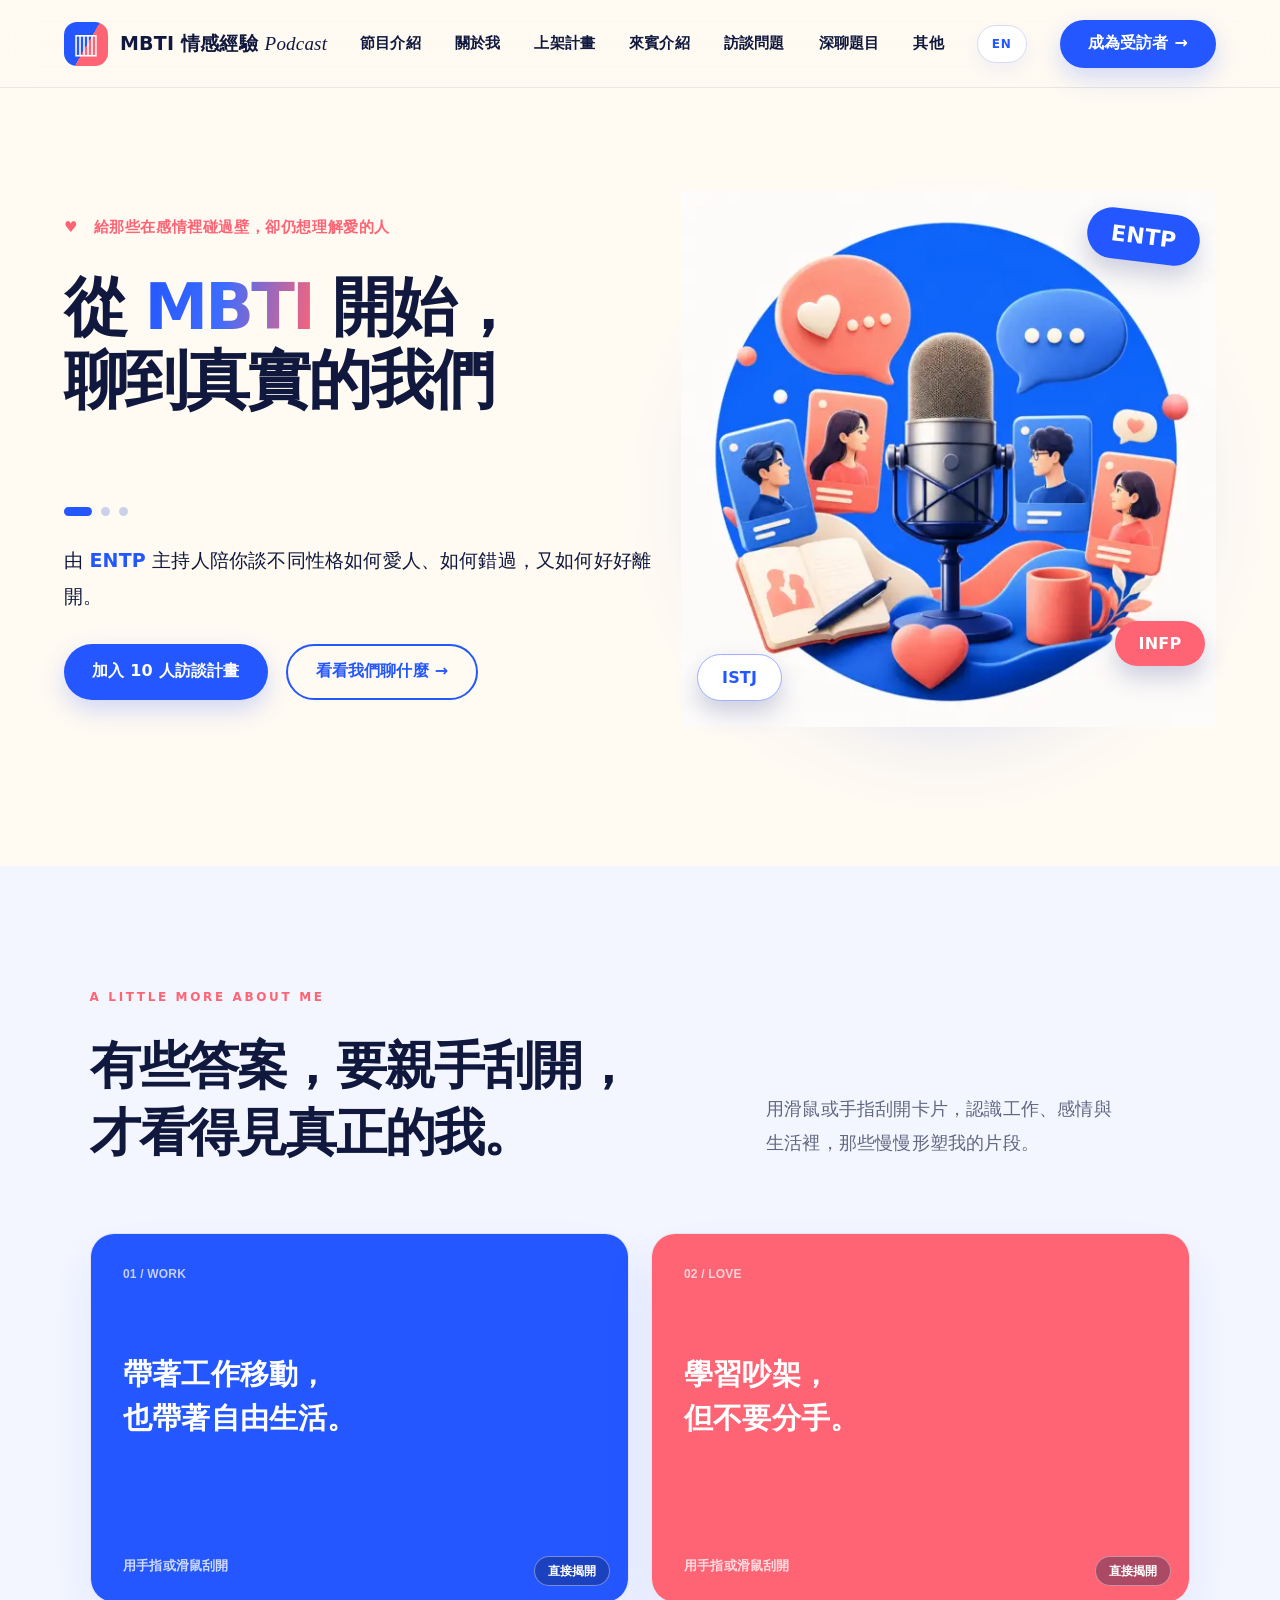
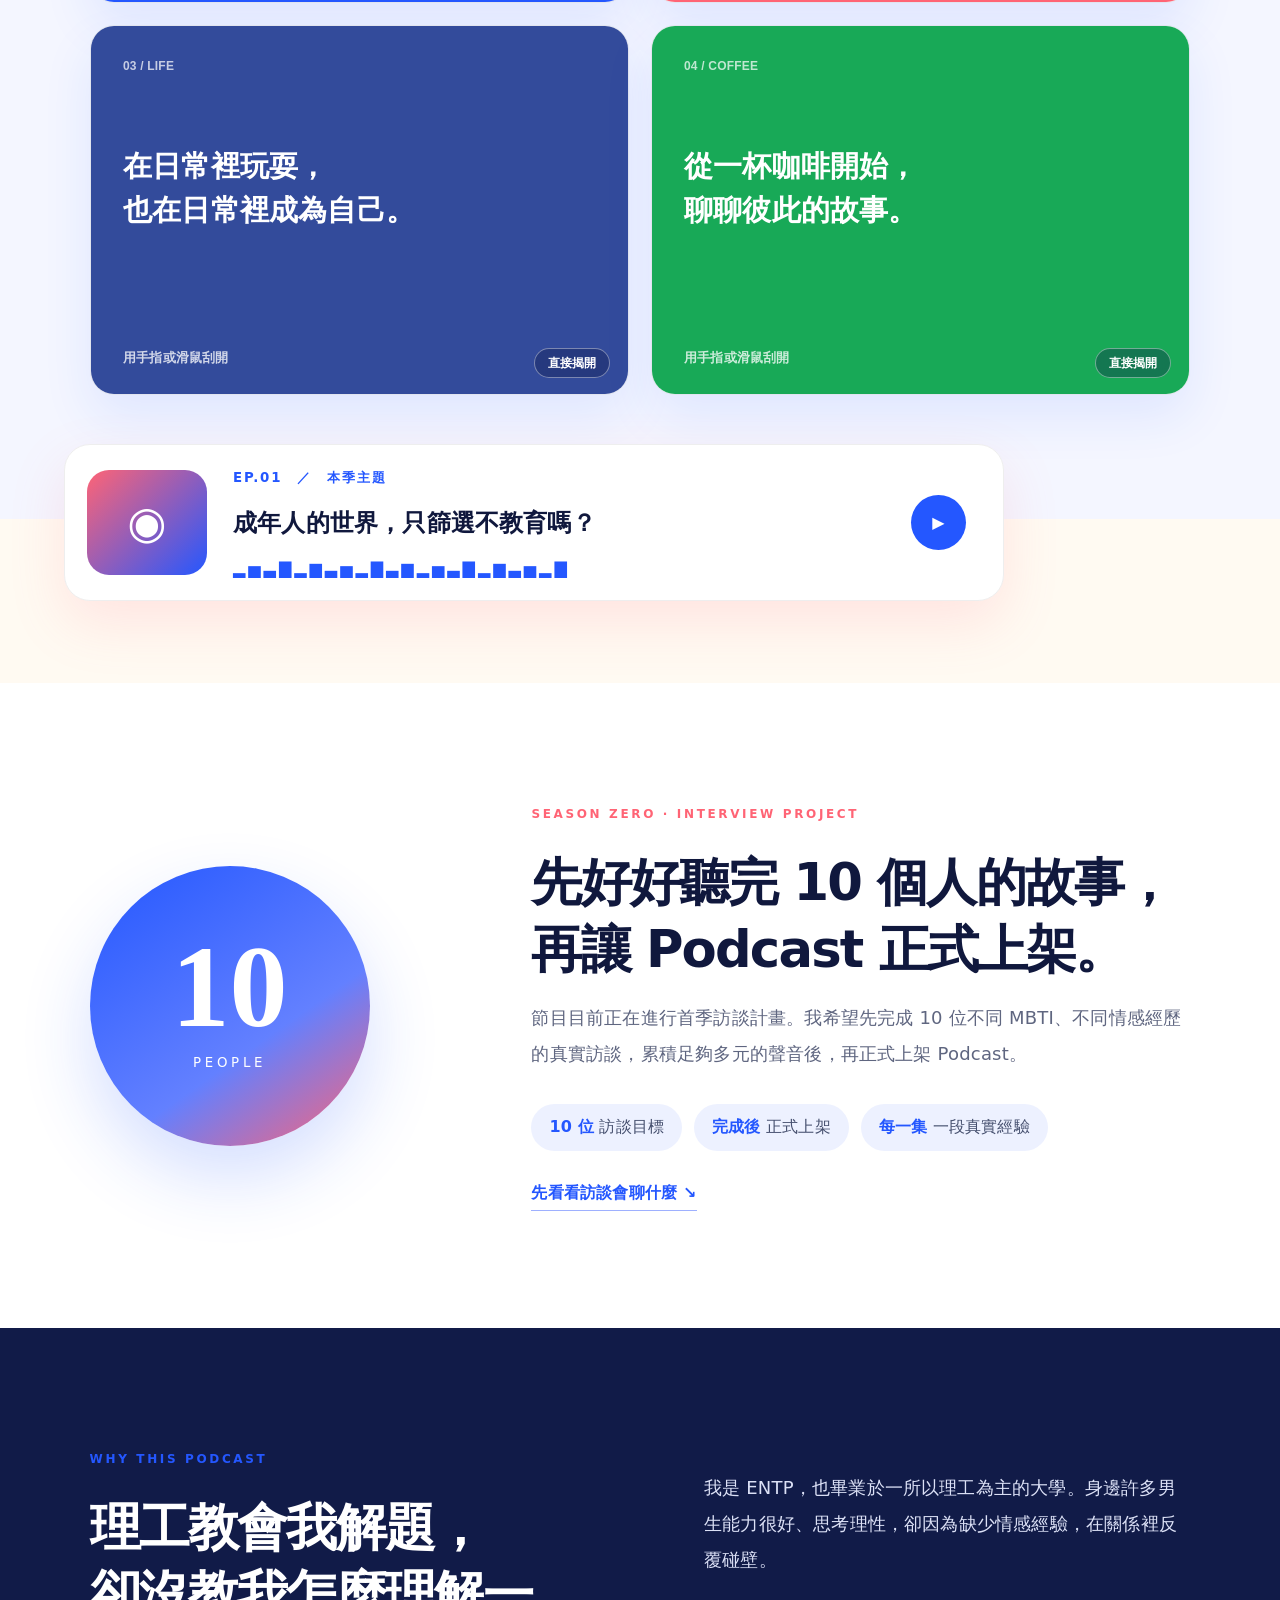
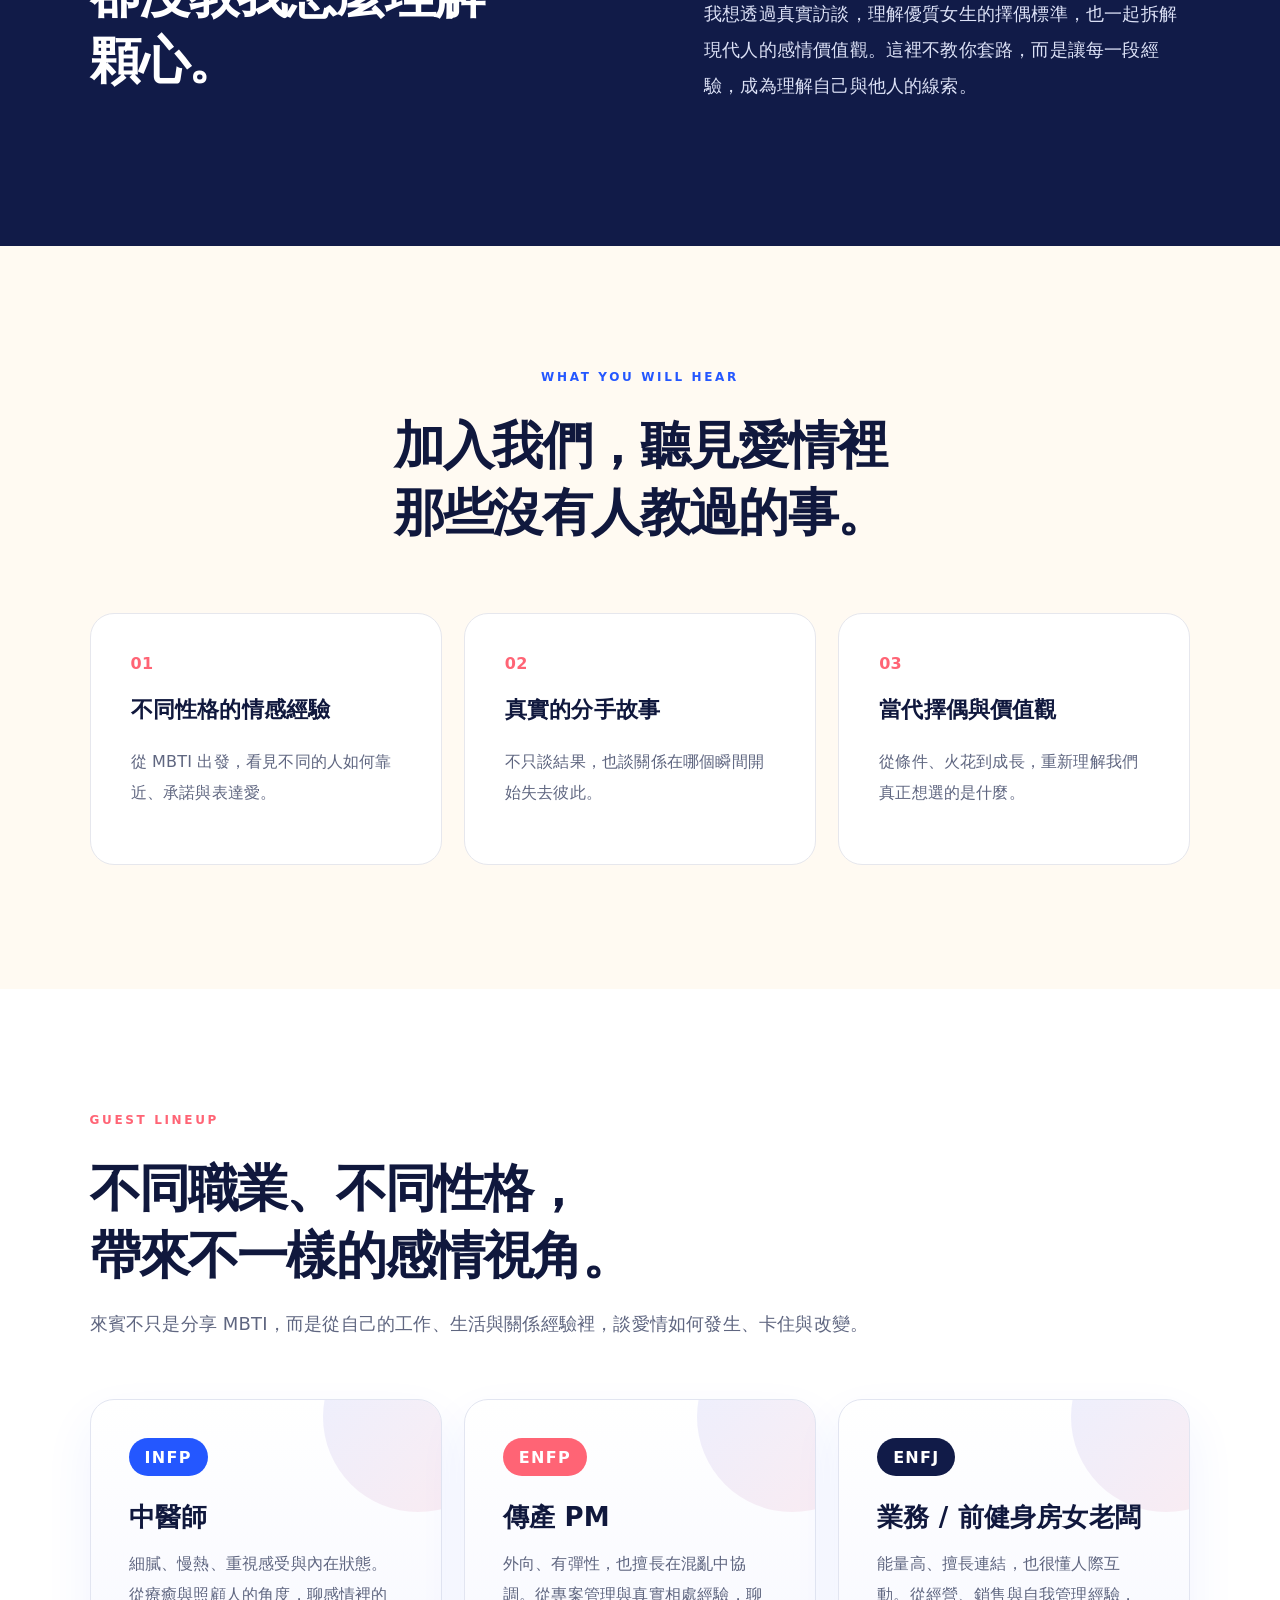
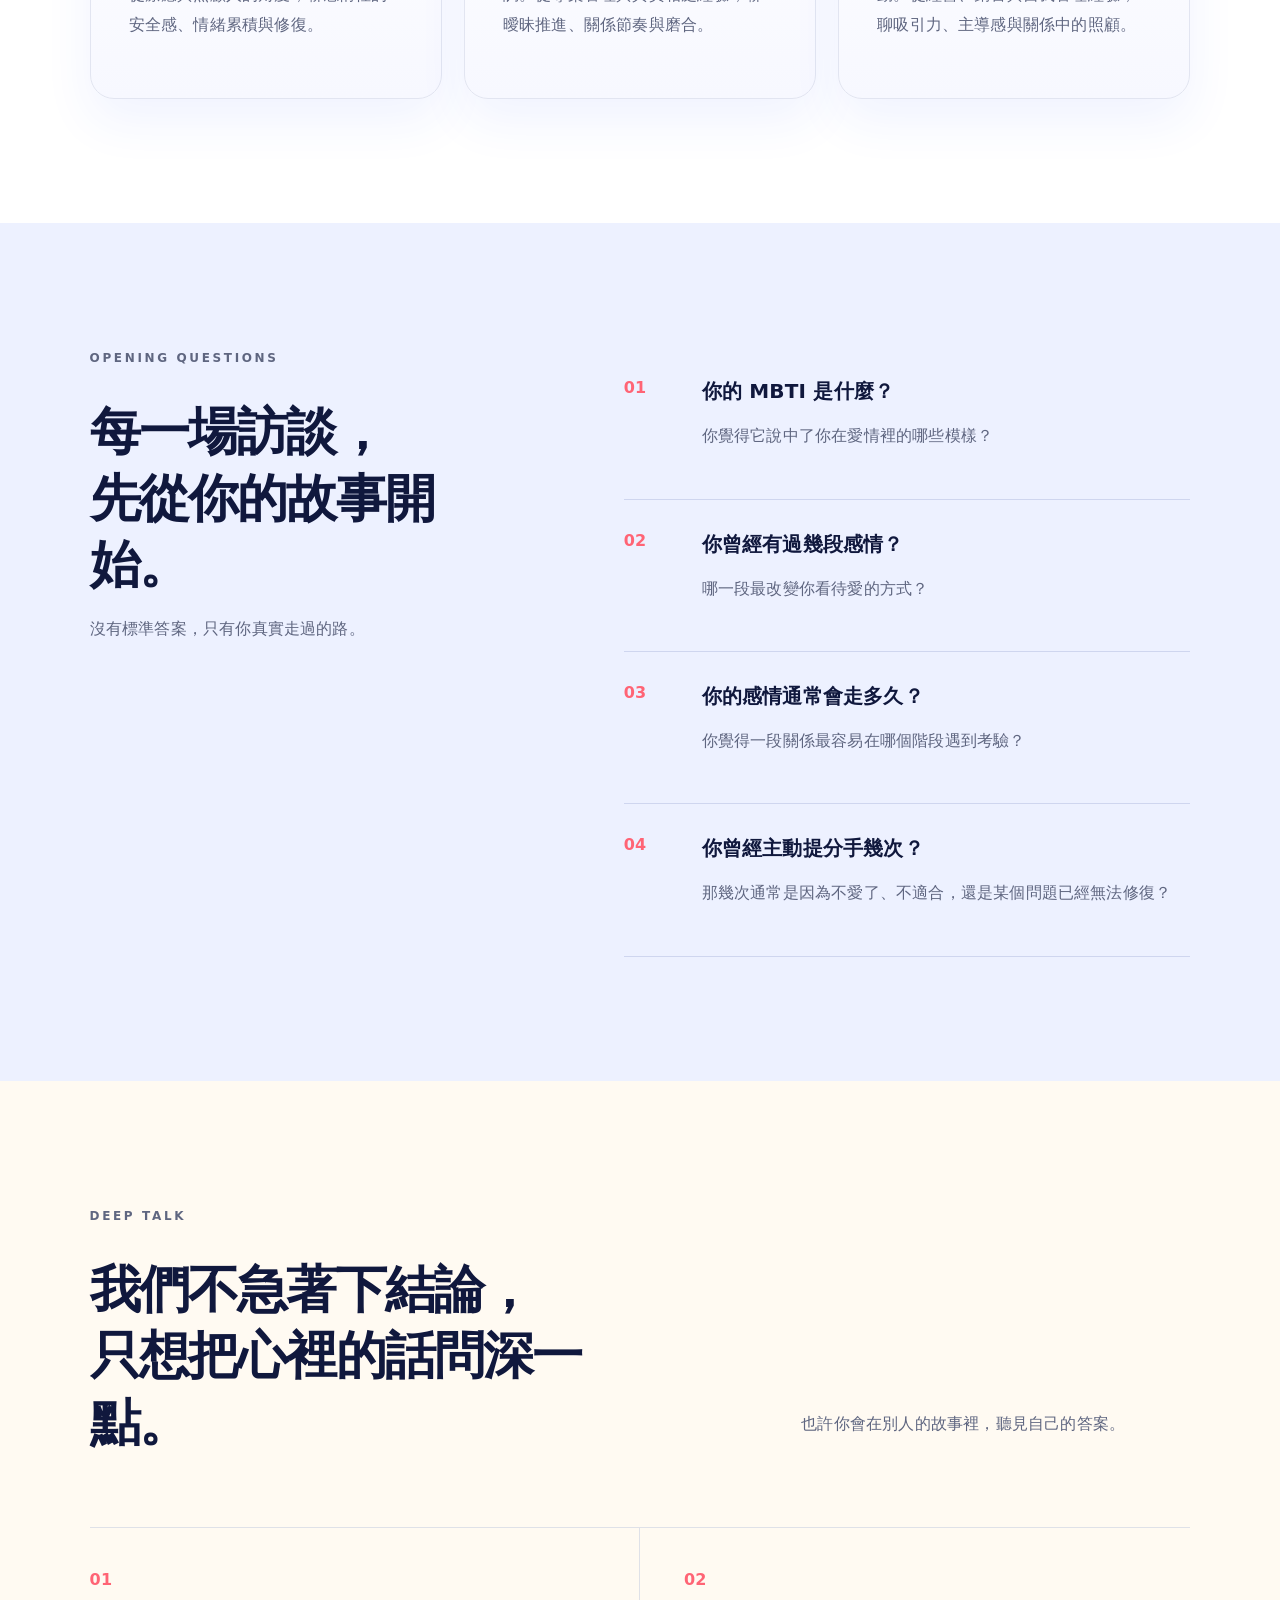
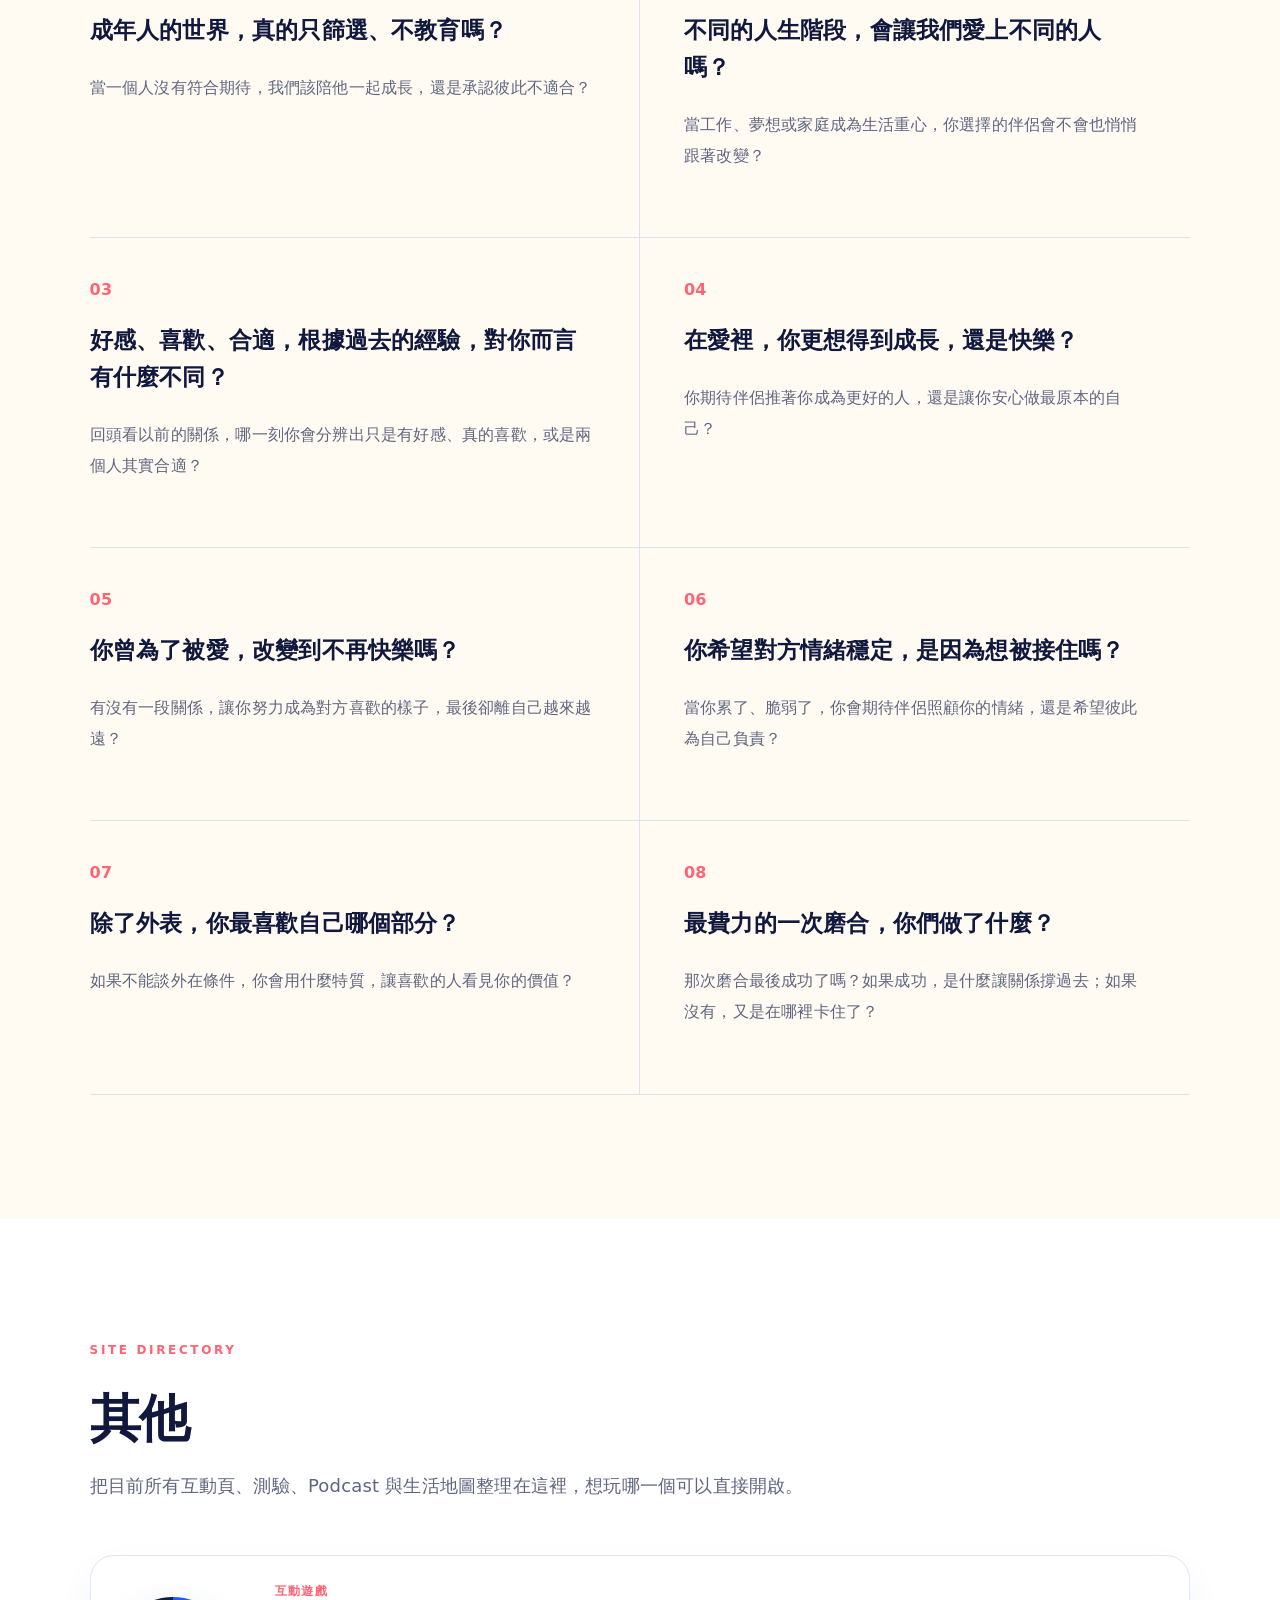
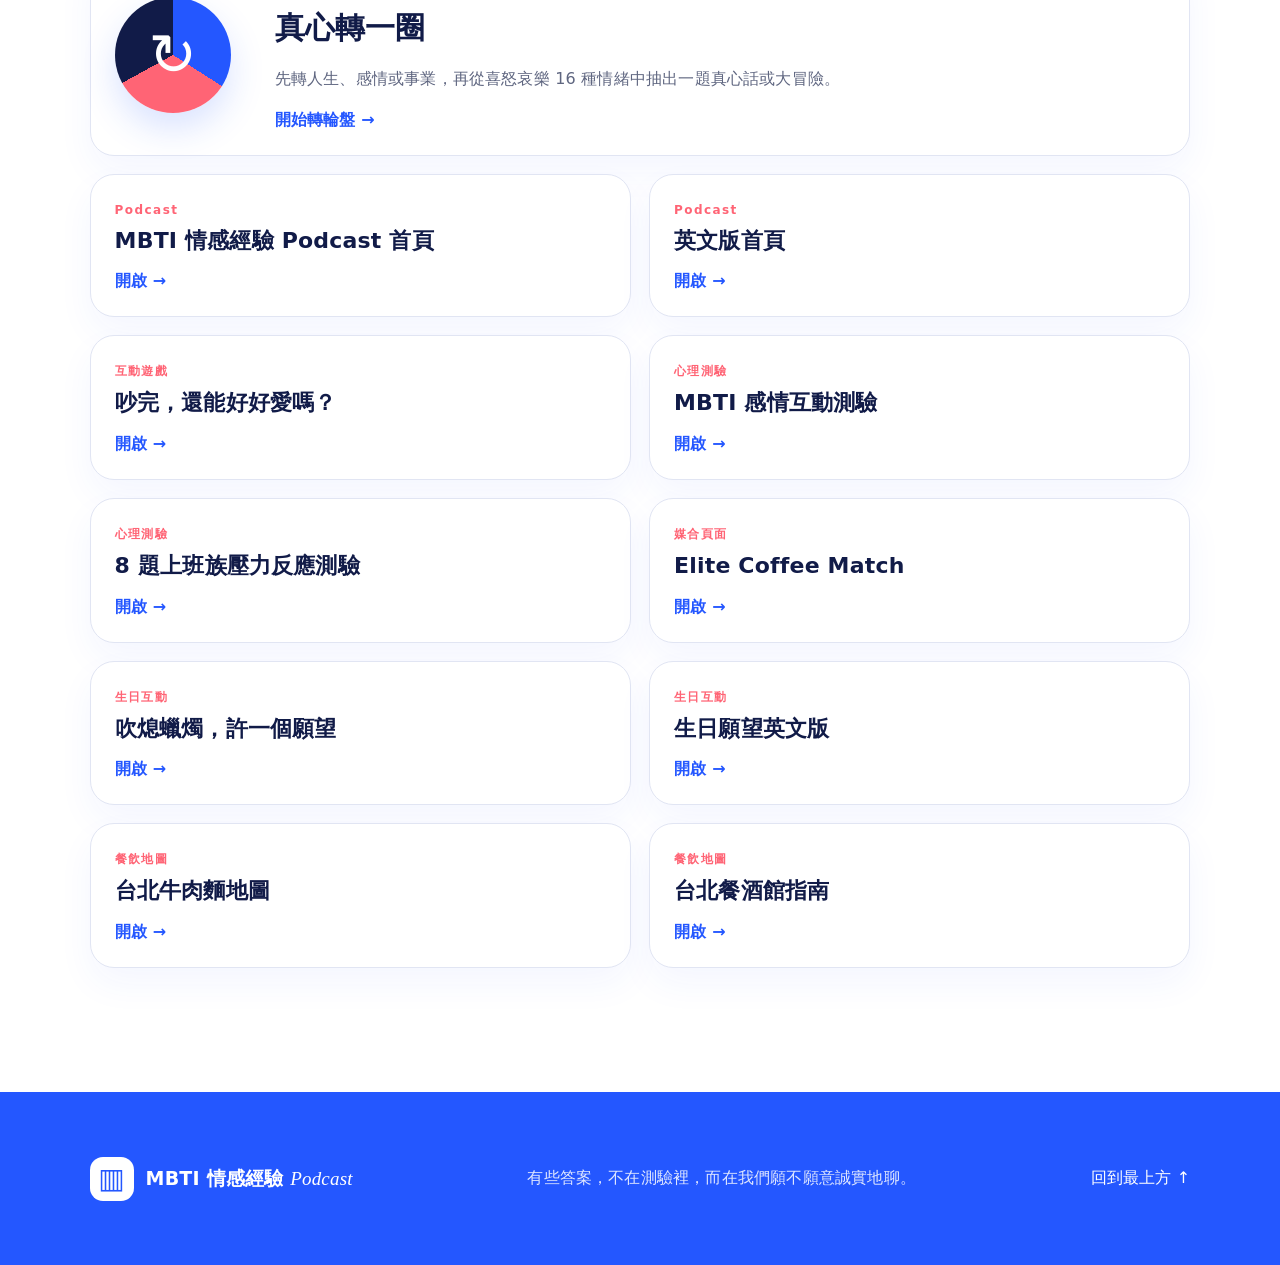
<file: index.html>
<!doctype html>
<html lang="zh-Hant">
<head>
  <meta charset="utf-8"><meta name="viewport" content="width=device-width,initial-scale=1">
  <title>MBTI 情感經驗 Podcast｜從性格聊到真實的我們</title>
  <meta name="description" content="由 ENTP 主持，透過真實情感經驗、分手故事與擇偶觀，理解不同性格如何愛人與離開。">
  <link rel="stylesheet" href="styles.css?v=guests1">
</head>
<body>
  <header><a class="brand" href="#top"><span class="logo">▥</span><strong>MBTI 情感經驗 <i>Podcast</i></strong></a><nav><a href="#about">節目介紹</a><a href="#mbti-love-me">關於我</a><a href="#launch">上架計畫</a><a href="#guests">來賓介紹</a><a href="#questions">訪談問題</a><a href="#topics">深聊題目</a><a href="#more">其他</a></nav><a class="lang-toggle" href="index-en.html" aria-label="Switch to English">EN</a><a class="button compact" href="#launch">成為受訪者 →</a></header>
  <main>
    <section class="hero" id="top">
      <div class="hero-copy"><p class="eyebrow">♥　給那些在感情裡碰過壁，卻仍想理解愛的人</p>
        <div class="slogans" aria-live="polite"><h1 class="active">從 <em>MBTI</em> 開始，<br>聊到真實的我們</h1><h1>愛情沒有標準答案，<br><em>但每段故事都有線索</em></h1><h1>那些理性沒教會我們的，<br><em>愛情會慢慢告訴你</em></h1></div>
        <div class="dots"><button class="active" aria-label="第一句標語"></button><button aria-label="第二句標語"></button><button aria-label="第三句標語"></button></div>
        <p class="lead">由 <b>ENTP</b> 主持人陪你談不同性格如何愛人、如何錯過，又如何好好離開。</p><div class="actions"><a class="button" href="#launch">加入 10 人訪談計畫</a><a class="button outline" href="#topics">看看我們聊什麼 →</a></div>
      </div>
      <div class="visual"><div class="circle"></div><img src="[data-uri]" alt="Podcast 麥克風與情感對話泡泡"><span class="chip entp">ENTP</span><span class="chip infp">INFP</span><span class="chip istj">ISTJ</span></div>
    </section>
    <section class="dimensions section" id="mbti-love-me">
      <div class="dimension-head"><div><p class="kicker coral">A LITTLE MORE ABOUT ME</p><h2>有些答案，要親手刮開，<br>才看得見真正的我。</h2></div><p class="dimension-lead">用滑鼠或手指刮開卡片，認識工作、感情與生活裡，那些慢慢形塑我的片段。</p></div>
      <div class="dimension-grid scratch-grid">
        <article class="scratch-card" data-color="#2457ff" data-kicker="01 / WORK" data-line-one="帶著工作移動，" data-line-two="也帶著自由生活。">
          <div class="scratch-content"><span>工作面</span><p>從事網路行銷，是一名自營工作者，我可以自由選擇工作的地方。曾在九份、日本和峇里島海灘打開電腦；風景很浪漫，網路卻不太合作，也讓我明白自由需要承擔現實。</p></div>
          <canvas class="scratch-layer" aria-hidden="true"></canvas><button class="scratch-reveal" type="button">直接揭開</button>
        </article>
        <article class="scratch-card" data-color="#ff6475" data-kicker="02 / LOVE" data-line-one="學習吵架，" data-line-two="但不要分手。">
          <div class="scratch-content"><span>感情面</span><p>在感情裡，我渴望的不只是陪伴，也想和另一半一起聽著 Podcast、分享想法，學習如何吵架卻不分手，在刺激的磨合過程裡，更理解彼此，也一起成長與靠近。</p></div>
          <canvas class="scratch-layer" aria-hidden="true"></canvas><button class="scratch-reveal" type="button">直接揭開</button>
        </article>
        <article class="scratch-card" data-color="#334b9b" data-kicker="03 / LIFE" data-line-one="在日常裡玩耍，" data-line-two="也在日常裡成為自己。">
          <div class="scratch-content"><span>生活面</span><p>我對生活保有好奇，喜歡滑雪時的速度感、桌遊裡的互動，也享受親自下廚的療癒。透過旅行、運動、烹飪與日常相處，我慢慢找到更自在、更踏實、有熱情的生活方式。</p></div>
          <canvas class="scratch-layer" aria-hidden="true"></canvas><button class="scratch-reveal" type="button">直接揭開</button>
        </article>

        <article class="scratch-card coffee-card" data-color="#18a957" data-kicker="04 / COFFEE" data-line-one="從一杯咖啡開始，" data-line-two="聊聊彼此的故事。">
          <div class="scratch-content coffee-content coffee-switcher"><button class="coffee-stage" type="button" aria-pressed="false" aria-label="點一下顯示咖啡券 QR Code"><span class="coffee-media"><img class="coffee-photo" src="[data-uri]" alt="書店裡一整面溫暖燈光的書牆"><img class="coffee-qr" src="[data-uri]" alt="LINE 咖啡券兌換 QR Code"></span><span class="coffee-message"><span class="coffee-kicker">從一杯咖啡開始</span><strong class="coffee-before">點一下，<br>領取咖啡券。</strong><strong class="coffee-after">咖啡券<br>已經解鎖。</strong><small class="coffee-before">也許一次真誠的認識，可以從分享一杯咖啡開始。</small><small class="coffee-after">掃描或長按 QR Code，即可開啟咖啡券。</small></span></button></div>
          <canvas class="scratch-layer" aria-hidden="true"></canvas><button class="scratch-reveal" type="button">直接揭開</button>
        </article>
      </div>
    </section>
    <section class="episode"><div class="cover">◉</div><div><small>EP.01　／　本季主題</small><h2>成年人的世界，只篩選不教育嗎？</h2><div class="wave">▂▅▃▇▂▆▃▅▂▇▃▆▂▅▃▇▂▆▃▅▂▇</div></div><a href="#topics">▶</a></section>
    <section class="launch section" id="launch"><div class="ten"><b>10</b><small>PEOPLE</small></div><div><p class="kicker coral">SEASON ZERO · INTERVIEW PROJECT</p><h2>先好好聽完 10 個人的故事，<br>再讓 Podcast 正式上架。</h2><p class="bodycopy">節目目前正在進行首季訪談計畫。我希望先完成 10 位不同 MBTI、不同情感經歷的真實訪談，累積足夠多元的聲音後，再正式上架 Podcast。</p><div class="meta"><span><b>10 位</b> 訪談目標</span><span><b>完成後</b> 正式上架</span><span><b>每一集</b> 一段真實經驗</span></div><a class="textlink" href="#questions">先看看訪談會聊什麼 ↘</a></div></section>
    <section class="about section" id="about"><div><p class="kicker">WHY THIS PODCAST</p><h2>理工教會我解題，<br>卻沒教我怎麼理解一顆心。</h2></div><div class="bodycopy"><p>我是 ENTP，也畢業於一所以理工為主的大學。身邊許多男生能力很好、思考理性，卻因為缺少情感經驗，在關係裡反覆碰壁。</p><p>我想透過真實訪談，理解優質女生的擇偶標準，也一起拆解現代人的感情價值觀。這裡不教你套路，而是讓每一段經驗，成為理解自己與他人的線索。</p></div></section>
    <section class="section benefits"><p class="kicker">WHAT YOU WILL HEAR</p><h2>加入我們，聽見愛情裡<br>那些沒有人教過的事。</h2><div class="cards"><article><b>01</b><h3>不同性格的情感經驗</h3><p>從 MBTI 出發，看見不同的人如何靠近、承諾與表達愛。</p></article><article><b>02</b><h3>真實的分手故事</h3><p>不只談結果，也談關係在哪個瞬間開始失去彼此。</p></article><article><b>03</b><h3>當代擇偶與價值觀</h3><p>從條件、火花到成長，重新理解我們真正想選的是什麼。</p></article></div></section>
    <section class="guests section" id="guests"><div class="guest-head"><p class="kicker coral">GUEST LINEUP</p><h2>不同職業、不同性格，<br>帶來不一樣的感情視角。</h2><p>來賓不只是分享 MBTI，而是從自己的工作、生活與關係經驗裡，談愛情如何發生、卡住與改變。</p></div><div class="guest-grid"><article><span>INFP</span><h3>中醫師</h3><p>細膩、慢熱、重視感受與內在狀態。從療癒與照顧人的角度，聊感情裡的安全感、情緒累積與修復。</p></article><article><span>ENFP</span><h3>傳產 PM</h3><p>外向、有彈性，也擅長在混亂中協調。從專案管理與真實相處經驗，聊曖昧推進、關係節奏與磨合。</p></article><article><span>ENFJ</span><h3>業務 / 前健身房女老闆</h3><p>能量高、擅長連結，也很懂人際互動。從經營、銷售與自我管理經驗，聊吸引力、主導感與關係中的照顧。</p></article></div></section>
    <section class="questions section" id="questions"><div><p class="kicker coral">OPENING QUESTIONS</p><h2>每一場訪談，<br>先從你的故事開始。</h2><p>沒有標準答案，只有你真實走過的路。</p></div><ol><li><span>01</span><div><b>你的 MBTI 是什麼？</b><p>你覺得它說中了你在愛情裡的哪些模樣？</p></div></li><li><span>02</span><div><b>你曾經有過幾段感情？</b><p>哪一段最改變你看待愛的方式？</p></div></li><li><span>03</span><div><b>你的感情通常會走多久？</b><p>你覺得一段關係最容易在哪個階段遇到考驗？</p></div></li><li><span>04</span><div><b>你曾經主動提分手幾次？</b><p>那幾次通常是因為不愛了、不適合，還是某個問題已經無法修復？</p></div></li></ol></section>
    <section class="topics section" id="topics"><div class="topic-head"><div><p class="kicker">DEEP TALK</p><h2>我們不急著下結論，<br>只想把心裡的話問深一點。</h2></div><p>也許你會在別人的故事裡，聽見自己的答案。</p></div><div class="topic-grid" id="topicGrid"></div></section>
    <section class="more section" id="more"><div class="more-head"><p class="kicker coral">OTHER EXPERIENCES</p><h2>其他互動</h2><p>不一定要等到訪談，轉一圈也能開始一場真心對話。</p></div><div class="more-grid"><a class="more-card" href="truth-or-dare-wheel/"><span class="more-icon" aria-hidden="true">↻</span><div><small>雙輪盤互動遊戲</small><h3>真心轉一圈</h3><p>先轉人生、感情或事業，再從喜怒哀樂 16 種情緒中抽出一題真心話或大冒險。</p><b>開始轉輪盤 →</b></div></a></div></section>
  </main>
  <footer><div class="brand"><span class="logo">▥</span><strong>MBTI 情感經驗 <i>Podcast</i></strong></div><p>有些答案，不在測驗裡，而在我們願不願意誠實地聊。</p><a href="#top">回到最上方 ↑</a></footer>
  <script src="script.js?v=88d9105"></script>
</body></html>
</file>
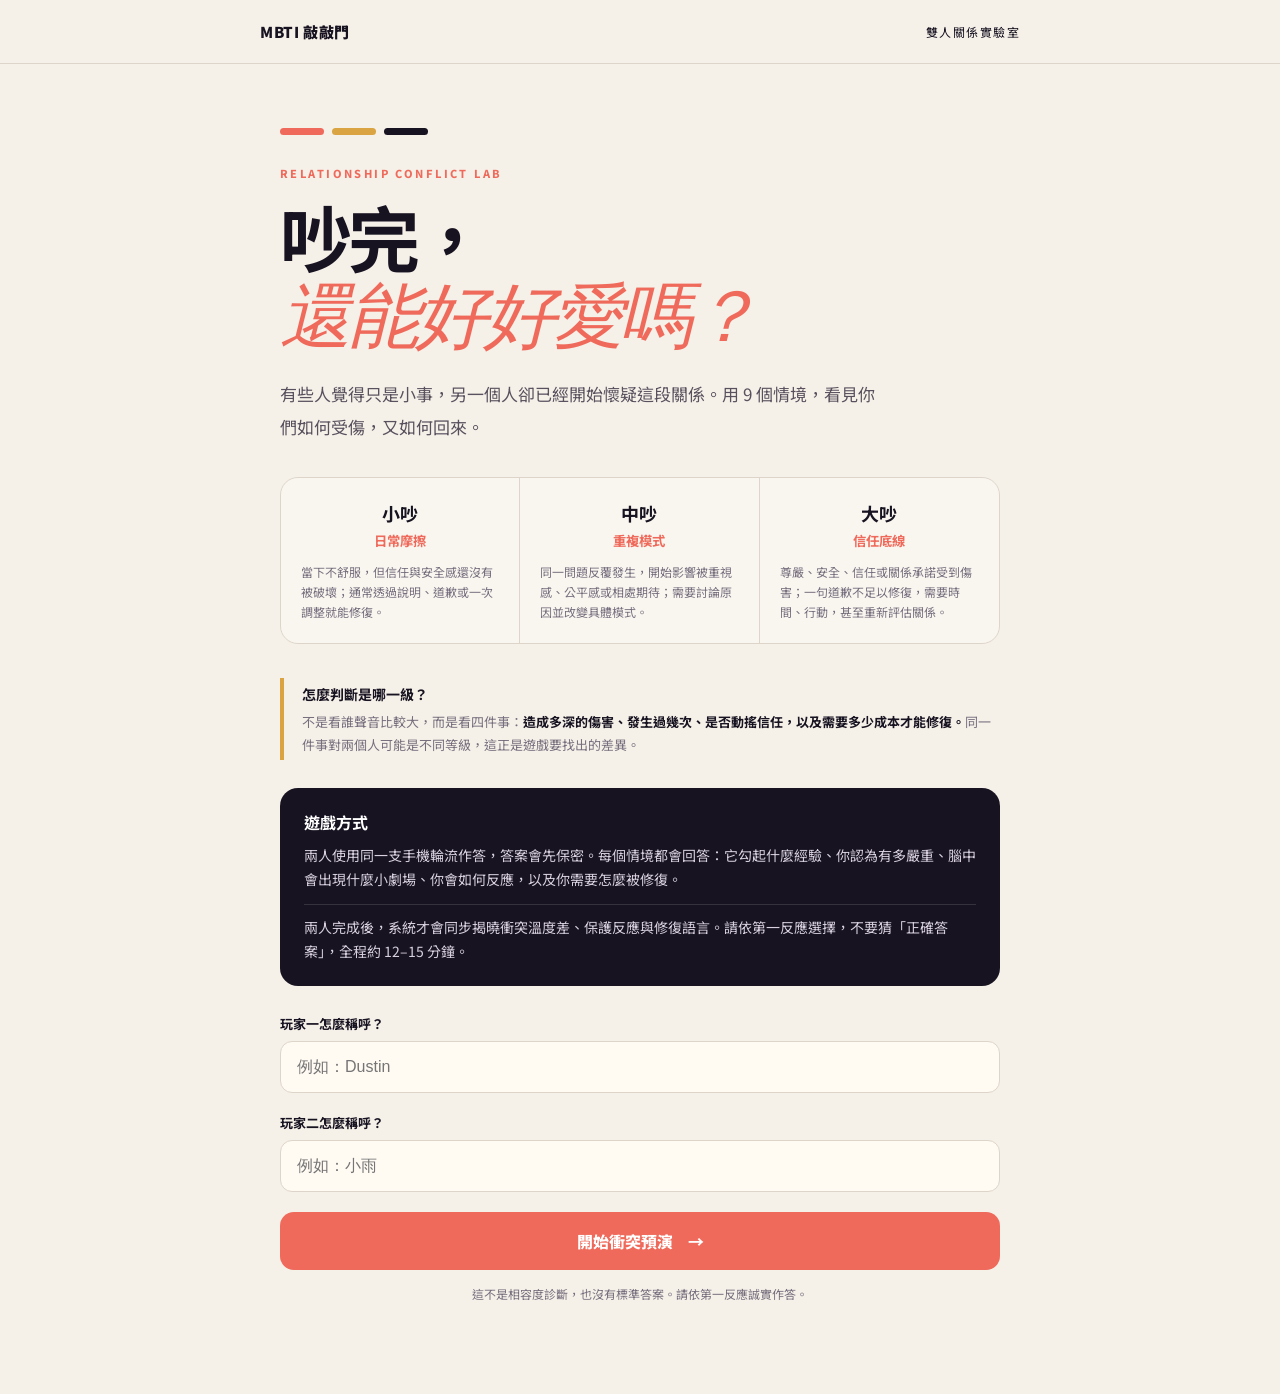
<file: conflict-game/index.html>
<!doctype html>
<html lang="zh-Hant">
<head>
  <meta charset="utf-8">
  <meta name="viewport" content="width=device-width,initial-scale=1">
  <meta name="theme-color" content="#171321">
  <title>吵完，還能好好愛嗎？｜雙人衝突預演</title>
  <meta name="description" content="小吵、中吵、大吵的雙人關係互動遊戲，找出你們的衝突溫度差、小劇場與修復語言。">
  <link rel="stylesheet" href="styles.css?v=1">
</head>
<body>
  <header class="topbar"><a href="../" class="brand">MBTI 敲敲門</a><span>雙人關係實驗室</span></header>
  <main id="app">
    <section class="screen active" id="welcome">
      <div class="hero-mark"><span></span><span></span><span></span></div>
      <p class="eyebrow">RELATIONSHIP CONFLICT LAB</p>
      <h1>吵完，<br><em>還能好好愛嗎？</em></h1>
      <p class="lead">有些人覺得只是小事，另一個人卻已經開始懷疑這段關係。用 9 個情境，看見你們如何受傷，又如何回來。</p>
      <div class="levels">
        <div><b>小吵</b><small>日常摩擦</small><p>當下不舒服，但信任與安全感還沒有被破壞；通常透過說明、道歉或一次調整就能修復。</p></div>
        <div><b>中吵</b><small>重複模式</small><p>同一問題反覆發生，開始影響被重視感、公平感或相處期待；需要討論原因並改變具體模式。</p></div>
        <div><b>大吵</b><small>信任底線</small><p>尊嚴、安全、信任或關係承諾受到傷害；一句道歉不足以修復，需要時間、行動，甚至重新評估關係。</p></div>
      </div>
      <div class="definition-note">
        <b>怎麼判斷是哪一級？</b>
        <p>不是看誰聲音比較大，而是看四件事：<strong>造成多深的傷害、發生過幾次、是否動搖信任，以及需要多少成本才能修復。</strong>同一件事對兩個人可能是不同等級，這正是遊戲要找出的差異。</p>
      </div>
      <div class="notice"><b>遊戲方式</b><p>兩人使用同一支手機輪流作答，答案會先保密。每個情境都會回答：它勾起什麼經驗、你認為有多嚴重、腦中會出現什麼小劇場、你會如何反應，以及你需要怎麼被修復。</p><p>兩人完成後，系統才會同步揭曉衝突溫度差、保護反應與修復語言。請依第一反應選擇，不要猜「正確答案」，全程約 12–15 分鐘。</p></div>
      <label class="name-field"><span>玩家一怎麼稱呼？</span><input id="p1Name" maxlength="10" placeholder="例如：Dustin"></label>
      <label class="name-field"><span>玩家二怎麼稱呼？</span><input id="p2Name" maxlength="10" placeholder="例如：小雨"></label>
      <button class="primary" id="startBtn">開始衝突預演 <span>→</span></button>
      <p class="fine">這不是相容度診斷，也沒有標準答案。請依第一反應誠實作答。</p>
    </section>

    <section class="screen handoff" id="handoff">
      <div class="lock">✦</div><p class="eyebrow" id="handoffStep">PLAYER 1</p>
      <h2>請把手機交給<br><em id="handoffName">玩家一</em></h2>
      <p id="handoffText">接下來是你的秘密作答時間，另一位請先不要偷看。</p>
      <button class="primary" id="readyBtn">我準備好了</button>
    </section>

    <section class="screen" id="quiz">
      <div class="progress-head"><button class="ghost" id="quitBtn">×</button><div><small id="playerLabel">玩家一作答中</small><div class="bar"><i id="progressBar"></i></div></div><b id="progressText">1 / 9</b></div>
      <article class="scenario-card">
        <div class="level-tag" id="levelTag">小吵 · 日常摩擦</div><span class="scenario-no" id="scenarioNo">01</span>
        <h2 id="scenarioTitle"></h2><p id="scenarioText"></p>
      </article>
      <div class="question-block"><p class="q-label">01 · 情境投射</p><h3>這個畫面最讓你想到什麼？</h3><div class="options" id="relationOptions"></div></div>
      <div class="question-block"><p class="q-label">02 · 衝突溫度</p><h3>如果發生在你身上，你會把它放在哪一級？</h3><div class="severity" id="severityOptions"></div></div>
      <div class="question-block"><p class="q-label">03 · 內心小劇場</p><h3>你腦中最可能先冒出哪句話？</h3><div class="options compact" id="storyOptions"></div></div>
      <div class="question-block"><p class="q-label">04 · 第一反應</p><h3>你接下來最可能怎麼做？</h3><div class="options compact" id="reactionOptions"></div></div>
      <div class="question-block"><p class="q-label">05 · 修復語言</p><h3>你最需要對方做哪一件事？</h3><div class="options compact" id="repairOptions"></div></div>
      <button class="primary sticky" id="nextBtn" disabled>確認這一題 <span>→</span></button>
    </section>

    <section class="screen" id="results">
      <p class="eyebrow">YOUR CONFLICT MAP</p><h1>你們不是不在乎，<br><em>只是受傷的翻譯不同。</em></h1>
      <div class="score-card"><span>衝突溫度差</span><strong id="gapScore">0.0</strong><small>/ 3 級</small><p id="gapText"></p></div>
      <div class="result-section"><div class="section-title"><span>01</span><h2>九個情境的溫度</h2></div><div id="scenarioResults" class="scenario-results"></div></div>
      <div class="result-section"><div class="section-title"><span>02</span><h2>你們的衝突本能</h2></div><div class="profile-grid" id="profileResults"></div></div>
      <div class="result-section"><div class="section-title"><span>03</span><h2>最容易卡住的循環</h2></div><div class="cycle" id="cycleResult"></div></div>
      <div class="result-section"><div class="section-title"><span>04</span><h2>修復公約</h2></div><div class="covenant" id="covenant"></div></div>
      <div class="actions"><button class="primary" id="copyBtn">複製結果摘要</button><button class="secondary" id="restartBtn">重新開始</button></div>
      <a class="back-home" href="../">回到 MBTI 敲敲門</a>
    </section>
  </main>
  <script src="script.js?v=1"></script>
</body>
</html>
</file>
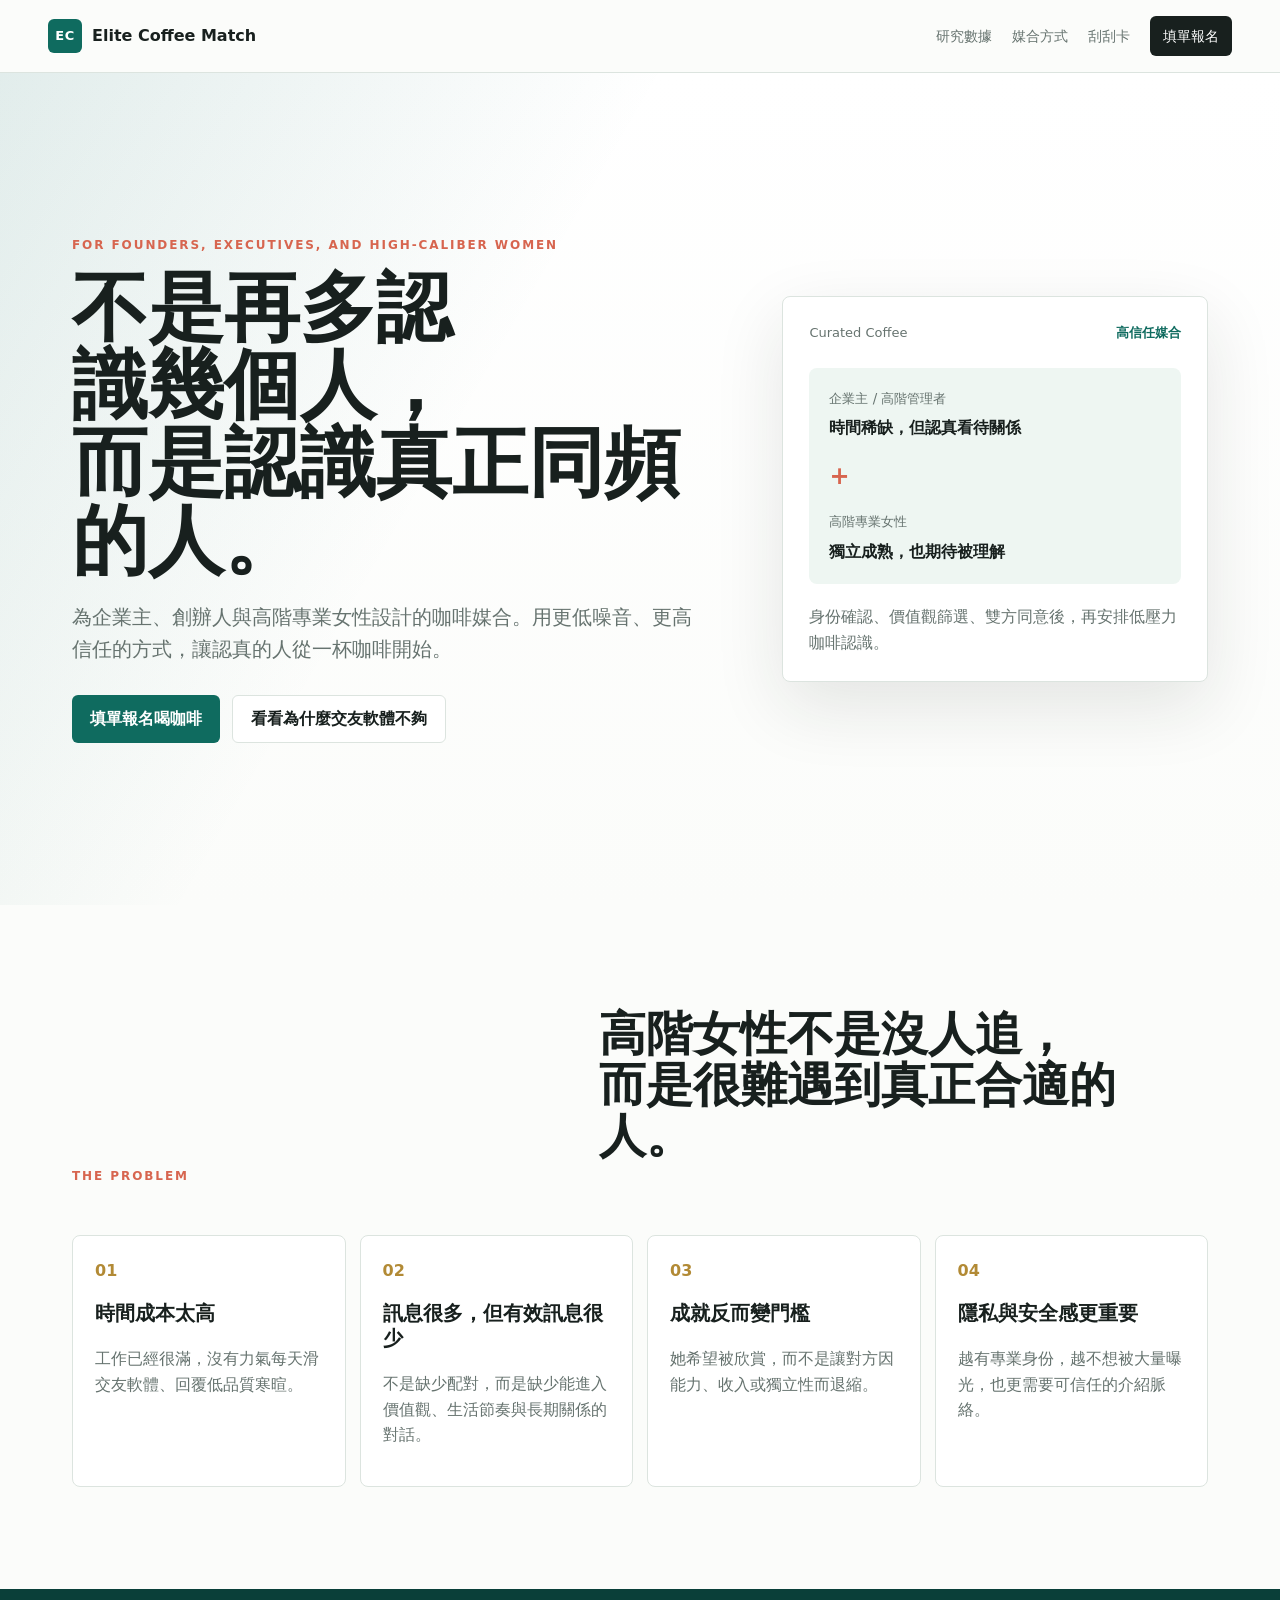
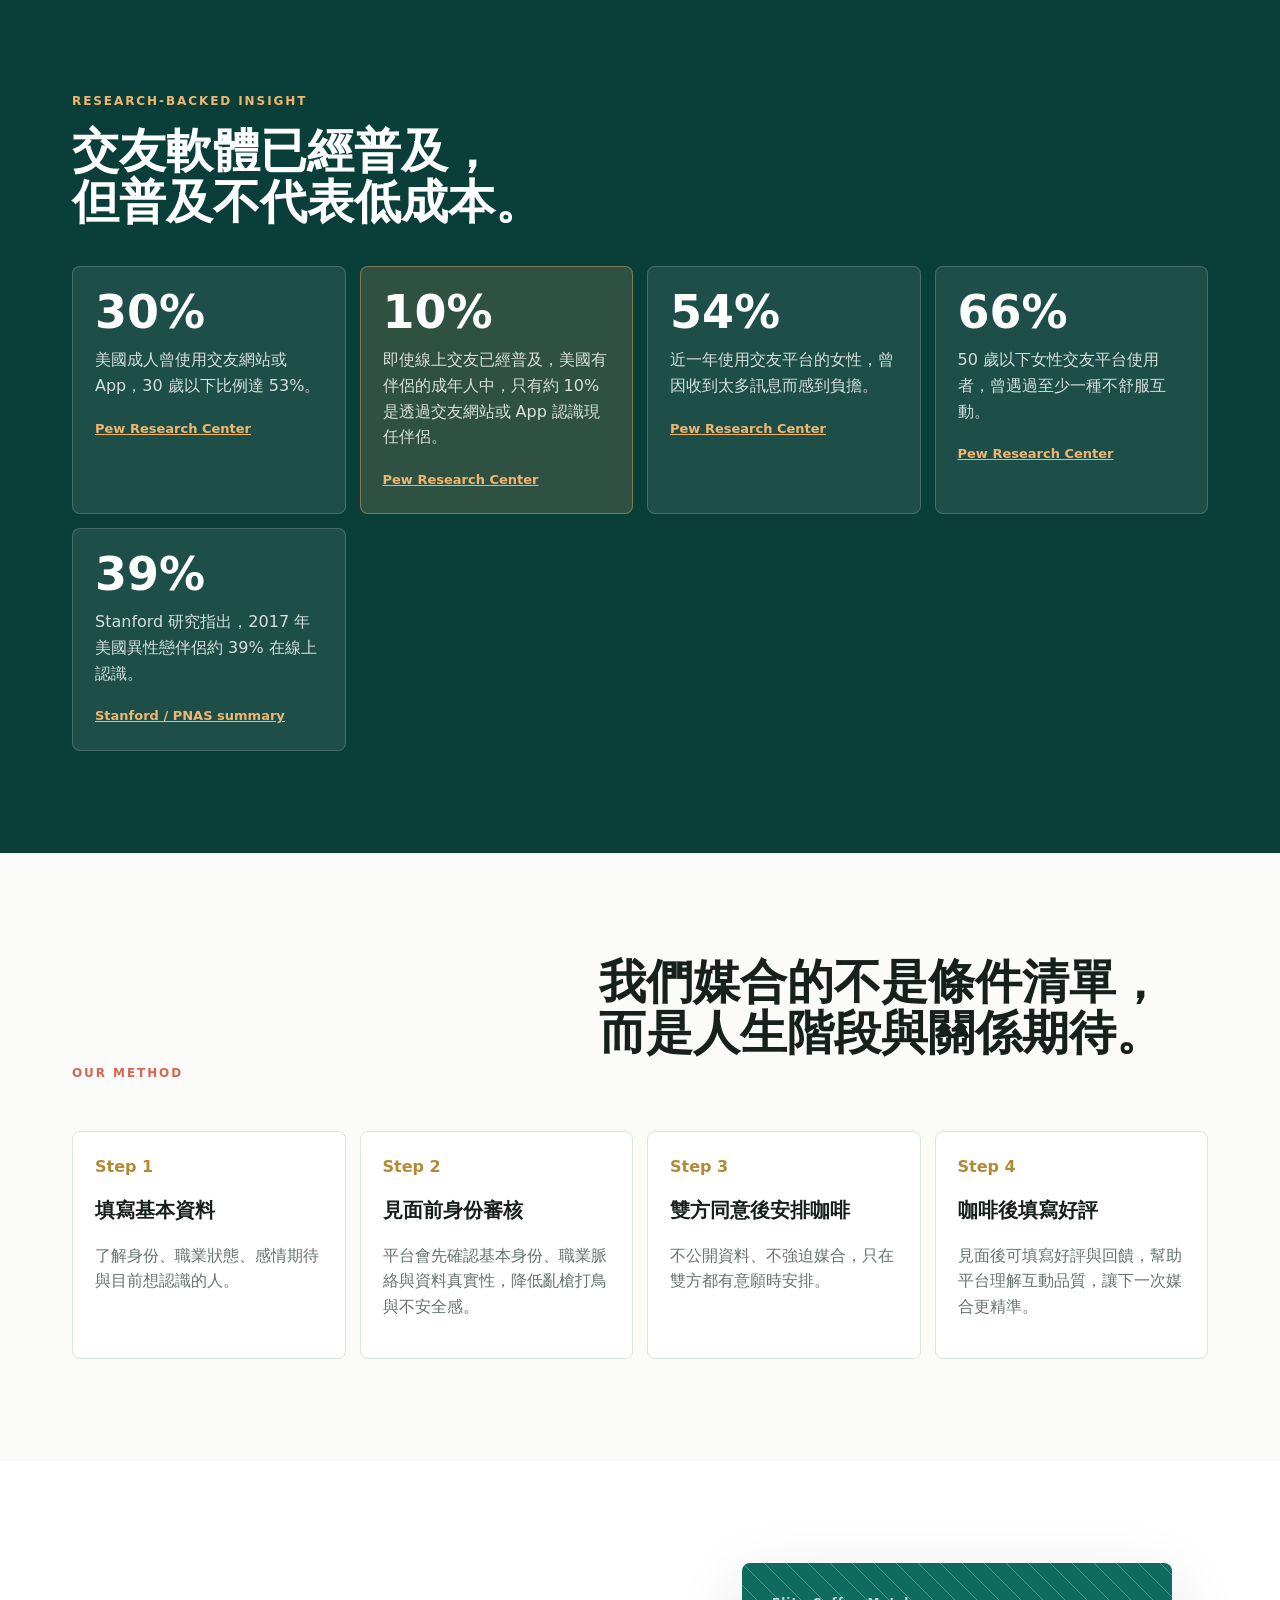
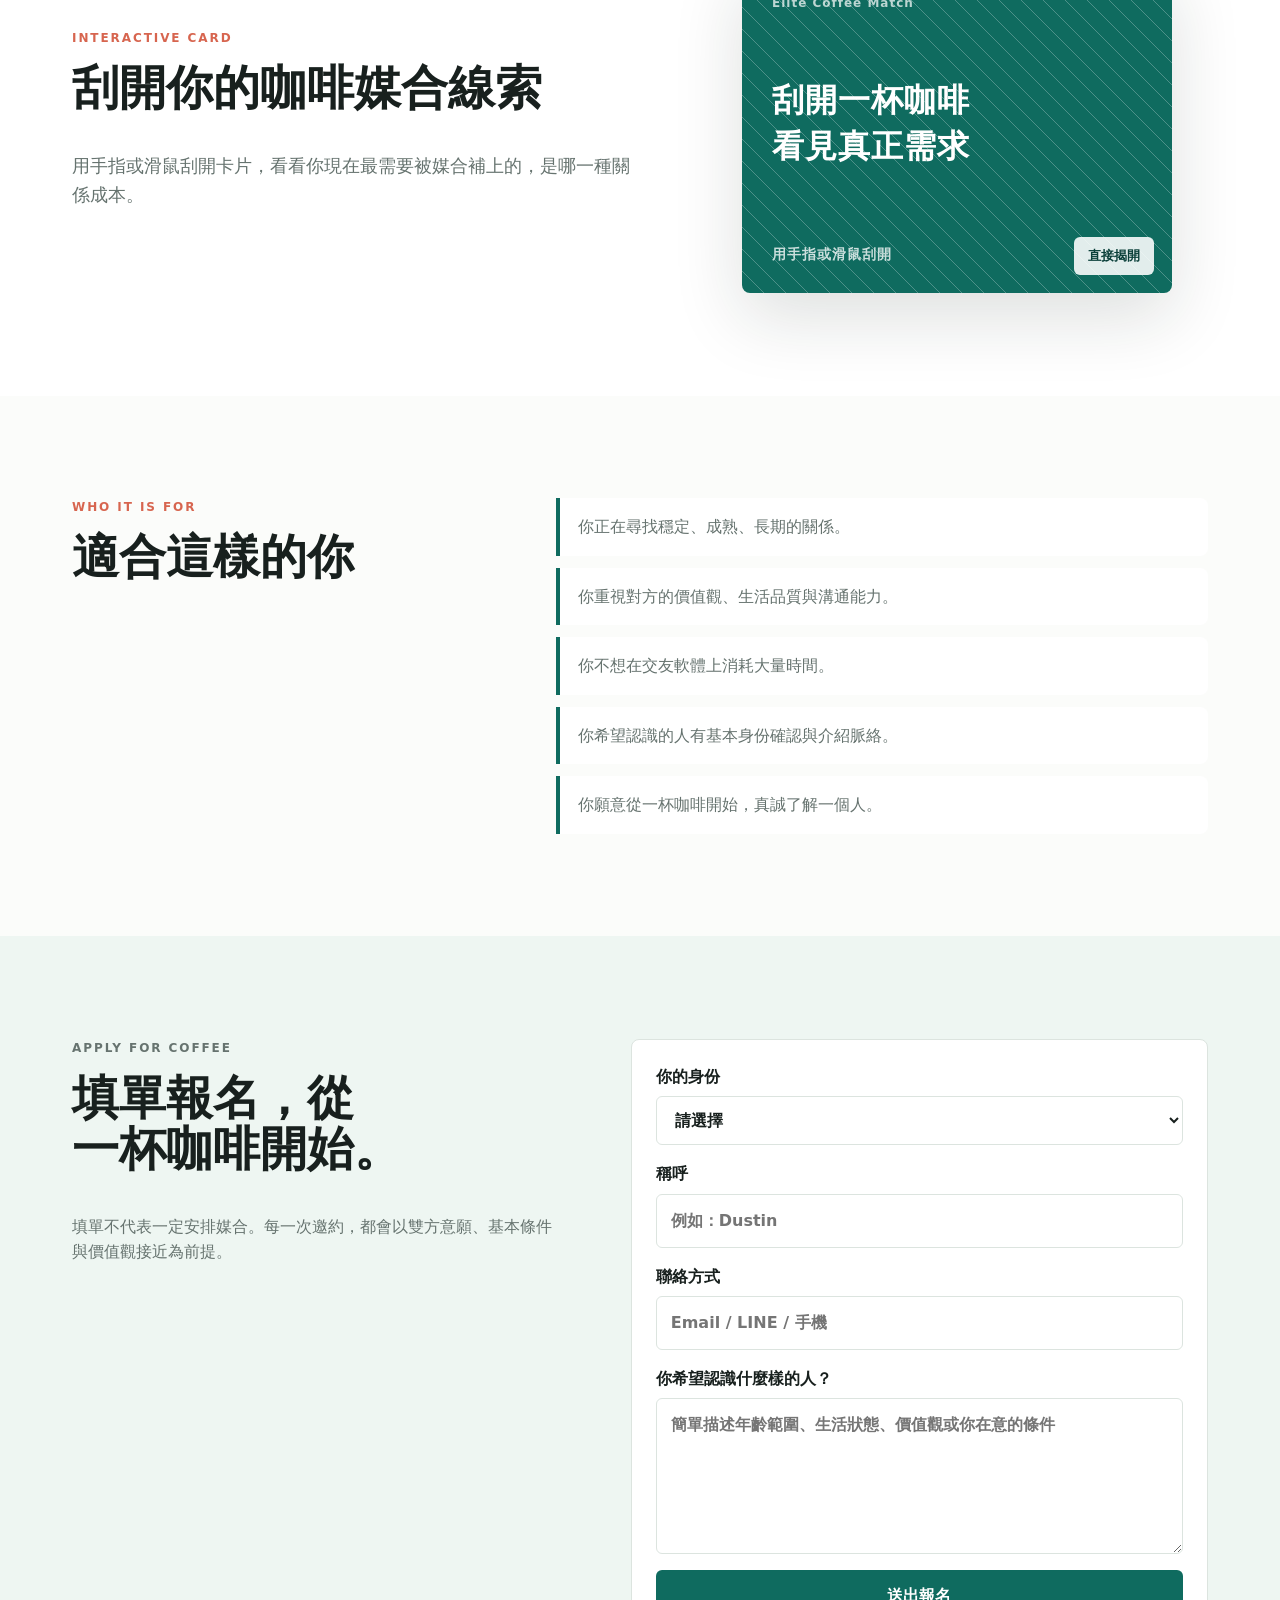
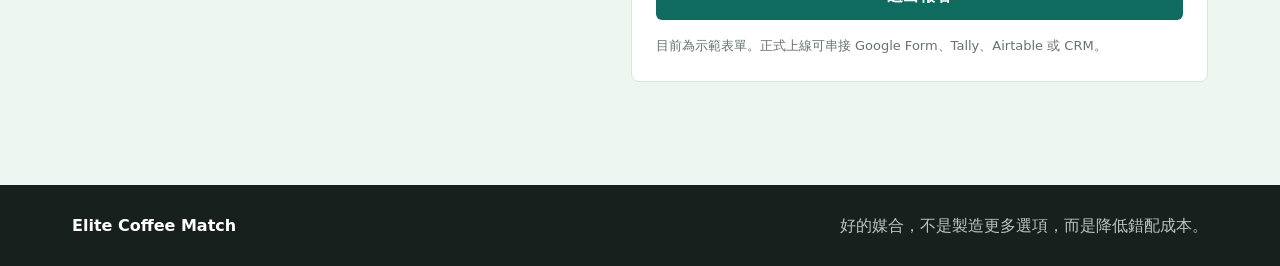
<file: elite-coffee-match/index.html>
<!doctype html>
<html lang="zh-Hant">
<head>
  <meta charset="utf-8">
  <meta name="viewport" content="width=device-width, initial-scale=1">
  <title>Elite Coffee Match｜企業主與高階專業女性的咖啡媒合</title>
  <meta name="description" content="為企業主、創辦人與高階專業女性打造的低噪音、高信任咖啡媒合。從身份確認、價值觀篩選，到一杯咖啡開始認識。">
  <link rel="stylesheet" href="styles.css">
</head>
<body>
  <header class="site-header">
    <a class="brand" href="#top" aria-label="回到首頁">
      <span class="brand-mark">EC</span>
      <span>Elite Coffee Match</span>
    </a>
    <nav aria-label="主要導覽">
      <a href="#insight">研究數據</a>
      <a href="#match">媒合方式</a>
      <a href="#scratch">刮刮卡</a>
      <a class="nav-cta" href="#apply">填單報名</a>
    </nav>
  </header>

  <main id="top">
    <section class="hero">
      <div class="hero-copy">
        <p class="eyebrow">For founders, executives, and high-caliber women</p>
        <h1>不是再多認識幾個人，<br>而是認識真正同頻的人。</h1>
        <p class="lead">為企業主、創辦人與高階專業女性設計的咖啡媒合。用更低噪音、更高信任的方式，讓認真的人從一杯咖啡開始。</p>
        <div class="hero-actions">
          <a class="button primary" href="#apply">填單報名喝咖啡</a>
          <a class="button ghost" href="#insight">看看為什麼交友軟體不夠</a>
        </div>
      </div>
      <aside class="hero-panel" aria-label="服務重點">
        <div class="panel-top">
          <span>Curated Coffee</span>
          <strong>高信任媒合</strong>
        </div>
        <div class="match-card">
          <div>
            <small>企業主 / 高階管理者</small>
            <b>時間稀缺，但認真看待關係</b>
          </div>
          <span>+</span>
          <div>
            <small>高階專業女性</small>
            <b>獨立成熟，也期待被理解</b>
          </div>
        </div>
        <p>身份確認、價值觀篩選、雙方同意後，再安排低壓力咖啡認識。</p>
      </aside>
    </section>

    <section class="section problem">
      <div class="section-title">
        <p class="eyebrow">The problem</p>
        <h2>高階女性不是沒人追，<br>而是很難遇到真正合適的人。</h2>
      </div>
      <div class="problem-grid">
        <article>
          <span>01</span>
          <h3>時間成本太高</h3>
          <p>工作已經很滿，沒有力氣每天滑交友軟體、回覆低品質寒暄。</p>
        </article>
        <article>
          <span>02</span>
          <h3>訊息很多，但有效訊息很少</h3>
          <p>不是缺少配對，而是缺少能進入價值觀、生活節奏與長期關係的對話。</p>
        </article>
        <article>
          <span>03</span>
          <h3>成就反而變門檻</h3>
          <p>她希望被欣賞，而不是讓對方因能力、收入或獨立性而退縮。</p>
        </article>
        <article>
          <span>04</span>
          <h3>隱私與安全感更重要</h3>
          <p>越有專業身份，越不想被大量曝光，也更需要可信任的介紹脈絡。</p>
        </article>
      </div>
    </section>

    <section class="section insight" id="insight">
      <div class="section-title compact">
        <p class="eyebrow">Research-backed insight</p>
        <h2>交友軟體已經普及，<br>但普及不代表低成本。</h2>
      </div>
      <div class="stats">
        <article>
          <b>30%</b>
          <p>美國成人曾使用交友網站或 App，30 歲以下比例達 53%。</p>
          <a href="https://www.pewresearch.org/internet/2023/02/02/from-looking-for-love-to-swiping-the-field-online-dating-in-the-u-s/" target="_blank" rel="noreferrer">Pew Research Center</a>
        </article>
        <article class="stat-focus">
          <b>10%</b>
          <p>即使線上交友已經普及，美國有伴侶的成年人中，只有約 10% 是透過交友網站或 App 認識現任伴侶。</p>
          <a href="https://www.pewresearch.org/short-reads/2023/02/02/key-findings-about-online-dating-in-the-u-s/" target="_blank" rel="noreferrer">Pew Research Center</a>
        </article>
        <article>
          <b>54%</b>
          <p>近一年使用交友平台的女性，曾因收到太多訊息而感到負擔。</p>
          <a href="https://www.pewresearch.org/short-reads/2023/02/02/key-findings-about-online-dating-in-the-u-s/" target="_blank" rel="noreferrer">Pew Research Center</a>
        </article>
        <article>
          <b>66%</b>
          <p>50 歲以下女性交友平台使用者，曾遇過至少一種不舒服互動。</p>
          <a href="https://www.pewresearch.org/internet/2023/02/02/from-looking-for-love-to-swiping-the-field-online-dating-in-the-u-s/" target="_blank" rel="noreferrer">Pew Research Center</a>
        </article>
        <article>
          <b>39%</b>
          <p>Stanford 研究指出，2017 年美國異性戀伴侶約 39% 在線上認識。</p>
          <a href="https://phys.org/news/2019-08-online-dating-popular-couples.html" target="_blank" rel="noreferrer">Stanford / PNAS summary</a>
        </article>
      </div>
    </section>

    <section class="section match" id="match">
      <div class="section-title">
        <p class="eyebrow">Our method</p>
        <h2>我們媒合的不是條件清單，<br>而是人生階段與關係期待。</h2>
      </div>
      <div class="steps">
        <div>
          <span>Step 1</span>
          <h3>填寫基本資料</h3>
          <p>了解身份、職業狀態、感情期待與目前想認識的人。</p>
        </div>
        <div>
          <span>Step 2</span>
          <h3>見面前身份審核</h3>
          <p>平台會先確認基本身份、職業脈絡與資料真實性，降低亂槍打鳥與不安全感。</p>
        </div>
        <div>
          <span>Step 3</span>
          <h3>雙方同意後安排咖啡</h3>
          <p>不公開資料、不強迫媒合，只在雙方都有意願時安排。</p>
        </div>
        <div>
          <span>Step 4</span>
          <h3>咖啡後填寫好評</h3>
          <p>見面後可填寫好評與回饋，幫助平台理解互動品質，讓下一次媒合更精準。</p>
        </div>
      </div>
    </section>

    <section class="section scratch-section" id="scratch">
      <div class="scratch-copy">
        <p class="eyebrow">Interactive card</p>
        <h2>刮開你的咖啡媒合線索</h2>
        <p>用手指或滑鼠刮開卡片，看看你現在最需要被媒合補上的，是哪一種關係成本。</p>
      </div>
      <div class="scratch-wrap">
        <article class="scratch-card" data-color="#0f6b5f" data-kicker="Elite Coffee Match" data-line-one="刮開一杯咖啡" data-line-two="看見真正需求">
          <div class="scratch-result">
            <small>你的線索</small>
            <h3>你缺的不是選項，而是可信任的篩選。</h3>
            <p>當訊息太多、品質太散，真正有效的不是更多滑動，而是更清楚的身份確認、價值觀過濾與介紹脈絡。</p>
            <a href="#apply">填單報名喝咖啡</a>
          </div>
          <canvas class="scratch-layer" aria-hidden="true"></canvas>
          <button class="scratch-reveal" type="button">直接揭開</button>
        </article>
      </div>
    </section>

    <section class="section fit">
      <div>
        <p class="eyebrow">Who it is for</p>
        <h2>適合這樣的你</h2>
      </div>
      <ul>
        <li>你正在尋找穩定、成熟、長期的關係。</li>
        <li>你重視對方的價值觀、生活品質與溝通能力。</li>
        <li>你不想在交友軟體上消耗大量時間。</li>
        <li>你希望認識的人有基本身份確認與介紹脈絡。</li>
        <li>你願意從一杯咖啡開始，真誠了解一個人。</li>
      </ul>
    </section>

    <section class="section apply" id="apply">
      <div class="apply-copy">
        <p class="eyebrow">Apply for coffee</p>
        <h2>填單報名，從一杯咖啡開始。</h2>
        <p>填單不代表一定安排媒合。每一次邀約，都會以雙方意願、基本條件與價值觀接近為前提。</p>
      </div>
      <form class="apply-form">
        <label>
          你的身份
          <select name="role" required>
            <option value="">請選擇</option>
            <option>企業主 / 創辦人</option>
            <option>高階主管 / 專業人士</option>
            <option>高階專業女性</option>
            <option>其他，但想了解</option>
          </select>
        </label>
        <label>
          稱呼
          <input name="name" type="text" placeholder="例如：Dustin" required>
        </label>
        <label>
          聯絡方式
          <input name="contact" type="text" placeholder="Email / LINE / 手機" required>
        </label>
        <label>
          你希望認識什麼樣的人？
          <textarea name="expectation" rows="5" placeholder="簡單描述年齡範圍、生活狀態、價值觀或你在意的條件"></textarea>
        </label>
        <button type="submit">送出報名</button>
        <p class="form-note">目前為示範表單。正式上線可串接 Google Form、Tally、Airtable 或 CRM。</p>
      </form>
    </section>
  </main>

  <footer>
    <strong>Elite Coffee Match</strong>
    <p>好的媒合，不是製造更多選項，而是降低錯配成本。</p>
  </footer>

  <script src="script.js"></script>
</body>
</html>
</file>
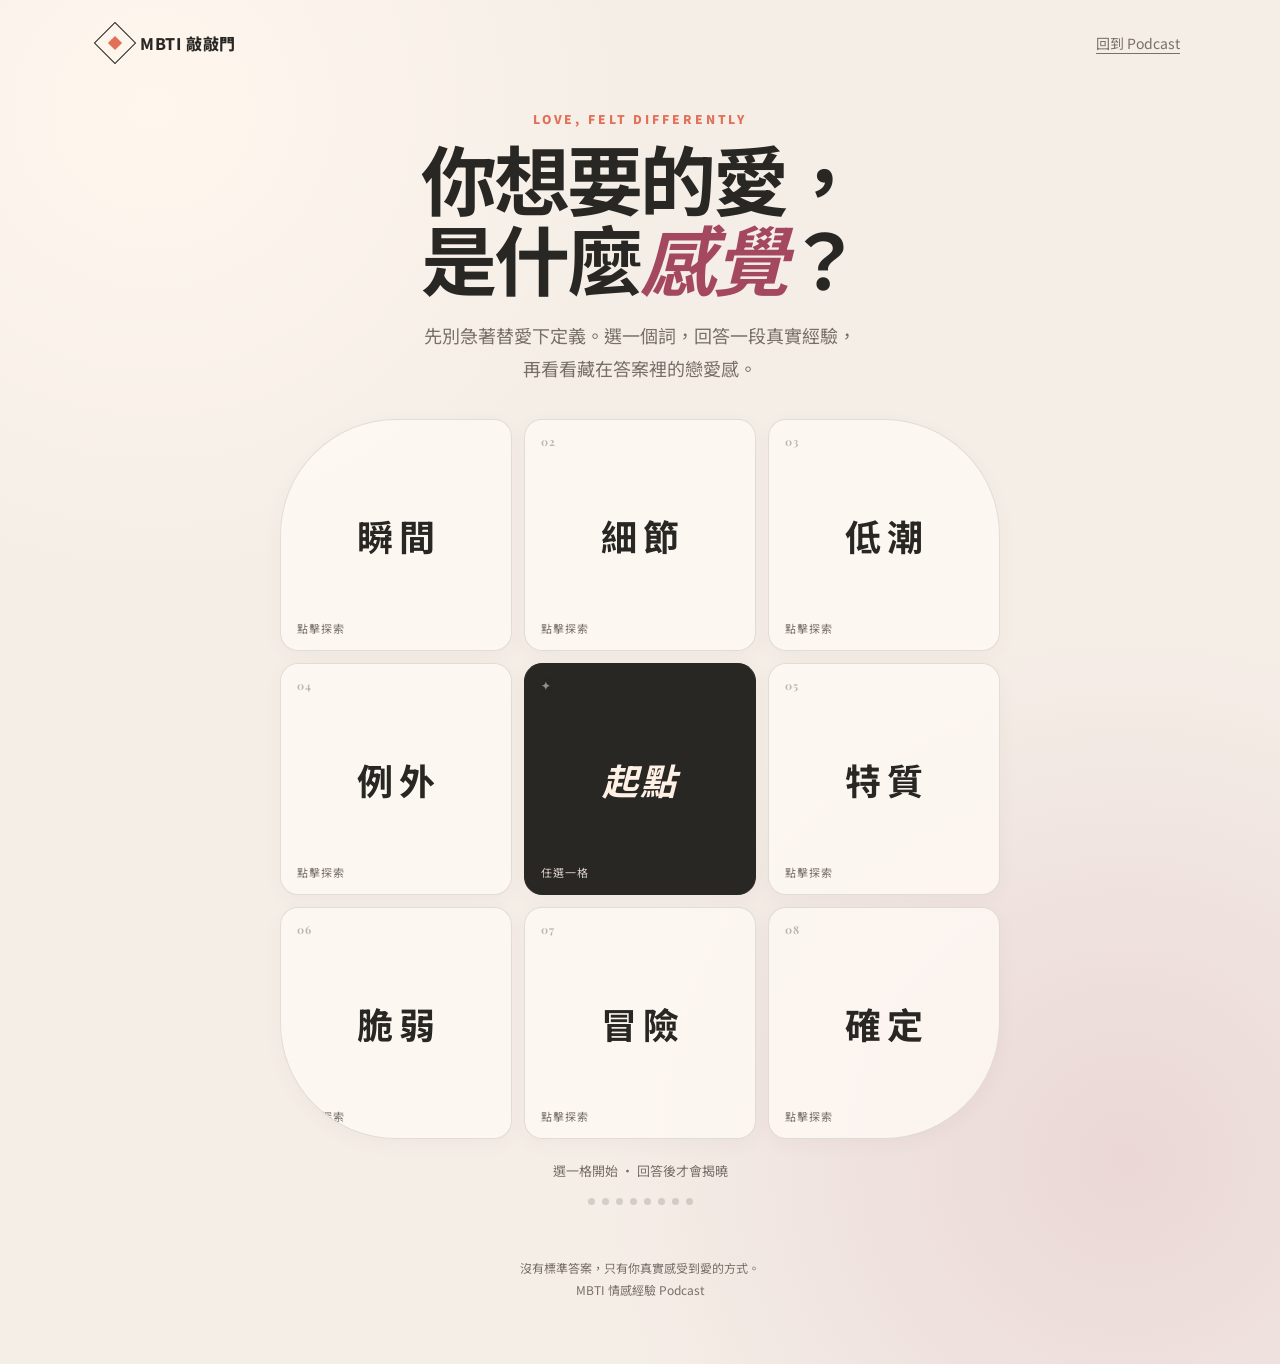
<file: feeling/index.html>
<!doctype html>
<html lang="zh-Hant">
<head>
  <meta charset="utf-8">
  <meta name="viewport" content="width=device-width, initial-scale=1">
  <meta name="theme-color" content="#f5eee7">
  <meta name="description" content="從八個生活問題，看見你真正重視的戀愛感。先回答，再揭曉。">
  <title>你的戀愛感｜MBTI 敲敲門</title>
  <style>
    @import url('https://fonts.googleapis.com/css2?family=Noto+Sans+TC:wght@400;500;600;700;900&family=Playfair+Display:ital,wght@0,700;1,700&display=swap');
    :root{--ink:#292724;--muted:#776f68;--paper:#f5eee7;--card:#fffaf5;--coral:#e26f57;--berry:#a3485f;--gold:#d2a85d;--line:rgba(41,39,36,.13);--shadow:0 18px 50px rgba(73,52,43,.12)}
    *{box-sizing:border-box}
    html{scroll-behavior:smooth}
    body{margin:0;min-height:100vh;background:radial-gradient(circle at 12% 8%,#fff7ee 0,transparent 28%),radial-gradient(circle at 88% 85%,#ead7d6 0,transparent 33%),var(--paper);color:var(--ink);font-family:'Noto Sans TC',sans-serif}
    button,textarea{font:inherit}
    button{color:inherit}
    .shell{width:min(1080px,calc(100% - 36px));margin:auto;padding:28px 0 64px}
    nav{display:flex;align-items:center;justify-content:space-between;margin-bottom:52px}
    .brand{display:flex;align-items:center;gap:10px;text-decoration:none;color:var(--ink);font-weight:800;letter-spacing:.04em}
    .mark{display:grid;place-items:center;width:30px;height:30px;border:1.5px solid var(--ink);transform:rotate(45deg)}
    .mark i{display:block;width:10px;height:10px;background:var(--coral)}
    nav>a:last-child{color:var(--muted);font-size:14px;text-underline-offset:4px}
    header{text-align:center;margin:0 auto 34px;max-width:720px}
    .eyebrow{font-size:12px;font-weight:900;letter-spacing:.24em;color:var(--coral);margin:0 0 12px}
    h1{margin:0;font-family:'Playfair Display','Noto Sans TC',serif;font-size:clamp(42px,7vw,76px);line-height:1.05;letter-spacing:-.04em}
    h1 em{font-weight:700;color:var(--berry)}
    .lead{font-size:clamp(15px,2vw,18px);line-height:1.85;color:var(--muted);margin:20px auto 0}
    .board{position:relative;display:grid;grid-template-columns:repeat(3,1fr);gap:12px;width:min(720px,100%);margin:0 auto}
    .tile{position:relative;aspect-ratio:1;border:1px solid var(--line);border-radius:18px;background:rgba(255,250,245,.76);box-shadow:0 5px 20px rgba(73,52,43,.04);cursor:pointer;overflow:hidden;transition:transform .25s ease,box-shadow .25s ease,border-color .25s ease}
    .tile:hover,.tile:focus-visible{transform:translateY(-4px);box-shadow:var(--shadow);border-color:rgba(226,111,87,.52);outline:none}
    .tile::before{content:attr(data-no);position:absolute;top:14px;left:16px;color:var(--muted);opacity:.48;font:700 11px 'Playfair Display',serif;letter-spacing:.12em}
    .tile b{font-size:clamp(24px,4vw,36px);letter-spacing:.16em;margin-left:.16em}
    .tile small{position:absolute;bottom:14px;left:16px;color:var(--muted);font-size:11px;letter-spacing:.08em}
    .tile.center{background:var(--ink);color:#fff;border-color:var(--ink)}
    .tile.center::before{color:#fff}
    .tile.center b{font-family:'Playfair Display','Noto Sans TC',serif;font-style:italic;letter-spacing:.05em;margin:0;color:#fff0e5}
    .tile.center small{color:#d8cec6}
    .tile:nth-child(1){border-radius:50% 18px 18px}
    .tile:nth-child(3){border-radius:18px 50% 18px 18px}
    .tile:nth-child(7){border-radius:18px 18px 18px 50%}
    .tile:nth-child(9){border-radius:18px 18px 50%}
    .tile-inner{height:100%;display:grid;place-items:center}
    .hint{text-align:center;color:var(--muted);font-size:13px;margin:22px 0 0}
    .progress{display:flex;justify-content:center;gap:7px;margin-top:18px}
    .dot{width:7px;height:7px;border-radius:50%;background:rgba(41,39,36,.16);transition:.2s}
    .dot.done{background:var(--coral);transform:scale(1.2)}
    dialog{width:min(590px,calc(100% - 28px));padding:0;border:0;border-radius:26px;background:var(--card);color:var(--ink);box-shadow:0 30px 100px rgba(43,29,24,.3);overflow:hidden}
    dialog::backdrop{background:rgba(35,29,27,.48);backdrop-filter:blur(6px)}
    .modal{position:relative;padding:34px 34px 30px;min-height:430px;display:flex;flex-direction:column}
    .close{position:absolute;right:18px;top:16px;border:0;background:transparent;width:38px;height:38px;border-radius:50%;cursor:pointer;font-size:23px;color:var(--muted)}
    .close:hover{background:#efe5dd}
    .step{color:var(--coral);font-size:11px;font-weight:900;letter-spacing:.2em;margin:4px 0 28px}
    .question-topic{font-size:14px;color:var(--muted);letter-spacing:.18em;margin:0 0 10px}
    .question{font-size:clamp(24px,5vw,34px);line-height:1.5;letter-spacing:-.025em;margin:0}
    textarea{width:100%;min-height:112px;margin:26px 0 14px;padding:16px 18px;resize:vertical;border:1px solid var(--line);border-radius:14px;background:#fff;color:var(--ink);line-height:1.65;outline:none}
    textarea:focus{border-color:var(--coral);box-shadow:0 0 0 3px rgba(226,111,87,.12)}
    .primary{margin-top:auto;width:100%;border:0;border-radius:14px;padding:15px 20px;background:var(--ink);color:white;font-weight:700;cursor:pointer;transition:.2s}
    .primary:hover{background:var(--berry)}
    .primary:disabled{opacity:.35;cursor:not-allowed}
    .result{display:none;text-align:center;flex:1;align-items:center;justify-content:center;flex-direction:column;padding:8px 0}
    .result.show{display:flex;animation:rise .55s ease both}
    .answer-view.hide{display:none}
    .result-label{font-size:12px;letter-spacing:.22em;color:var(--muted);margin:0 0 14px}
    .feeling{font-family:'Playfair Display','Noto Sans TC',serif;font-size:clamp(58px,13vw,88px);line-height:1;color:var(--berry);margin:0 0 24px;letter-spacing:.08em;padding-left:.08em}
    .meaning{font-size:18px;line-height:1.8;max-width:430px;margin:0;color:#514b46}
    .next{margin-top:28px;border:1px solid var(--ink);border-radius:99px;background:transparent;padding:11px 22px;cursor:pointer;font-weight:700}
    .next:hover{background:var(--ink);color:#fff}
    footer{text-align:center;color:var(--muted);font-size:12px;margin-top:52px;line-height:1.8}
    @keyframes rise{from{opacity:0;transform:translateY(16px)}to{opacity:1;transform:none}}
    @media(max-width:560px){.shell{width:min(100% - 24px,1080px);padding-top:18px}nav{margin-bottom:34px}.brand{font-size:13px}header{margin-bottom:26px}.lead br{display:none}.board{gap:7px}.tile{border-radius:13px}.tile::before{top:9px;left:10px}.tile small{left:10px;bottom:9px;font-size:9px}.tile:nth-child(1){border-radius:42% 13px 13px}.tile:nth-child(3){border-radius:13px 42% 13px 13px}.tile:nth-child(7){border-radius:13px 13px 13px 42%}.tile:nth-child(9){border-radius:13px 13px 42%}.modal{padding:28px 22px 22px;min-height:440px}.question{font-size:25px}.close{right:11px;top:9px}}
    @media(prefers-reduced-motion:reduce){*{scroll-behavior:auto!important;animation:none!important;transition:none!important}}
  </style>
</head>
<body>
  <div class="shell">
    <nav><a class="brand" href="../"><span class="mark"><i></i></span><span>MBTI 敲敲門</span></a><a href="../">回到 Podcast</a></nav>
    <main>
      <header>
        <p class="eyebrow">LOVE, FELT DIFFERENTLY</p>
        <h1>你想要的愛，<br>是什麼<em>感覺</em>？</h1>
        <p class="lead">先別急著替愛下定義。選一個詞，回答一段真實經驗，<br>再看看藏在答案裡的戀愛感。</p>
      </header>
      <section class="board" id="board" aria-label="戀愛感九宮格"></section>
      <p class="hint">選一格開始 · 回答後才會揭曉</p>
      <div class="progress" id="progress" aria-label="完成進度"></div>
    </main>
    <footer>沒有標準答案，只有你真實感受到愛的方式。<br>MBTI 情感經驗 Podcast</footer>
  </div>

  <dialog id="dialog">
    <div class="modal">
      <button class="close" id="close" aria-label="關閉">×</button>
      <div class="answer-view" id="answerView">
        <p class="step">先回答，再揭曉</p>
        <p class="question-topic" id="topic"></p>
        <h2 class="question" id="question"></h2>
        <textarea id="answer" placeholder="寫下一個真實的瞬間……" aria-label="你的回答"></textarea>
        <button class="primary" id="reveal" disabled>看見我的戀愛感</button>
      </div>
      <div class="result" id="result">
        <p class="result-label">你的答案裡，藏著一種戀愛感</p>
        <h2 class="feeling" id="feeling"></h2>
        <p class="meaning" id="meaning"></p>
        <button class="next" id="next">換一題，繼續認識自己 →</button>
      </div>
    </div>
  </dialog>

  <script>
    const items = [
      {topic:'瞬間',feeling:'心動',question:'哪個瞬間，會讓你突然覺得一個人變得很有魅力？',meaning:'你在意那個從普通變得特別的瞬間。愛對你而言，要有吸引，也要讓心跳改變。'},
      {topic:'細節',feeling:'懂我',question:'別人注意到你什麼小細節，會讓你覺得自己被真正理解？',meaning:'你想要的不只是被聽見，而是有人願意讀懂那些沒有直接說出口的你。'},
      {topic:'低潮',feeling:'在乎',question:'當你情緒不好時，別人怎麼回應，會讓你感覺自己很重要？',meaning:'你會從一個人如何對待你的情緒，確認自己的感受是否在他心裡有重量。'},
      {topic:'例外',feeling:'偏愛',question:'別人為你做過什麼「平常不會做的事」，最讓你印象深刻？',meaning:'你在意的不是對方對你很好，而是他願意讓你成為那個特別的例外。'},
      {topic:'起點',center:true},
      {topic:'特質',feeling:'欣賞',question:'你身上哪個不容易被發現的特質，最希望有人看見？',meaning:'你期待有人看見的不只是表現與條件，而是那個構成「你是誰」的獨特部分。'},
      {topic:'脆弱',feeling:'接住',question:'當你表現得不完美時，希望身邊的人怎麼對待你？',meaning:'你渴望在不必堅強、不必表現很好的時候，仍然能夠安全地留在愛裡。'},
      {topic:'冒險',feeling:'探索',question:'你最想和重要的人一起完成哪件沒做過的事？',meaning:'你感受到愛的方式，是一起打開生活、創造回憶，也在彼此陪伴下長出新的自己。'},
      {topic:'確定',feeling:'安心',question:'別人持續做什麼，會讓你相信他不會輕易離開？',meaning:'比起一時熱烈，你更重視可預期的行動，以及不需要反覆猜測的選擇。'}
    ];
    const storageKey='mbti-feeling-answers-v1';
    let saved={};
    try{saved=JSON.parse(localStorage.getItem(storageKey)||'{}')}catch(e){saved={}}
    let current=0;
    const board=document.querySelector('#board');
    const dialog=document.querySelector('#dialog');
    const answerView=document.querySelector('#answerView');
    const result=document.querySelector('#result');
    const answer=document.querySelector('#answer');
    const reveal=document.querySelector('#reveal');

    items.forEach((item,index)=>{
      const button=document.createElement('button');
      button.className='tile'+(item.center?' center':'');
      button.dataset.no=item.center?'✦':String(index+(index<4?1:0)).padStart(2,'0');
      button.innerHTML=`<span class="tile-inner"><b>${item.topic}</b></span><small>${item.center?'任選一格':'點擊探索'}</small>`;
      button.addEventListener('click',()=>item.center?openRandom():openItem(index));
      board.appendChild(button);
    });
    const progress=document.querySelector('#progress');
    items.filter(x=>!x.center).forEach((_,i)=>{const dot=document.createElement('span');dot.className='dot';dot.dataset.dot=i;progress.appendChild(dot)});

    function openItem(index){
      current=index;
      const item=items[index];
      document.querySelector('#topic').textContent=item.topic;
      document.querySelector('#question').textContent=item.question;
      answer.value=saved[item.topic]||'';
      reveal.disabled=!answer.value.trim();
      answerView.classList.remove('hide');
      result.classList.remove('show');
      dialog.showModal();
      setTimeout(()=>answer.focus(),120);
    }
    function openRandom(){
      const options=items.map((x,i)=>x.center?null:i).filter(i=>i!==null&&i!==current);
      openItem(options[Math.floor(Math.random()*options.length)]);
    }
    answer.addEventListener('input',()=>reveal.disabled=!answer.value.trim());
    reveal.addEventListener('click',()=>{
      const item=items[current];
      saved[item.topic]=answer.value.trim();
      localStorage.setItem(storageKey,JSON.stringify(saved));
      document.querySelector('#feeling').textContent=item.feeling;
      document.querySelector('#meaning').textContent=item.meaning;
      answerView.classList.add('hide');
      result.classList.add('show');
      updateProgress();
    });
    document.querySelector('#next').addEventListener('click',openRandom);
    document.querySelector('#close').addEventListener('click',()=>dialog.close());
    dialog.addEventListener('click',e=>{if(e.target===dialog)dialog.close()});
    document.addEventListener('keydown',e=>{if(e.key==='Escape'&&dialog.open)dialog.close()});
    function updateProgress(){
      const topics=items.filter(x=>!x.center);
      topics.forEach((item,i)=>progress.children[i].classList.toggle('done',Boolean(saved[item.topic])));
    }
    updateProgress();
  </script>
</body>
</html>
</file>
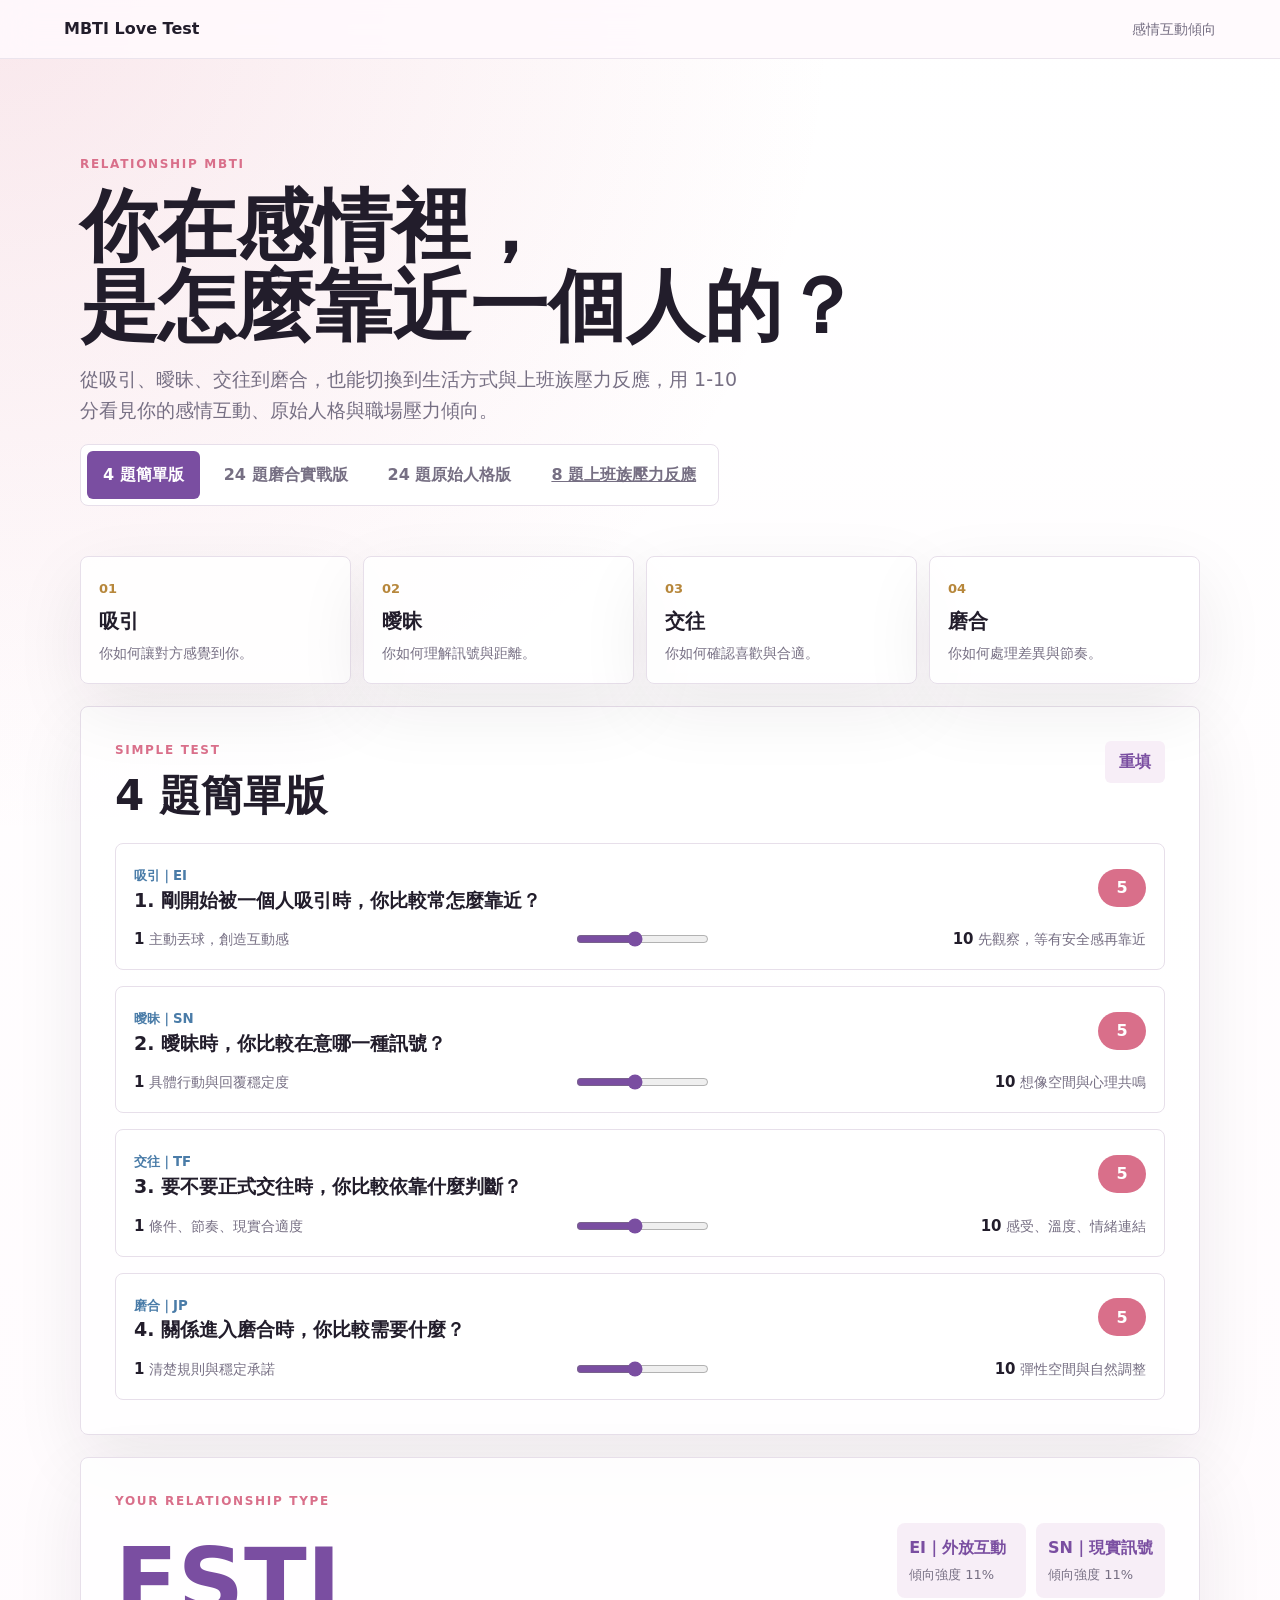
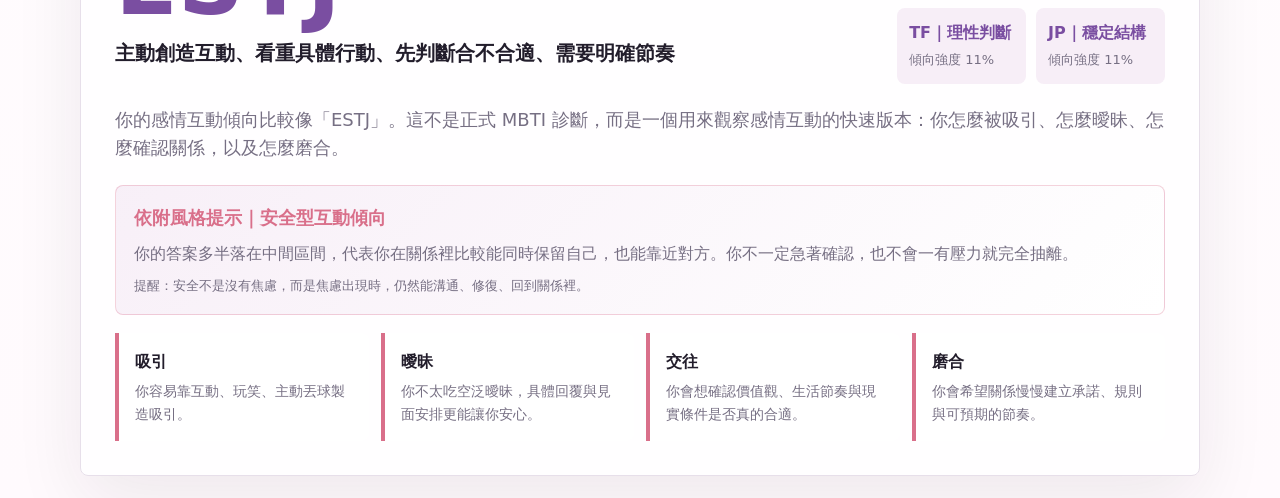
<file: mbti-love-test/index.html>
<!doctype html>
<html lang="zh-Hant">
<head>
  <meta charset="utf-8">
  <meta name="viewport" content="width=device-width, initial-scale=1">
  <title>MBTI 感情互動與壓力反應測驗｜吸引、磨合、生活方式、職場壓力</title>
  <meta name="description" content="提供 4 題簡單版、24 題磨合實戰版、24 題原始人格生活方式版與 8 題上班族壓力反應測驗，從感情互動、日常行為與職場壓力看見你的傾向。">
  <link rel="stylesheet" href="styles.css">
</head>
<body>
  <header class="site-header">
    <a class="brand" href="../">MBTI Love Test</a>
    <span>感情互動傾向</span>
  </header>

  <main>
    <section class="hero">
      <p class="eyebrow">Relationship MBTI</p>
      <h1>你在感情裡，<br>是怎麼靠近一個人的？</h1>
      <p class="lead">從吸引、曖昧、交往到磨合，也能切換到生活方式與上班族壓力反應，用 1-10 分看見你的感情互動、原始人格與職場壓力傾向。</p>
      <div class="mode-tabs" aria-label="選擇測驗版本">
        <button class="mode-tab is-active" type="button" data-mode="simple">4 題簡單版</button>
        <button class="mode-tab" type="button" data-mode="deep">24 題磨合實戰版</button>
        <button class="mode-tab" type="button" data-mode="lifestyle">24 題原始人格版</button>
        <a class="mode-tab" href="work-stress/">8 題上班族壓力反應</a>
      </div>
    </section>

    <section class="stage-strip" aria-label="感情階段">
      <article>
        <span>01</span>
        <b>吸引</b>
        <p>你如何讓對方感覺到你。</p>
      </article>
      <article>
        <span>02</span>
        <b>曖昧</b>
        <p>你如何理解訊號與距離。</p>
      </article>
      <article>
        <span>03</span>
        <b>交往</b>
        <p>你如何確認喜歡與合適。</p>
      </article>
      <article>
        <span>04</span>
        <b>磨合</b>
        <p>你如何處理差異與節奏。</p>
      </article>
    </section>

    <section class="quiz-card">
      <div class="quiz-heading">
        <div>
          <p class="eyebrow" id="modeLabel">Simple test</p>
          <h2 id="quizTitle">4 題簡單版</h2>
        </div>
        <button class="secondary" type="button" id="resetButton">重填</button>
      </div>
      <div id="questions" class="questions"></div>
    </section>

    <section class="result-card" id="result" aria-live="polite">
      <p class="eyebrow">Your relationship type</p>
      <div class="result-main">
        <div>
          <h2 id="typeCode">ENFJ</h2>
          <p id="typeName">正在計算你的互動傾向</p>
        </div>
        <div class="score-grid" id="scoreGrid"></div>
      </div>
      <p id="typeSummary" class="summary"></p>
      <div class="attachment-result" id="attachmentResult"></div>
      <div class="stage-result" id="stageResult"></div>
    </section>
  </main>

  <script src="script.js?v=lifestyle24"></script>
</body>
</html>
</file>
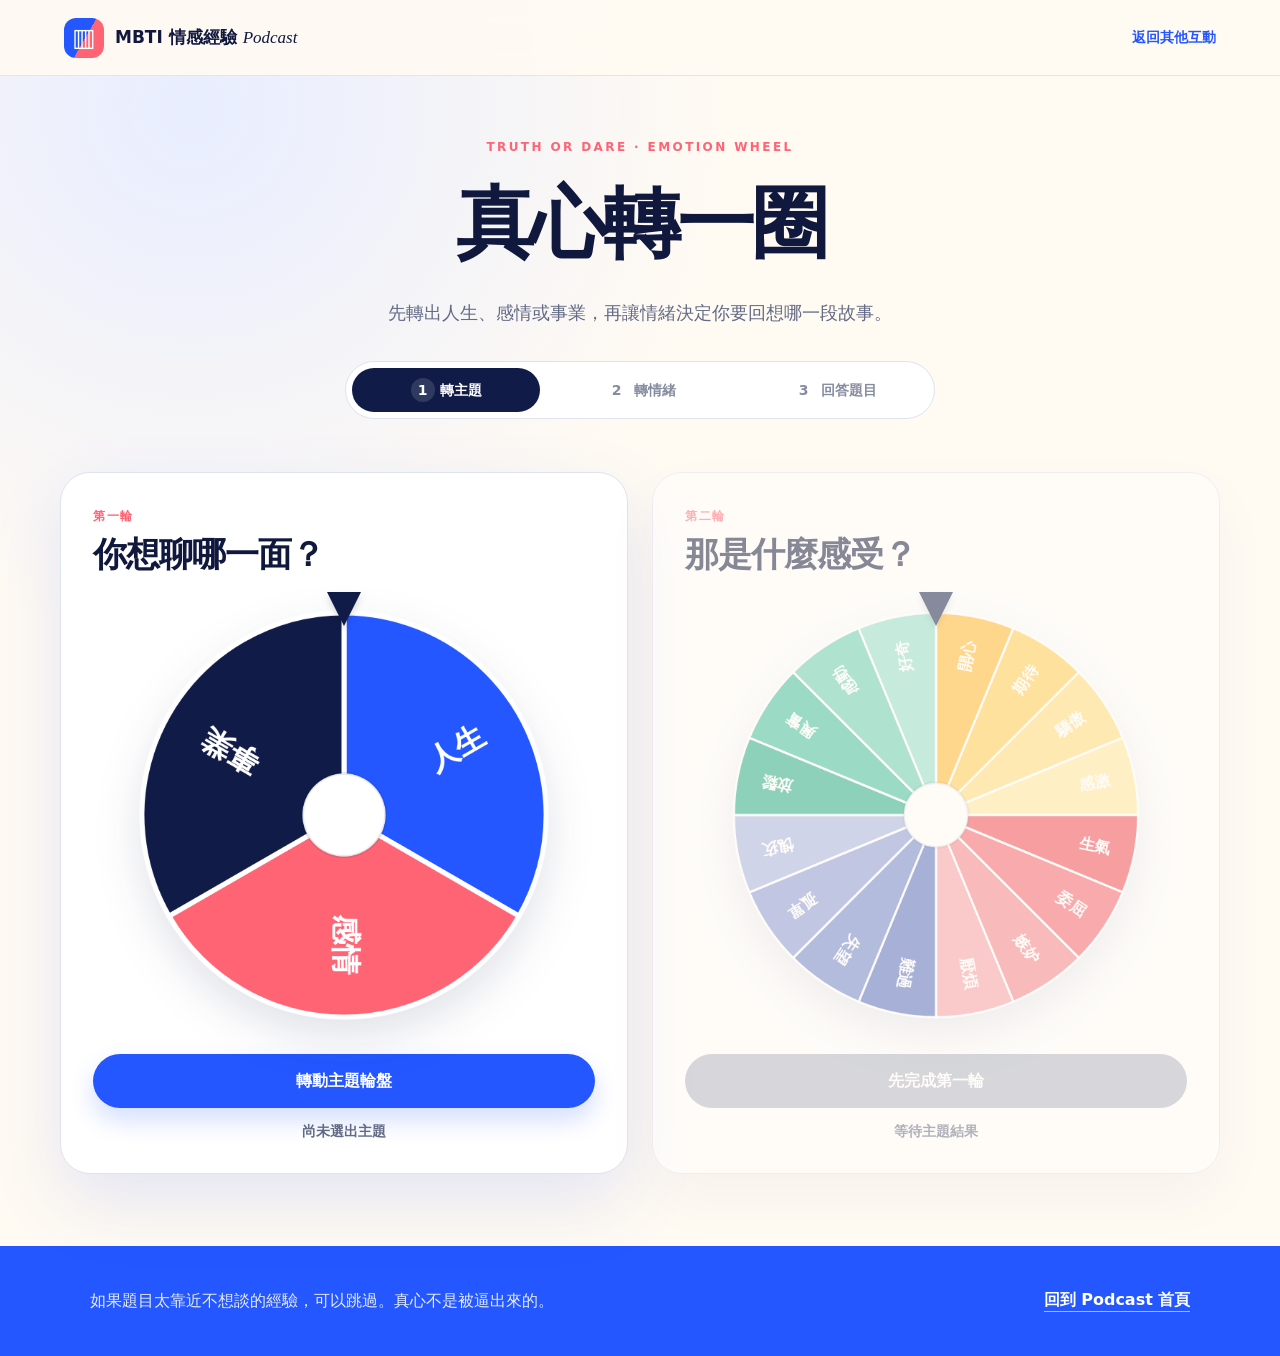
<file: truth-or-dare-wheel/index.html>
<!doctype html>
<html lang="zh-Hant">
<head>
  <meta charset="utf-8">
  <meta name="viewport" content="width=device-width,initial-scale=1">
  <title>真心轉一圈｜人生・感情・事業情緒輪盤</title>
  <meta name="description" content="先轉主題，再轉情緒，從人生、感情與事業的真實情境裡，抽出一題真心話或大冒險。">
  <link rel="stylesheet" href="styles.css?v=1">
</head>
<body>
  <header>
    <a class="brand" href="../"><span class="logo">▥</span><strong>MBTI 情感經驗 <i>Podcast</i></strong></a>
    <a class="back" href="../#more">返回其他互動</a>
  </header>

  <main>
    <section class="intro">
      <p class="eyebrow">TRUTH OR DARE · EMOTION WHEEL</p>
      <h1>真心轉一圈</h1>
      <p>先轉出人生、感情或事業，再讓情緒決定你要回想哪一段故事。</p>
      <ol class="steps" aria-label="遊戲步驟">
        <li class="active" id="stepTopic"><b>1</b>轉主題</li>
        <li id="stepEmotion"><b>2</b>轉情緒</li>
        <li id="stepAnswer"><b>3</b>回答題目</li>
      </ol>
    </section>

    <section class="game" aria-label="雙輪盤遊戲">
      <article class="wheel-card active" id="topicCard">
        <div class="card-head"><span>第一輪</span><h2>你想聊哪一面？</h2></div>
        <div class="wheel-wrap"><div class="pointer" aria-hidden="true"></div><canvas id="topicWheel" width="600" height="600"></canvas></div>
        <button class="spin" id="spinTopic" type="button">轉動主題輪盤</button>
        <p class="selection" id="topicSelection" aria-live="polite">尚未選出主題</p>
      </article>

      <article class="wheel-card locked" id="emotionCard">
        <div class="card-head"><span>第二輪</span><h2>那是什麼感受？</h2></div>
        <div class="wheel-wrap"><div class="pointer" aria-hidden="true"></div><canvas id="emotionWheel" width="600" height="600"></canvas></div>
        <button class="spin coral" id="spinEmotion" type="button" disabled>先完成第一輪</button>
        <p class="selection" id="emotionSelection" aria-live="polite">等待主題結果</p>
      </article>
    </section>

    <section class="result" id="result" hidden aria-live="polite">
      <div class="result-meta"><span id="resultTopic"></span><span id="resultEmotion"></span><span class="mode" id="resultMode"></span></div>
      <p class="prompt-label">輪到你了</p>
      <h2 id="question"></h2>
      <div class="clue"><b>回答線索</b><p id="clue"></p></div>
      <div class="result-actions">
        <button type="button" id="anotherQuestion">同組合再抽一題</button>
        <button type="button" id="restart">重新轉輪盤</button>
      </div>
    </section>
  </main>

  <footer><p>如果題目太靠近不想談的經驗，可以跳過。真心不是被逼出來的。</p><a href="../">回到 Podcast 首頁</a></footer>
  <script src="script.js?v=1"></script>
</body>
</html>
</file>
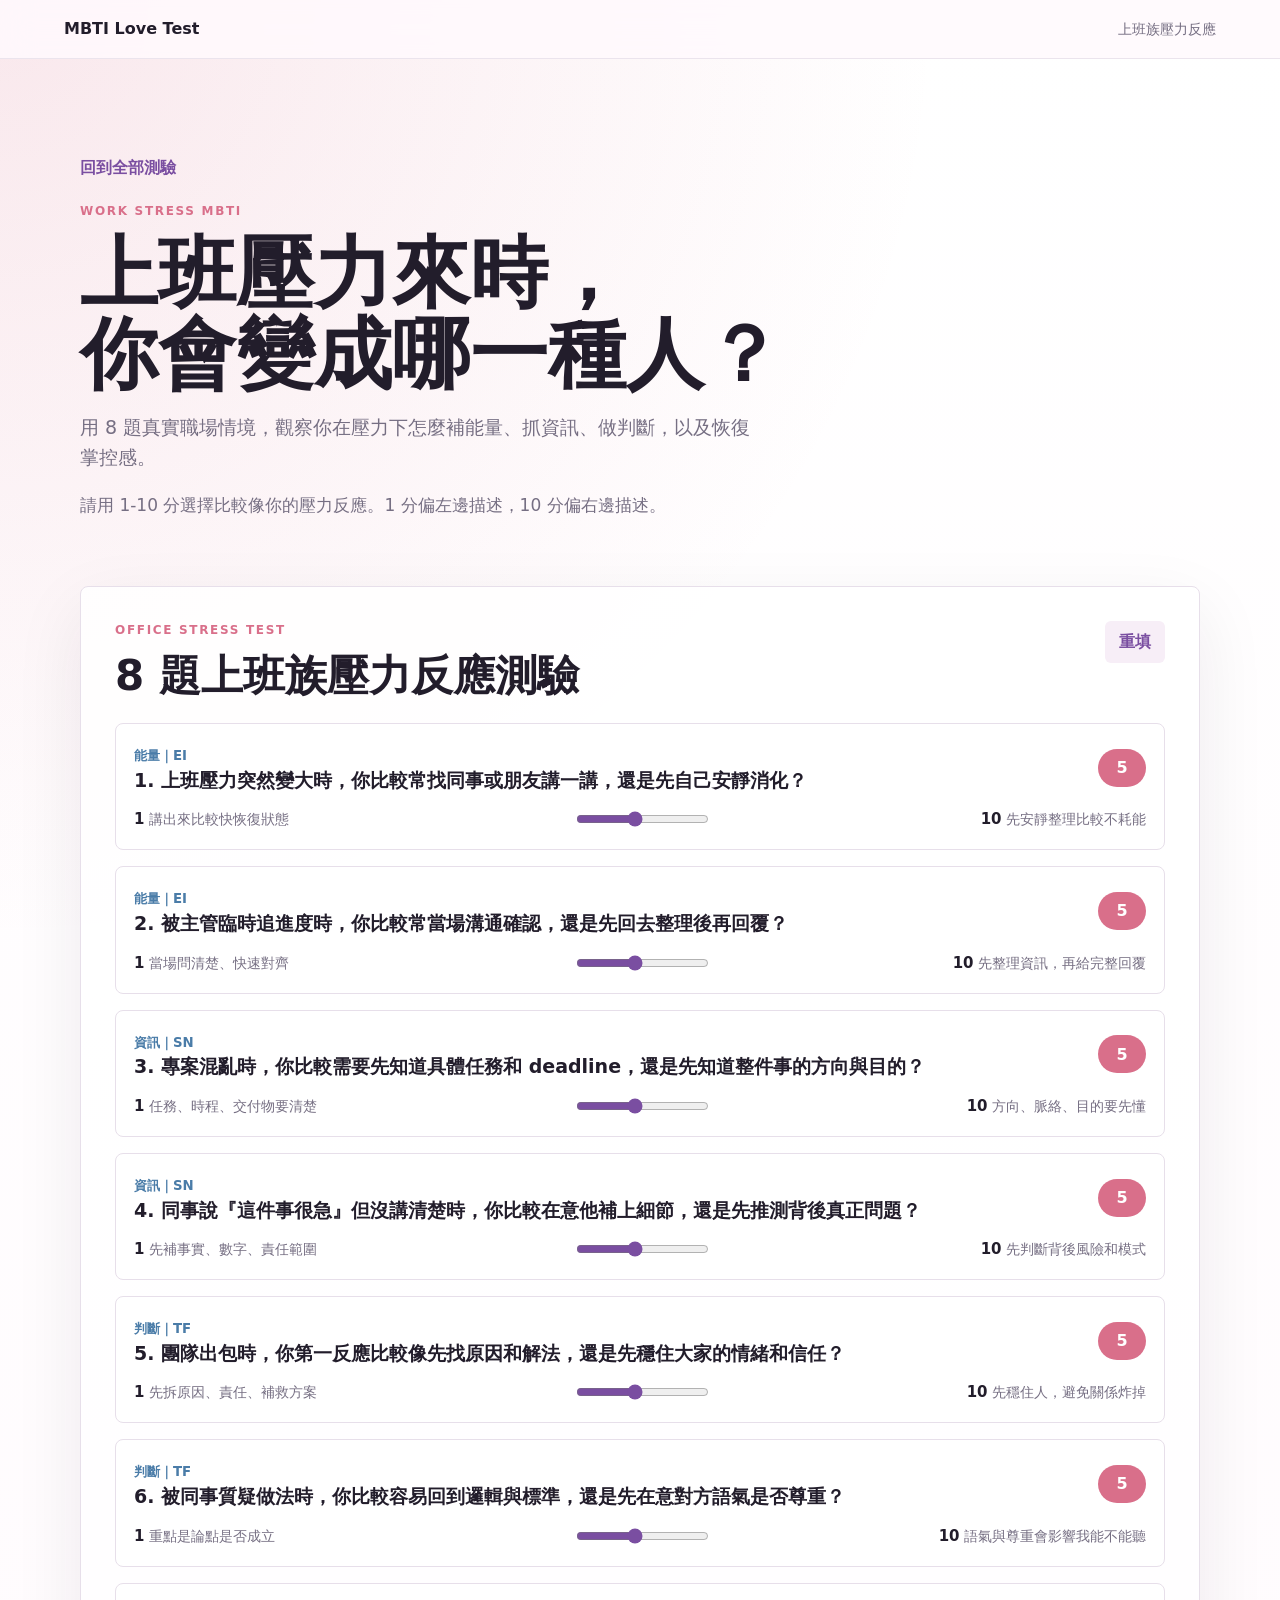
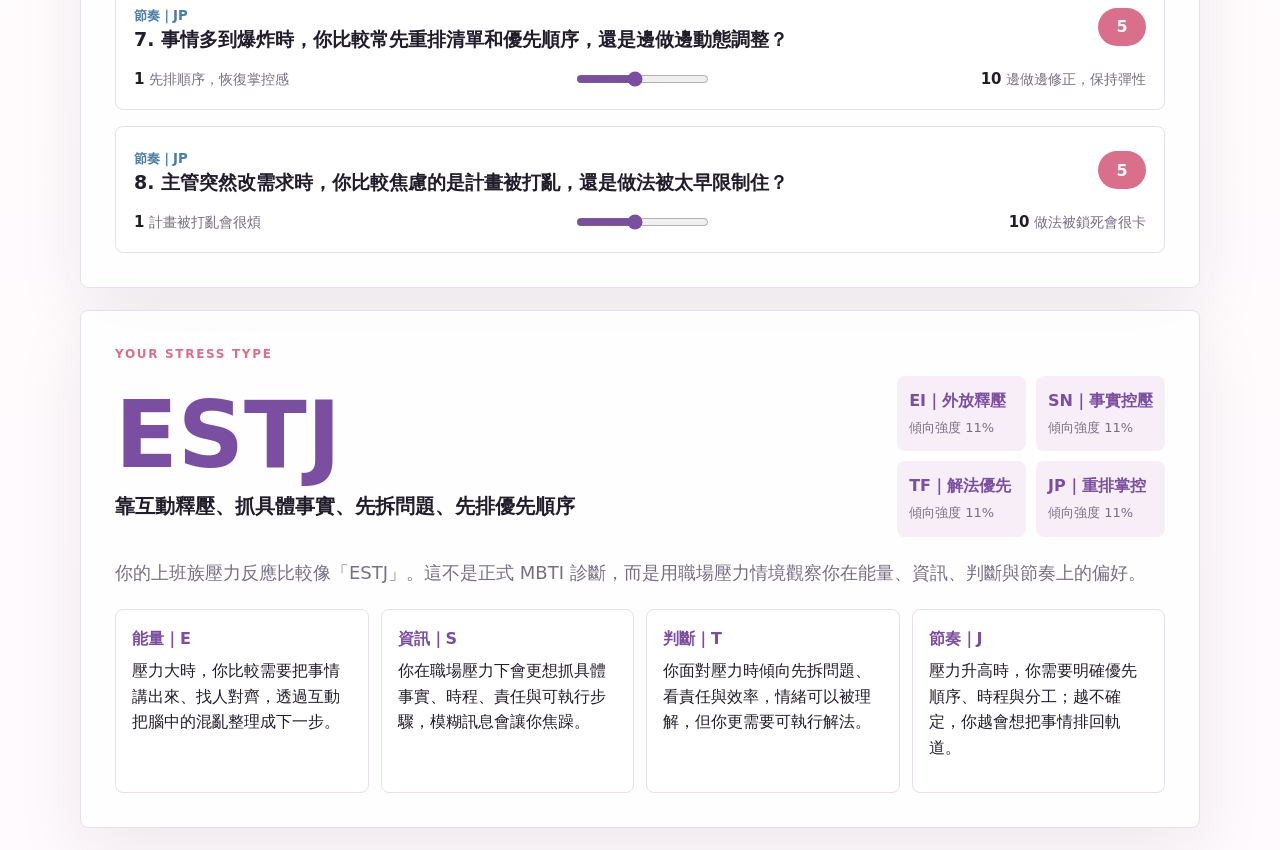
<file: mbti-love-test/work-stress/index.html>
<!doctype html>
<html lang="zh-Hant">
<head>
  <meta charset="utf-8">
  <meta name="viewport" content="width=device-width, initial-scale=1">
  <title>8 題上班族壓力反應測驗｜MBTI Love Test</title>
  <meta name="description" content="用 8 題上班族常見壓力情境，測出你的 MBTI 壓力反應傾向：能量、資訊、判斷與節奏。">
  <link rel="stylesheet" href="../styles.css">
  <style>
    .back-link{display:inline-flex;margin-bottom:22px;color:var(--violet);font-weight:900;text-decoration:none}.work-note{max-width:760px;color:var(--muted);font-size:17px}.result-tags{display:grid;grid-template-columns:repeat(4,minmax(0,1fr));gap:12px;margin-top:18px}.result-tags article{border:1px solid var(--line);border-radius:8px;background:#fff;padding:16px}.result-tags b{display:block;margin-bottom:6px;color:var(--violet)}@media(max-width:760px){.result-tags{grid-template-columns:1fr}.scale-labels{grid-template-columns:1fr}}
  </style>
</head>
<body>
  <header class="site-header">
    <a class="brand" href="../">MBTI Love Test</a>
    <span>上班族壓力反應</span>
  </header>

  <main>
    <section class="hero">
      <a class="back-link" href="../">回到全部測驗</a>
      <p class="eyebrow">Work Stress MBTI</p>
      <h1>上班壓力來時，<br>你會變成哪一種人？</h1>
      <p class="lead">用 8 題真實職場情境，觀察你在壓力下怎麼補能量、抓資訊、做判斷，以及恢復掌控感。</p>
      <p class="work-note">請用 1-10 分選擇比較像你的壓力反應。1 分偏左邊描述，10 分偏右邊描述。</p>
    </section>

    <section class="quiz-card">
      <div class="quiz-heading">
        <div>
          <p class="eyebrow">Office stress test</p>
          <h2>8 題上班族壓力反應測驗</h2>
        </div>
        <button class="secondary" type="button" id="resetButton">重填</button>
      </div>
      <div id="questions" class="questions"></div>
    </section>

    <section class="result-card" aria-live="polite">
      <p class="eyebrow">Your stress type</p>
      <div class="result-main">
        <div>
          <h2 id="typeCode">ENFJ</h2>
          <p id="typeName">正在計算你的職場壓力傾向</p>
        </div>
        <div class="score-grid" id="scoreGrid"></div>
      </div>
      <p id="typeSummary" class="summary"></p>
      <div class="result-tags" id="resultTags"></div>
    </section>
  </main>

  <script>
    const questions = [
      { stage: "能量", axis: "EI", prompt: "上班壓力突然變大時，你比較常找同事或朋友講一講，還是先自己安靜消化？", left: { letter: "E", label: "講出來比較快恢復狀態" }, right: { letter: "I", label: "先安靜整理比較不耗能" } },
      { stage: "能量", axis: "EI", prompt: "被主管臨時追進度時，你比較常當場溝通確認，還是先回去整理後再回覆？", left: { letter: "E", label: "當場問清楚、快速對齊" }, right: { letter: "I", label: "先整理資訊，再給完整回覆" } },
      { stage: "資訊", axis: "SN", prompt: "專案混亂時，你比較需要先知道具體任務和 deadline，還是先知道整件事的方向與目的？", left: { letter: "S", label: "任務、時程、交付物要清楚" }, right: { letter: "N", label: "方向、脈絡、目的要先懂" } },
      { stage: "資訊", axis: "SN", prompt: "同事說『這件事很急』但沒講清楚時，你比較在意他補上細節，還是先推測背後真正問題？", left: { letter: "S", label: "先補事實、數字、責任範圍" }, right: { letter: "N", label: "先判斷背後風險和模式" } },
      { stage: "判斷", axis: "TF", prompt: "團隊出包時，你第一反應比較像先找原因和解法，還是先穩住大家的情緒和信任？", left: { letter: "T", label: "先拆原因、責任、補救方案" }, right: { letter: "F", label: "先穩住人，避免關係炸掉" } },
      { stage: "判斷", axis: "TF", prompt: "被同事質疑做法時，你比較容易回到邏輯與標準，還是先在意對方語氣是否尊重？", left: { letter: "T", label: "重點是論點是否成立" }, right: { letter: "F", label: "語氣與尊重會影響我能不能聽" } },
      { stage: "節奏", axis: "JP", prompt: "事情多到爆炸時，你比較常先重排清單和優先順序，還是邊做邊動態調整？", left: { letter: "J", label: "先排順序，恢復掌控感" }, right: { letter: "P", label: "邊做邊修正，保持彈性" } },
      { stage: "節奏", axis: "JP", prompt: "主管突然改需求時，你比較焦慮的是計畫被打亂，還是做法被太早限制住？", left: { letter: "J", label: "計畫被打亂會很煩" }, right: { letter: "P", label: "做法被鎖死會很卡" } }
    ];

    const axisNames = { EI: ["外放釋壓", "內在整理"], SN: ["事實控壓", "脈絡控壓"], TF: ["解法優先", "關係優先"], JP: ["重排掌控", "彈性應變"] };
    const typeNames = { E: "靠互動釋壓", I: "靠獨處整理", S: "抓具體事實", N: "抓脈絡方向", T: "先拆問題", F: "先穩住人", J: "先排優先順序", P: "邊做邊調整" };
    const insights = {
      E: "壓力大時，你比較需要把事情講出來、找人對齊，透過互動把腦中的混亂整理成下一步。",
      I: "壓力大時，你比較需要先安靜下來，把資訊在腦中整理好，再回到溝通現場。",
      S: "你在職場壓力下會更想抓具體事實、時程、責任與可執行步驟，模糊訊息會讓你焦躁。",
      N: "你在職場壓力下會更想先看大方向、問題背後的模式與可能路徑，只處理零碎細節會讓你卡住。",
      T: "你面對壓力時傾向先拆問題、看責任與效率，情緒可以被理解，但你更需要可執行解法。",
      F: "你面對壓力時很在意氣氛、信任與被尊重感，若關係張力沒處理好，解法也很難真正推動。",
      J: "壓力升高時，你需要明確優先順序、時程與分工；越不確定，你越會想把事情排回軌道。",
      P: "壓力升高時，你需要保留彈性與調整空間；太早被鎖死做法，反而會降低你的反應能力。"
    };
    const stageNames = ["能量", "資訊", "判斷", "節奏"];
    const midpoint = 5.5;
    let answers = questions.map(() => 5);

    const questionsEl = document.querySelector("#questions");
    const typeCode = document.querySelector("#typeCode");
    const typeName = document.querySelector("#typeName");
    const typeSummary = document.querySelector("#typeSummary");
    const scoreGrid = document.querySelector("#scoreGrid");
    const resultTags = document.querySelector("#resultTags");

    const render = () => {
      answers = questions.map(() => 5);
      questionsEl.innerHTML = questions.map((question, index) => `
        <article class="question">
          <div class="question-top">
            <div><small>${question.stage}｜${question.axis}</small><strong>${index + 1}. ${question.prompt}</strong></div>
            <span class="score-pill" id="score-${index}">5</span>
          </div>
          <div class="scale-labels">
            <span><b>1</b> ${question.left.label}</span>
            <input type="range" min="1" max="10" step="1" value="5" data-index="${index}" aria-label="${question.prompt}">
            <span><b>10</b> ${question.right.label}</span>
          </div>
        </article>
      `).join("");
      questionsEl.querySelectorAll("input").forEach((input) => {
        input.addEventListener("input", (event) => {
          const index = Number(event.target.dataset.index);
          answers[index] = Number(event.target.value);
          document.querySelector(`#score-${index}`).textContent = event.target.value;
          calculate();
        });
      });
      calculate();
    };

    const calculate = () => {
      const totals = { EI: { left: 0, right: 0, count: 0 }, SN: { left: 0, right: 0, count: 0 }, TF: { left: 0, right: 0, count: 0 }, JP: { left: 0, right: 0, count: 0 } };
      questions.forEach((question, index) => {
        const value = answers[index];
        totals[question.axis].left += Math.max(0, midpoint - value);
        totals[question.axis].right += Math.max(0, value - midpoint);
        totals[question.axis].count += 1;
      });
      const letters = Object.entries(totals).map(([axis, total]) => {
        const question = questions.find((item) => item.axis === axis);
        return total.right > total.left ? question.right.letter : question.left.letter;
      });
      const code = letters.join("");
      typeCode.textContent = code;
      typeName.textContent = letters.map((letter) => typeNames[letter]).join("、");
      typeSummary.textContent = `你的上班族壓力反應比較像「${code}」。這不是正式 MBTI 診斷，而是用職場壓力情境觀察你在能量、資訊、判斷與節奏上的偏好。`;
      scoreGrid.innerHTML = Object.entries(totals).map(([axis, total]) => {
        const percent = Math.round((Math.max(total.left, total.right) / (total.count * 4.5 || 1)) * 100);
        const side = total.right > total.left ? axisNames[axis][1] : axisNames[axis][0];
        return `<div class="score-item"><b>${axis}｜${side}</b><span>傾向強度 ${Math.max(1, percent)}%</span></div>`;
      }).join("");
      resultTags.innerHTML = letters.map((letter, index) => `<article><b>${stageNames[index]}｜${letter}</b><p>${insights[letter]}</p></article>`).join("");
    };

    document.querySelector("#resetButton").addEventListener("click", render);
    render();
  </script>
</body>
</html>
</file>
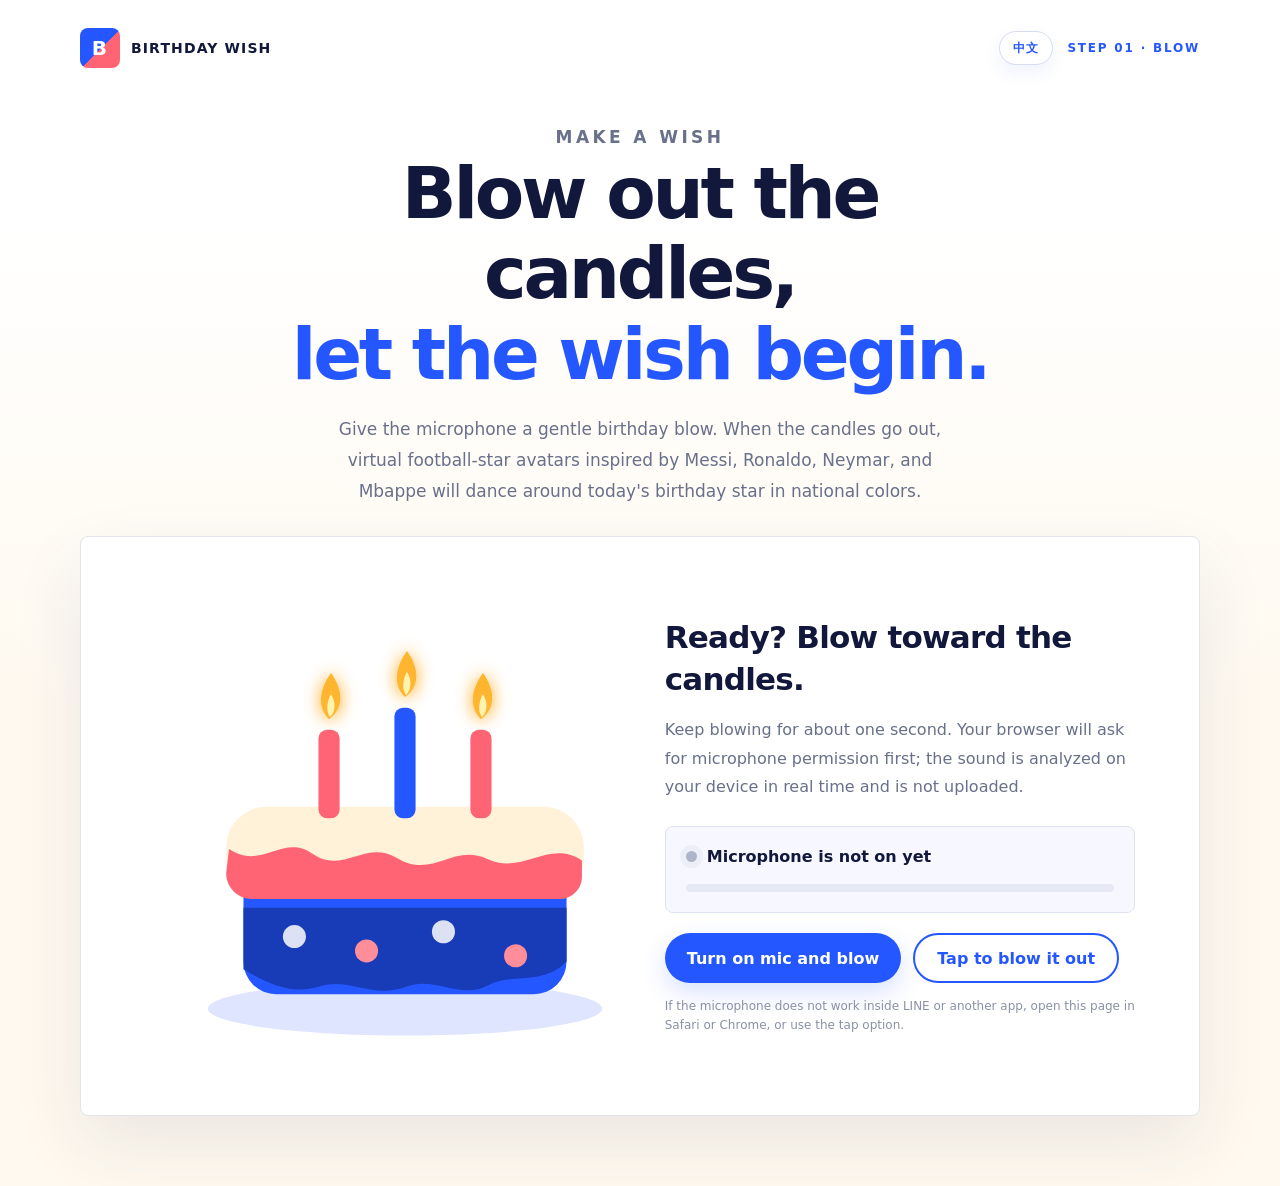
<file: birthday-wish-en.html>
<!doctype html>
<html lang="en">
<head>
  <meta charset="utf-8">
  <meta name="viewport" content="width=device-width,initial-scale=1">
  <meta name="theme-color" content="#fff9ef">
  <title>Blow Out the Candles, Make a Wish</title>
  <meta name="description" content="Blow out the birthday candles, watch the birthday dance, and make the wish you want most today.">
  <style>
    :root{--blue:#2457ff;--navy:#111b48;--coral:#ff6475;--cream:#fff9ef;--ink:#11183c;--muted:#68708a;--green:#20a86b}
    *{box-sizing:border-box}html{min-height:100%;background:var(--cream)}body{min-height:100vh;margin:0;color:var(--ink);font-family:Inter,system-ui,-apple-system,BlinkMacSystemFont,"Segoe UI",sans-serif;background:linear-gradient(180deg,#fff 0 18%,var(--cream) 60%);overflow-x:hidden}button,textarea{font:inherit}.app{width:min(1120px,calc(100% - 32px));margin:auto;padding:28px 0 70px}.topbar{display:flex;align-items:center;justify-content:space-between}.brand{display:flex;align-items:center;gap:11px;font-size:14px;font-weight:900;letter-spacing:.08em}.mark{width:40px;height:40px;border-radius:8px;display:grid;place-items:center;background:linear-gradient(135deg,var(--blue) 0 52%,var(--coral) 52%);color:#fff;font-size:20px}.step{font-size:12px;font-weight:900;letter-spacing:.15em;color:var(--blue)}.lang-switch{min-height:34px;display:inline-flex;align-items:center;border:1px solid #d7dcf0;border-radius:99px;padding:0 13px;color:var(--blue);background:#fff;text-decoration:none;font-size:12px;font-weight:900;letter-spacing:.08em;box-shadow:0 8px 18px #2457ff12}.lang-switch:hover{transform:translateY(-1px)}.top-actions{display:flex;align-items:center;gap:14px}.intro{text-align:center;margin:54px auto 30px;max-width:760px}.eyebrow{margin:0 0 18px;color:var(--coral);font-size:12px;font-weight:900;letter-spacing:.2em}.intro h1{margin:0;font-size:clamp(42px,6vw,72px);line-height:1.12;letter-spacing:-.045em}.intro h1 span{color:var(--blue)}.intro p{margin:20px auto 0;max-width:610px;color:var(--muted);font-size:17px;line-height:1.8}.stage{position:relative;min-height:580px;border:1px solid #e3e5ed;border-radius:8px;background:#fff;box-shadow:0 28px 70px #28366f18;overflow:hidden}.cake-scene,.dance-scene{position:absolute;inset:0;display:grid;grid-template-columns:1.05fr .95fr;align-items:center;padding:44px 64px;transition:opacity .65s ease,transform .65s ease}.cake-scene.is-hidden{opacity:0;transform:translateY(-22px);pointer-events:none}.cake-wrap{display:grid;place-items:center;min-height:430px}.cake-svg{width:min(100%,500px);overflow:visible}.flame{transform-box:fill-box;transform-origin:center bottom;animation:flicker .55s ease-in-out infinite alternate;filter:drop-shadow(0 0 9px #ffb83e)}.candle:nth-child(2) .flame{animation-delay:-.18s}.candle:nth-child(3) .flame{animation-delay:-.35s}.cake-svg.blown .flame{animation:none;opacity:0;transform:scale(.15);transition:.25s}.smoke{opacity:0;stroke:#a8adc0;stroke-width:4;fill:none;stroke-linecap:round;stroke-dasharray:9 10}.cake-svg.blown .smoke{animation:smoke 1.7s ease-out forwards}.controls h2,.wish-panel h2{margin:0;font-size:31px;line-height:1.35;letter-spacing:-.025em}.controls>p{margin:15px 0 24px;color:var(--muted);line-height:1.8}.mic-box{padding:20px;border:1px solid #dfe3f1;border-radius:8px;background:#f7f8ff}.mic-status{display:flex;align-items:center;gap:10px;font-weight:800}.mic-dot{width:11px;height:11px;border-radius:50%;background:#aeb5c8;box-shadow:0 0 0 6px #aeb5c822}.mic-box.listening .mic-dot{background:var(--coral);box-shadow:0 0 0 6px #ff647522;animation:pulse 1s infinite}.blow-track{height:8px;margin-top:18px;border-radius:99px;background:#e6e9f4;overflow:hidden}.blow-progress{display:block;width:0;height:100%;border-radius:inherit;background:linear-gradient(90deg,var(--blue),var(--coral));transition:width .12s}.actions{display:flex;flex-wrap:wrap;gap:12px;margin-top:20px}.btn{min-height:50px;border:0;border-radius:99px;padding:0 22px;background:var(--blue);color:#fff;font-weight:900;cursor:pointer;box-shadow:0 10px 24px #2457ff2b;transition:transform .2s,box-shadow .2s}.btn:hover{transform:translateY(-2px);box-shadow:0 14px 30px #2457ff36}.btn:focus-visible{outline:3px solid #8fa5ff;outline-offset:3px}.btn.secondary{background:#fff;color:var(--blue);border:2px solid var(--blue);box-shadow:none}.privacy{display:block;margin-top:14px;color:#8a91a6;font-size:12px;line-height:1.6}.dance-scene{opacity:0;transform:translateY(28px);pointer-events:none;background:#fff}.dance-scene.is-visible{opacity:1;transform:none;pointer-events:auto}.dancer-wrap{position:relative;display:grid;place-items:center;min-height:440px}.dance-floor{position:absolute;width:340px;height:36px;bottom:34px;border-radius:50%;background:#dfe5ff;box-shadow:0 18px 35px #2457ff22}.dancer{position:relative;width:min(100%,340px);z-index:1;overflow:visible;animation:bounce .7s ease-in-out infinite alternate}.dancer .torso{transform-box:fill-box;transform-origin:center bottom;animation:torso .7s ease-in-out infinite alternate}.dancer .arm-left,.dancer .arm-right,.dancer .leg-left,.dancer .leg-right{transform-box:fill-box}.dancer .arm-left{transform-origin:85% 12%;animation:armLeft .55s ease-in-out infinite alternate}.dancer .arm-right{transform-origin:15% 12%;animation:armRight .55s ease-in-out infinite alternate}.dancer .leg-left{transform-origin:70% 10%;animation:legLeft .7s ease-in-out infinite alternate}.dancer .leg-right{transform-origin:30% 10%;animation:legRight .7s ease-in-out infinite alternate}.wish-panel{max-width:430px}.birthday-line{display:inline-block;margin-bottom:16px;color:var(--coral);font-size:12px;font-weight:900;letter-spacing:.18em}.wish-panel>p{margin:15px 0 22px;color:var(--muted);line-height:1.8}.wish-form{display:grid;gap:13px}.wish-form label{font-size:14px;font-weight:900}.wish-form textarea{width:100%;min-height:118px;resize:vertical;border:1px solid #ccd2e5;border-radius:8px;padding:15px;color:var(--ink);background:#fff;line-height:1.7;outline:none}.wish-form textarea:focus{border-color:var(--blue);box-shadow:0 0 0 4px #2457ff13}.saved{display:none;padding:22px;border-left:4px solid var(--green);background:#effaf5;color:#246347;line-height:1.8}.wish-panel.is-saved .wish-form{display:none}.wish-panel.is-saved .saved{display:block}.confetti{position:absolute;inset:0;overflow:hidden;pointer-events:none;z-index:8}.confetti i{position:absolute;top:-22px;width:9px;height:18px;background:var(--c);left:var(--x);opacity:0;animation:fall var(--d) var(--delay) cubic-bezier(.2,.7,.35,1) forwards}.noscript{padding:18px;text-align:center;color:#9c2d46;background:#fff0f3}
    @keyframes flicker{from{transform:rotate(-4deg) scaleY(.92)}to{transform:rotate(4deg) scaleY(1.08)}}@keyframes smoke{0%{opacity:0;stroke-dashoffset:12;transform:translateY(0)}20%{opacity:.7}100%{opacity:0;stroke-dashoffset:-28;transform:translateY(-45px)}}@keyframes pulse{50%{box-shadow:0 0 0 11px #ff64750d}}@keyframes bounce{to{transform:translateY(-10px)}}@keyframes torso{to{transform:rotate(4deg)}}@keyframes armLeft{from{transform:rotate(16deg)}to{transform:rotate(-24deg)}}@keyframes armRight{from{transform:rotate(-18deg)}to{transform:rotate(28deg)}}@keyframes legLeft{to{transform:rotate(10deg)}}@keyframes legRight{to{transform:rotate(-10deg)}}@keyframes fall{0%{opacity:1;transform:translate3d(0,-20px,0) rotate(0)}100%{opacity:1;transform:translate3d(var(--drift),680px,0) rotate(720deg)}}
    .birthday-orbit{position:relative;width:min(100%,500px);height:440px;display:grid;place-items:center}.birthday-frame{position:relative;z-index:3;width:210px;height:292px;margin:0;border:7px solid #fff;border-radius:8px;background:#fff;box-shadow:0 22px 45px #111b4836;overflow:visible}.birthday-person{display:block;width:100%;height:100%;border-radius:3px;object-fit:cover;object-position:center 30%}.birthday-frame figcaption{position:absolute;left:50%;bottom:-18px;transform:translateX(-50%);white-space:nowrap;padding:8px 16px;border-radius:99px;background:var(--coral);color:#fff;font-size:12px;font-weight:900;letter-spacing:.1em;box-shadow:0 8px 20px #ff647538}.birthday-orbit .dance-floor{width:390px;bottom:22px}.mini-dancer{position:absolute;z-index:4;width:112px;overflow:visible;filter:drop-shadow(0 10px 9px #111b4822);animation:miniBounce .58s ease-in-out infinite alternate}.mini-dancer .mini-arm-left,.mini-dancer .mini-arm-right,.mini-dancer .mini-leg-left,.mini-dancer .mini-leg-right,.mini-dancer .mini-torso{transform-box:fill-box}.mini-dancer .mini-arm-left{transform-origin:85% 15%;animation:armLeft .45s ease-in-out infinite alternate}.mini-dancer .mini-arm-right{transform-origin:15% 15%;animation:armRight .45s ease-in-out infinite alternate}.mini-dancer .mini-leg-left{transform-origin:70% 10%;animation:legLeft .58s ease-in-out infinite alternate}.mini-dancer .mini-leg-right{transform-origin:30% 10%;animation:legRight .58s ease-in-out infinite alternate}.dancer-one{left:3px;top:20px;animation-delay:-.1s}.dancer-two{right:3px;top:18px;animation-delay:-.32s;transform:scaleX(-1)}.dancer-three{left:8px;bottom:16px;animation-delay:-.46s}.dancer-four{right:8px;bottom:14px;animation-delay:-.22s;transform:scaleX(-1)}@keyframes miniBounce{from{margin-top:0}to{margin-top:-15px}}@media(max-width:520px){.birthday-orbit{height:350px}.birthday-frame{width:158px;height:220px}.birthday-orbit .dance-floor{width:290px}.mini-dancer{width:82px}.dancer-one,.dancer-three{left:0}.dancer-two,.dancer-four{right:0}}.team-code{fill:#111b48;font:900 11px system-ui,sans-serif;letter-spacing:.04em}.team-por .team-code,.team-fra .team-code{fill:#fff}.mini-dancer .football{transform-box:fill-box;transform-origin:center;animation:ballHop .58s ease-in-out infinite alternate}.dancer-two .football,.dancer-four .football{transform:scaleX(-1)}@keyframes ballHop{from{translate:0 0;rotate:0deg}to{translate:0 -9px;rotate:28deg}}.player-name{fill:#111b48;font:900 8px system-ui,sans-serif;letter-spacing:.04em;paint-order:stroke;stroke:#fff;stroke-width:3px;stroke-linejoin:round}@media(max-width:820px){.stage{min-height:920px}.cake-scene,.dance-scene{grid-template-columns:1fr;padding:32px 24px;align-content:center;gap:18px}.cake-wrap,.dancer-wrap{min-height:390px}.controls,.wish-panel{max-width:560px;margin:auto;width:100%}.dance-floor{bottom:20px}}
    @media(max-width:520px){.app{width:min(100% - 20px,460px);padding-top:16px}.brand{font-size:12px}.intro{margin-top:38px}.intro h1{font-size:43px}.intro p{font-size:15px}.stage{min-height:860px}.cake-scene,.dance-scene{padding:25px 18px}.cake-wrap,.dancer-wrap{min-height:340px}.cake-svg{width:350px}.dancer{width:270px}.controls h2,.wish-panel h2{font-size:27px}.actions{display:grid}.btn{width:100%}}
    @media(prefers-reduced-motion:reduce){*{scroll-behavior:auto!important}.flame,.mic-box.listening .mic-dot,.dancer,.dancer *{animation:none!important}.cake-scene,.dance-scene,.blow-progress{transition:none!important}}
  </style>
</head>
<body>
  <main class="app">
    <header class="topbar"><div class="brand"><span class="mark">B</span><span>BIRTHDAY WISH</span></div><div class="top-actions"><a class="lang-switch" href="birthday-wish.html" aria-label="Switch to Chinese">中文</a><span class="step" id="stepLabel">STEP 01 · BLOW</span></div></header>
    <section class="intro"><p class="eyebrow">MAKE A WISH</p><h1>Blow out the candles,<br><span>let the wish begin.</span></h1><p>Give the microphone a gentle birthday blow. When the candles go out, virtual football-star avatars inspired by Messi, Ronaldo, Neymar, and Mbappe will dance around today's birthday star in national colors.</p></section>
    <section class="stage" aria-live="polite">
      <div class="cake-scene" id="cakeScene">
        <div class="cake-wrap">
          <svg class="cake-svg" id="cake" viewBox="0 0 520 470" role="img" aria-label="birthday cake with three candles">
            <ellipse cx="260" cy="425" rx="205" ry="28" fill="#dfe5ff"/>
            <rect x="92" y="260" width="336" height="150" rx="34" fill="#2457ff"/>
            <path d="M92 320h336v56c-25 26-57 11-82 25-29 15-55-10-84 1-37 14-58-10-91 0-29 9-54-3-79-18z" fill="#183bb7"/>
            <rect x="74" y="215" width="372" height="96" rx="42" fill="#fff2d9"/>
            <path d="M77 259c34 23 56-17 87 5 31 22 55-15 87 4 38 23 58-15 94 1 39 18 63-21 99 2v17c0 13-11 23-24 23H101c-15 0-27-12-27-27z" fill="#ff6475"/>
            <g class="candle"><rect x="170" y="135" width="22" height="92" rx="9" fill="#ff6475"/><path d="M181 124c-20-20 2-48 2-48s23 29-2 48z" fill="#ffb52e" class="flame"/><path d="M182 122c-7-11 1-24 1-24s9 13-1 24z" fill="#fff3b0" class="flame"/><path d="M181 126c-18-18-16-34-8-50" class="smoke"/></g>
            <g class="candle"><rect x="249" y="112" width="22" height="115" rx="9" fill="#2457ff"/><path d="M260 101c-20-20 2-48 2-48s23 29-2 48z" fill="#ffb52e" class="flame"/><path d="M261 99c-7-11 1-24 1-24s9 13-1 24z" fill="#fff3b0" class="flame"/><path d="M260 103c-18-18-16-34-8-50" class="smoke"/></g>
            <g class="candle"><rect x="328" y="135" width="22" height="92" rx="9" fill="#ff6475"/><path d="M339 124c-20-20 2-48 2-48s23 29-2 48z" fill="#ffb52e" class="flame"/><path d="M340 122c-7-11 1-24 1-24s9 13-1 24z" fill="#fff3b0" class="flame"/><path d="M339 126c-18-18-16-34-8-50" class="smoke"/></g>
            <circle cx="145" cy="350" r="12" fill="#fff" opacity=".85"/><circle cx="220" cy="365" r="12" fill="#ff8d9a"/><circle cx="300" cy="345" r="12" fill="#fff" opacity=".85"/><circle cx="375" cy="370" r="12" fill="#ff8d9a"/>
          </svg>
        </div>
        <div class="controls">
          <h2>Ready? Blow toward the candles.</h2><p>Keep blowing for about one second. Your browser will ask for microphone permission first; the sound is analyzed on your device in real time and is not uploaded.</p>
          <div class="mic-box" id="micBox"><div class="mic-status"><span class="mic-dot"></span><span id="micText">Microphone is not on yet</span></div><div class="blow-track"><span class="blow-progress" id="blowProgress"></span></div></div>
          <div class="actions"><button class="btn" id="listenBtn" type="button">Turn on mic and blow</button><button class="btn secondary" id="tapBtn" type="button">Tap to blow it out</button></div>
          <small class="privacy">If the microphone does not work inside LINE or another app, open this page in Safari or Chrome, or use the tap option.</small>
        </div>
      </div>
      <div class="dance-scene" id="danceScene">
        <div class="dancer-wrap">
            <div class="birthday-orbit">
              <div class="dance-floor"></div>
              <svg class="mini-dancer dancer-one team-arg" style="--shirt:#75aadb;--accent:#fff;--shorts:#fff;--skin:#e2a17c;--shoe:#75aadb" viewBox="0 0 120 190" role="img" aria-label="MESSI  virtual football star avatar"><g class="mini-leg-left"><path d="M54 124l-12 40" stroke="var(--shorts)" stroke-width="13" stroke-linecap="round"/><path d="M42 164H25" stroke="var(--shoe)" stroke-width="10" stroke-linecap="round"/></g><g class="mini-leg-right"><path d="M67 124l14 40" stroke="var(--shorts)" stroke-width="13" stroke-linecap="round"/><path d="M80 164h18" stroke="var(--shoe)" stroke-width="10" stroke-linecap="round"/></g><g class="mini-arm-left"><path d="M47 81L18 57" stroke="var(--skin)" stroke-width="11" stroke-linecap="round"/></g><g class="mini-arm-right"><path d="M73 81l29-24" stroke="var(--skin)" stroke-width="11" stroke-linecap="round"/></g><g class="mini-torso"><path d="M43 73q17-11 34 0l8 56H35z" fill="var(--shirt)"/><path d="M46 75h28l-5 11H51z" fill="var(--accent)" opacity=".9"/><text class="team-code" x="60" y="106" text-anchor="middle">ARG</text><circle cx="60" cy="49" r="25" fill="#e2a17c"/><path d="M35 47q4-31 29-28 20 2 22 28-11-8-20-18-9 13-31 18z" fill="#30241f"/><path d="M39 55q4 22 21 24 18-2 22-24-8 7-12 6-10 8-20 0-5 1-11-6z" fill="#5a3829"/><circle cx="51" cy="49" r="2"/><circle cx="69" cy="49" r="2"/><path d="M53 61q7 5 14 0" fill="none" stroke="#fff" stroke-width="2" stroke-linecap="round"/><path d="M49 24l11-20 14 22" fill="var(--accent)" opacity=".9"/><circle cx="60" cy="5" r="4" fill="#ff6475"/></g><g class="football"><circle cx="105" cy="157" r="10" fill="#fff" stroke="#111b48" stroke-width="2"/><path d="M100 153l5-3 5 3-2 6h-6z" fill="#111b48"/></g><text class="player-name" x="60" y="186" text-anchor="middle">MESSI</text></svg>
              <svg class="mini-dancer dancer-two team-por" style="--shirt:#c6283d;--accent:#198754;--shorts:#174732;--skin:#d89a72;--shoe:#c6283d" viewBox="0 0 120 190" role="img" aria-label="RONALDO  virtual football star avatar"><g class="mini-leg-left"><path d="M54 124l-12 40" stroke="var(--shorts)" stroke-width="13" stroke-linecap="round"/><path d="M42 164H25" stroke="var(--shoe)" stroke-width="10" stroke-linecap="round"/></g><g class="mini-leg-right"><path d="M67 124l14 40" stroke="var(--shorts)" stroke-width="13" stroke-linecap="round"/><path d="M80 164h18" stroke="var(--shoe)" stroke-width="10" stroke-linecap="round"/></g><g class="mini-arm-left"><path d="M47 81L18 57" stroke="var(--skin)" stroke-width="11" stroke-linecap="round"/></g><g class="mini-arm-right"><path d="M73 81l29-24" stroke="var(--skin)" stroke-width="11" stroke-linecap="round"/></g><g class="mini-torso"><path d="M43 73q17-11 34 0l8 56H35z" fill="var(--shirt)"/><path d="M46 75h28l-5 11H51z" fill="var(--accent)" opacity=".9"/><text class="team-code" x="60" y="106" text-anchor="middle">POR</text><circle cx="60" cy="49" r="25" fill="#d89a72"/><path d="M35 45q4-29 27-28 16 0 24 19-13-8-24-9-9 10-27 18z" fill="#16181f"/><path d="M44 40q10-16 34-15" fill="none" stroke="#343944" stroke-width="5" stroke-linecap="round"/><path d="M46 47l10-2M65 45l10 2" stroke="#3e2923" stroke-width="2"/><circle cx="51" cy="51" r="2"/><circle cx="70" cy="51" r="2"/><path d="M53 63q8 3 15-1" fill="none" stroke="#9a4d4d" stroke-width="2" stroke-linecap="round"/><path d="M49 24l11-20 14 22" fill="var(--accent)" opacity=".9"/><circle cx="60" cy="5" r="4" fill="#ff6475"/></g><g class="football"><circle cx="105" cy="157" r="10" fill="#fff" stroke="#111b48" stroke-width="2"/><path d="M100 153l5-3 5 3-2 6h-6z" fill="#111b48"/></g><text class="player-name" x="60" y="186" text-anchor="middle">RONALDO</text></svg>
              <svg class="mini-dancer dancer-three team-bra" style="--shirt:#f6cc35;--accent:#2457a6;--shorts:#2457a6;--skin:#ad704b;--shoe:#f6cc35" viewBox="0 0 120 190" role="img" aria-label="NEYMAR  virtual football star avatar"><g class="mini-leg-left"><path d="M54 124l-12 40" stroke="var(--shorts)" stroke-width="13" stroke-linecap="round"/><path d="M42 164H25" stroke="var(--shoe)" stroke-width="10" stroke-linecap="round"/></g><g class="mini-leg-right"><path d="M67 124l14 40" stroke="var(--shorts)" stroke-width="13" stroke-linecap="round"/><path d="M80 164h18" stroke="var(--shoe)" stroke-width="10" stroke-linecap="round"/></g><g class="mini-arm-left"><path d="M47 81L18 57" stroke="var(--skin)" stroke-width="11" stroke-linecap="round"/></g><g class="mini-arm-right"><path d="M73 81l29-24" stroke="var(--skin)" stroke-width="11" stroke-linecap="round"/></g><g class="mini-torso"><path d="M43 73q17-11 34 0l8 56H35z" fill="var(--shirt)"/><path d="M46 75h28l-5 11H51z" fill="var(--accent)" opacity=".9"/><text class="team-code" x="60" y="106" text-anchor="middle">BRA</text><circle cx="60" cy="49" r="25" fill="#ad704b"/><g fill="#2b211e"><circle cx="39" cy="35" r="8"/><circle cx="48" cy="26" r="9"/><circle cx="60" cy="23" r="9"/><circle cx="72" cy="26" r="9"/><circle cx="81" cy="36" r="8"/></g><circle cx="52" cy="50" r="2"/><circle cx="69" cy="50" r="2"/><path d="M56 59q4 3 8 0" fill="none" stroke="#44281e" stroke-width="3"/><path d="M52 64q8 6 16 0" fill="none" stroke="#fff" stroke-width="2" stroke-linecap="round"/><path d="M49 24l11-20 14 22" fill="var(--accent)" opacity=".9"/><circle cx="60" cy="5" r="4" fill="#ff6475"/></g><g class="football"><circle cx="105" cy="157" r="10" fill="#fff" stroke="#111b48" stroke-width="2"/><path d="M100 153l5-3 5 3-2 6h-6z" fill="#111b48"/></g><text class="player-name" x="60" y="186" text-anchor="middle">NEYMAR</text></svg>
              <svg class="mini-dancer dancer-four team-fra" style="--shirt:#163a78;--accent:#fff;--shorts:#fff;--skin:#76503c;--shoe:#e03b4f" viewBox="0 0 120 190" role="img" aria-label="MBAPPE  virtual football star avatar"><g class="mini-leg-left"><path d="M54 124l-12 40" stroke="var(--shorts)" stroke-width="13" stroke-linecap="round"/><path d="M42 164H25" stroke="var(--shoe)" stroke-width="10" stroke-linecap="round"/></g><g class="mini-leg-right"><path d="M67 124l14 40" stroke="var(--shorts)" stroke-width="13" stroke-linecap="round"/><path d="M80 164h18" stroke="var(--shoe)" stroke-width="10" stroke-linecap="round"/></g><g class="mini-arm-left"><path d="M47 81L18 57" stroke="var(--skin)" stroke-width="11" stroke-linecap="round"/></g><g class="mini-arm-right"><path d="M73 81l29-24" stroke="var(--skin)" stroke-width="11" stroke-linecap="round"/></g><g class="mini-torso"><path d="M43 73q17-11 34 0l8 56H35z" fill="var(--shirt)"/><path d="M46 75h28l-5 11H51z" fill="var(--accent)" opacity=".9"/><text class="team-code" x="60" y="106" text-anchor="middle">FRA</text><circle cx="60" cy="49" r="25" fill="#76503c"/><path d="M36 42q6-25 25-24 20 0 24 25-10-7-24-8-13 0-25 7z" fill="#151515"/><path d="M38 40q22-11 45 1" fill="none" stroke="#2d2d2d" stroke-width="5"/><circle cx="51" cy="50" r="2"/><circle cx="69" cy="50" r="2"/><path d="M52 61q8 7 16 0" fill="none" stroke="#fff" stroke-width="2" stroke-linecap="round"/><path d="M49 24l11-20 14 22" fill="var(--accent)" opacity=".9"/><circle cx="60" cy="5" r="4" fill="#ff6475"/></g><g class="football"><circle cx="105" cy="157" r="10" fill="#fff" stroke="#111b48" stroke-width="2"/><path d="M100 153l5-3 5 3-2 6h-6z" fill="#111b48"/></g><text class="player-name" x="60" y="186" text-anchor="middle">MBAPPE</text></svg>
              <figure class="birthday-frame"><img class="birthday-person" src="[data-uri]" alt="today's birthday star"><figcaption>Today's Birthday Star</figcaption></figure>
            </div>
          </div>
          <div class="wish-panel" id="wishPanel"><span class="birthday-line">HAPPY BIRTHDAY · YOUR TURN</span><h2>The dance floor is awake.<br>What wish does the birthday star want to make?</h2><p>It does not need to be a grand answer. Just say the thing you truly hope will happen right now.</p>
          <form class="wish-form" id="wishForm"><label for="wish">My birthday wish</label><textarea id="wish" maxlength="180" required placeholder="I hope the days ahead..."></textarea><button class="btn" type="submit">Keep this wish safe</button></form>
          <div class="saved"><strong>Your wish is safe now.</strong><br>You do not need to know how it will come true yet. Let it begin by being said out loud.</div>
        </div>
      </div>
      <div class="confetti" id="confetti" aria-hidden="true"></div>
    </section>
    <noscript><div class="noscript">Please enable JavaScript to blow out the candles and watch the birthday animation.</div></noscript>
  </main>
  <script>
    const listenBtn=document.querySelector('#listenBtn');
    const tapBtn=document.querySelector('#tapBtn');
    const micBox=document.querySelector('#micBox');
    const micText=document.querySelector('#micText');
    const progress=document.querySelector('#blowProgress');
    const cake=document.querySelector('#cake');
    const cakeScene=document.querySelector('#cakeScene');
    const danceScene=document.querySelector('#danceScene');
    const stepLabel=document.querySelector('#stepLabel');
    const confetti=document.querySelector('#confetti');
    const wishForm=document.querySelector('#wishForm');
    const wishPanel=document.querySelector('#wishPanel');
    let audioContext,stream,analyser,frame,blowAmount=0,finished=false,lastTime=0;

    function confettiBurst(count=64){
      const colors=['#2457ff','#ff6475','#ffbd32','#20a86b','#111b48'];
      for(let i=0;i<count;i++){
        const piece=document.createElement('i');
        piece.style.setProperty('--x',Math.random()*100+'%');
        piece.style.setProperty('--c',colors[i%colors.length]);
        piece.style.setProperty('--d',(1.8+Math.random()*1.6)+'s');
        piece.style.setProperty('--delay',(Math.random()*.45)+'s');
        piece.style.setProperty('--drift',(-90+Math.random()*180)+'px');
        piece.addEventListener('animationend',()=>piece.remove());
        confetti.appendChild(piece);
      }
    }

    async function stopMic(){
      cancelAnimationFrame(frame);
      if(stream)stream.getTracks().forEach(track=>track.stop());
      if(audioContext&&audioContext.state!=='closed')await audioContext.close();
    }

    async function blowOut(){
      if(finished)return;
      finished=true;
      progress.style.width='100%';
      micText.textContent='The candles are out';
      micBox.classList.remove('listening');
      cake.classList.add('blown');
      await stopMic();
      setTimeout(()=>{
        cakeScene.classList.add('is-hidden');
        danceScene.classList.add('is-visible');
        stepLabel.textContent='STEP 02 · DANCE & WISH';
        confettiBurst();
      },1050);
    }

    function listen(now){
      if(finished)return;
      const spectrum=new Uint8Array(analyser.frequencyBinCount);
      analyser.getByteFrequencyData(spectrum);
      const hzPerBin=audioContext.sampleRate/analyser.fftSize;
      let total=0,high=0,highCount=0;
      for(let i=2;i<spectrum.length;i++){
        total+=spectrum[i];
        if(i*hzPerBin>1400&&i*hzPerBin<10000){high+=spectrum[i];highCount++}
      }
      const level=total/spectrum.length;
      const highLevel=high/highCount;
      const dt=Math.min(50,now-lastTime||16);
      lastTime=now;
      const blowing=level>18&&highLevel>20;
      blowAmount=Math.max(0,Math.min(100,blowAmount+(blowing?dt*.085:-dt*.035)));
      progress.style.width=blowAmount+'%';
      micText.textContent=blowing?'I can feel the blow. Keep going...':'Listening. Blow toward the microphone';
      if(blowAmount>=100){blowOut();return}
      frame=requestAnimationFrame(listen);
    }

    listenBtn.addEventListener('click',async()=>{
      if(finished)return;
      if(!navigator.mediaDevices?.getUserMedia){micText.textContent='This browser does not support microphone access. Please tap to blow it out';return}
      listenBtn.disabled=true;
      try{
        stream=await navigator.mediaDevices.getUserMedia({audio:{echoCancellation:false,noiseSuppression:false,autoGainControl:false}});
        audioContext=new (window.AudioContext||window.webkitAudioContext)();
        await audioContext.resume();
        analyser=audioContext.createAnalyser();
        analyser.fftSize=1024;
        audioContext.createMediaStreamSource(stream).connect(analyser);
        micBox.classList.add('listening');
        micText.textContent='Listening. Keep blowing for about one second';
        lastTime=performance.now();
        frame=requestAnimationFrame(listen);
      }catch(error){
        micText.textContent='Microphone permission was not granted. Please tap to blow it out';
        listenBtn.disabled=false;
      }
    });
    tapBtn.addEventListener('click',blowOut);
    wishForm.addEventListener('submit',event=>{
      event.preventDefault();
      if(!document.querySelector('#wish').value.trim())return;
      wishPanel.classList.add('is-saved');
      confettiBurst(90);
    });
  </script>
</body>
</html>
</file>
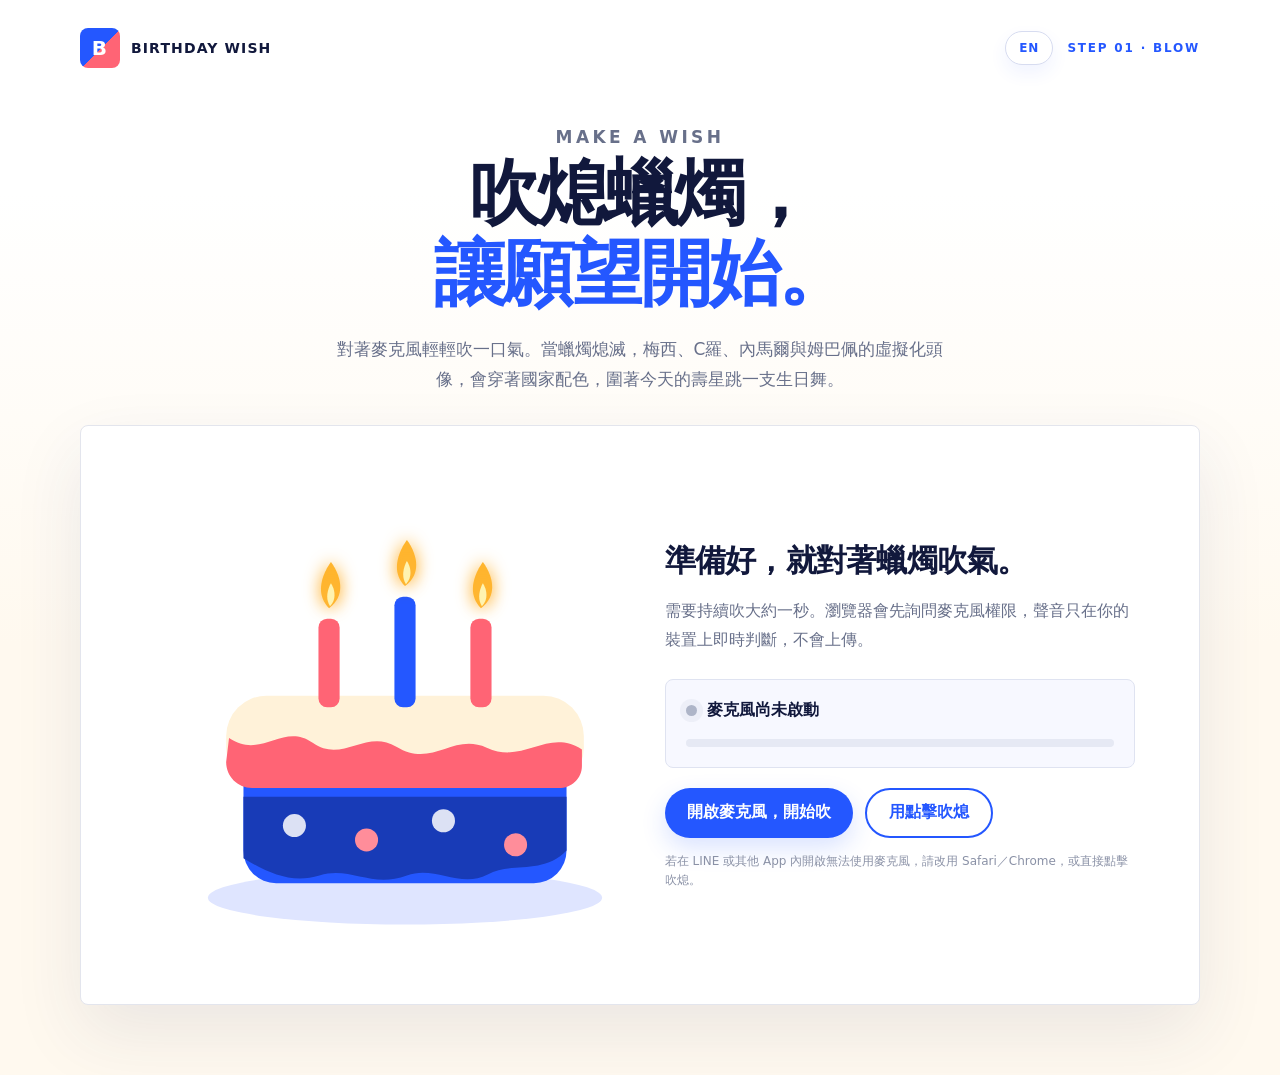
<file: birthday-wish.html>
<!doctype html>
<html lang="zh-Hant">
<head>
  <meta charset="utf-8">
  <meta name="viewport" content="width=device-width,initial-scale=1">
  <meta name="theme-color" content="#fff9ef">
  <title>吹熄蠟燭，許一個願望</title>
  <meta name="description" content="吹熄生日蠟燭，看一段生日舞，然後許下今天最想實現的願望。">
  <style>
    :root{--blue:#2457ff;--navy:#111b48;--coral:#ff6475;--cream:#fff9ef;--ink:#11183c;--muted:#68708a;--green:#20a86b}
    *{box-sizing:border-box}html{min-height:100%;background:var(--cream)}body{min-height:100vh;margin:0;color:var(--ink);font-family:"Noto Sans TC","PingFang TC","Microsoft JhengHei",system-ui,sans-serif;background:linear-gradient(180deg,#fff 0 18%,var(--cream) 60%);overflow-x:hidden}button,textarea{font:inherit}.app{width:min(1120px,calc(100% - 32px));margin:auto;padding:28px 0 70px}.topbar{display:flex;align-items:center;justify-content:space-between}.brand{display:flex;align-items:center;gap:11px;font-size:14px;font-weight:900;letter-spacing:.08em}.mark{width:40px;height:40px;border-radius:8px;display:grid;place-items:center;background:linear-gradient(135deg,var(--blue) 0 52%,var(--coral) 52%);color:#fff;font-size:20px}.step{font-size:12px;font-weight:900;letter-spacing:.15em;color:var(--blue)}.lang-switch{min-height:34px;display:inline-flex;align-items:center;border:1px solid #d7dcf0;border-radius:99px;padding:0 13px;color:var(--blue);background:#fff;text-decoration:none;font-size:12px;font-weight:900;letter-spacing:.08em;box-shadow:0 8px 18px #2457ff12}.lang-switch:hover{transform:translateY(-1px)}.top-actions{display:flex;align-items:center;gap:14px}.intro{text-align:center;margin:54px auto 30px;max-width:760px}.eyebrow{margin:0 0 18px;color:var(--coral);font-size:12px;font-weight:900;letter-spacing:.2em}.intro h1{margin:0;font-size:clamp(42px,6vw,72px);line-height:1.12;letter-spacing:-.045em}.intro h1 span{color:var(--blue)}.intro p{margin:20px auto 0;max-width:610px;color:var(--muted);font-size:17px;line-height:1.8}.stage{position:relative;min-height:580px;border:1px solid #e3e5ed;border-radius:8px;background:#fff;box-shadow:0 28px 70px #28366f18;overflow:hidden}.cake-scene,.dance-scene{position:absolute;inset:0;display:grid;grid-template-columns:1.05fr .95fr;align-items:center;padding:44px 64px;transition:opacity .65s ease,transform .65s ease}.cake-scene.is-hidden{opacity:0;transform:translateY(-22px);pointer-events:none}.cake-wrap{display:grid;place-items:center;min-height:430px}.cake-svg{width:min(100%,500px);overflow:visible}.flame{transform-box:fill-box;transform-origin:center bottom;animation:flicker .55s ease-in-out infinite alternate;filter:drop-shadow(0 0 9px #ffb83e)}.candle:nth-child(2) .flame{animation-delay:-.18s}.candle:nth-child(3) .flame{animation-delay:-.35s}.cake-svg.blown .flame{animation:none;opacity:0;transform:scale(.15);transition:.25s}.smoke{opacity:0;stroke:#a8adc0;stroke-width:4;fill:none;stroke-linecap:round;stroke-dasharray:9 10}.cake-svg.blown .smoke{animation:smoke 1.7s ease-out forwards}.controls h2,.wish-panel h2{margin:0;font-size:31px;line-height:1.35;letter-spacing:-.025em}.controls>p{margin:15px 0 24px;color:var(--muted);line-height:1.8}.mic-box{padding:20px;border:1px solid #dfe3f1;border-radius:8px;background:#f7f8ff}.mic-status{display:flex;align-items:center;gap:10px;font-weight:800}.mic-dot{width:11px;height:11px;border-radius:50%;background:#aeb5c8;box-shadow:0 0 0 6px #aeb5c822}.mic-box.listening .mic-dot{background:var(--coral);box-shadow:0 0 0 6px #ff647522;animation:pulse 1s infinite}.blow-track{height:8px;margin-top:18px;border-radius:99px;background:#e6e9f4;overflow:hidden}.blow-progress{display:block;width:0;height:100%;border-radius:inherit;background:linear-gradient(90deg,var(--blue),var(--coral));transition:width .12s}.actions{display:flex;flex-wrap:wrap;gap:12px;margin-top:20px}.btn{min-height:50px;border:0;border-radius:99px;padding:0 22px;background:var(--blue);color:#fff;font-weight:900;cursor:pointer;box-shadow:0 10px 24px #2457ff2b;transition:transform .2s,box-shadow .2s}.btn:hover{transform:translateY(-2px);box-shadow:0 14px 30px #2457ff36}.btn:focus-visible{outline:3px solid #8fa5ff;outline-offset:3px}.btn.secondary{background:#fff;color:var(--blue);border:2px solid var(--blue);box-shadow:none}.privacy{display:block;margin-top:14px;color:#8a91a6;font-size:12px;line-height:1.6}.dance-scene{opacity:0;transform:translateY(28px);pointer-events:none;background:#fff}.dance-scene.is-visible{opacity:1;transform:none;pointer-events:auto}.dancer-wrap{position:relative;display:grid;place-items:center;min-height:440px}.dance-floor{position:absolute;width:340px;height:36px;bottom:34px;border-radius:50%;background:#dfe5ff;box-shadow:0 18px 35px #2457ff22}.dancer{position:relative;width:min(100%,340px);z-index:1;overflow:visible;animation:bounce .7s ease-in-out infinite alternate}.dancer .torso{transform-box:fill-box;transform-origin:center bottom;animation:torso .7s ease-in-out infinite alternate}.dancer .arm-left,.dancer .arm-right,.dancer .leg-left,.dancer .leg-right{transform-box:fill-box}.dancer .arm-left{transform-origin:85% 12%;animation:armLeft .55s ease-in-out infinite alternate}.dancer .arm-right{transform-origin:15% 12%;animation:armRight .55s ease-in-out infinite alternate}.dancer .leg-left{transform-origin:70% 10%;animation:legLeft .7s ease-in-out infinite alternate}.dancer .leg-right{transform-origin:30% 10%;animation:legRight .7s ease-in-out infinite alternate}.wish-panel{max-width:430px}.birthday-line{display:inline-block;margin-bottom:16px;color:var(--coral);font-size:12px;font-weight:900;letter-spacing:.18em}.wish-panel>p{margin:15px 0 22px;color:var(--muted);line-height:1.8}.wish-form{display:grid;gap:13px}.wish-form label{font-size:14px;font-weight:900}.wish-form textarea{width:100%;min-height:118px;resize:vertical;border:1px solid #ccd2e5;border-radius:8px;padding:15px;color:var(--ink);background:#fff;line-height:1.7;outline:none}.wish-form textarea:focus{border-color:var(--blue);box-shadow:0 0 0 4px #2457ff13}.saved{display:none;padding:22px;border-left:4px solid var(--green);background:#effaf5;color:#246347;line-height:1.8}.wish-panel.is-saved .wish-form{display:none}.wish-panel.is-saved .saved{display:block}.confetti{position:absolute;inset:0;overflow:hidden;pointer-events:none;z-index:8}.confetti i{position:absolute;top:-22px;width:9px;height:18px;background:var(--c);left:var(--x);opacity:0;animation:fall var(--d) var(--delay) cubic-bezier(.2,.7,.35,1) forwards}.noscript{padding:18px;text-align:center;color:#9c2d46;background:#fff0f3}
    @keyframes flicker{from{transform:rotate(-4deg) scaleY(.92)}to{transform:rotate(4deg) scaleY(1.08)}}@keyframes smoke{0%{opacity:0;stroke-dashoffset:12;transform:translateY(0)}20%{opacity:.7}100%{opacity:0;stroke-dashoffset:-28;transform:translateY(-45px)}}@keyframes pulse{50%{box-shadow:0 0 0 11px #ff64750d}}@keyframes bounce{to{transform:translateY(-10px)}}@keyframes torso{to{transform:rotate(4deg)}}@keyframes armLeft{from{transform:rotate(16deg)}to{transform:rotate(-24deg)}}@keyframes armRight{from{transform:rotate(-18deg)}to{transform:rotate(28deg)}}@keyframes legLeft{to{transform:rotate(10deg)}}@keyframes legRight{to{transform:rotate(-10deg)}}@keyframes fall{0%{opacity:1;transform:translate3d(0,-20px,0) rotate(0)}100%{opacity:1;transform:translate3d(var(--drift),680px,0) rotate(720deg)}}
    .birthday-orbit{position:relative;width:min(100%,500px);height:440px;display:grid;place-items:center}.birthday-frame{position:relative;z-index:3;width:210px;height:292px;margin:0;border:7px solid #fff;border-radius:8px;background:#fff;box-shadow:0 22px 45px #111b4836;overflow:visible}.birthday-person{display:block;width:100%;height:100%;border-radius:3px;object-fit:cover;object-position:center 30%}.birthday-frame figcaption{position:absolute;left:50%;bottom:-18px;transform:translateX(-50%);white-space:nowrap;padding:8px 16px;border-radius:99px;background:var(--coral);color:#fff;font-size:12px;font-weight:900;letter-spacing:.1em;box-shadow:0 8px 20px #ff647538}.birthday-orbit .dance-floor{width:390px;bottom:22px}.mini-dancer{position:absolute;z-index:4;width:112px;overflow:visible;filter:drop-shadow(0 10px 9px #111b4822);animation:miniBounce .58s ease-in-out infinite alternate}.mini-dancer .mini-arm-left,.mini-dancer .mini-arm-right,.mini-dancer .mini-leg-left,.mini-dancer .mini-leg-right,.mini-dancer .mini-torso{transform-box:fill-box}.mini-dancer .mini-arm-left{transform-origin:85% 15%;animation:armLeft .45s ease-in-out infinite alternate}.mini-dancer .mini-arm-right{transform-origin:15% 15%;animation:armRight .45s ease-in-out infinite alternate}.mini-dancer .mini-leg-left{transform-origin:70% 10%;animation:legLeft .58s ease-in-out infinite alternate}.mini-dancer .mini-leg-right{transform-origin:30% 10%;animation:legRight .58s ease-in-out infinite alternate}.dancer-one{left:3px;top:20px;animation-delay:-.1s}.dancer-two{right:3px;top:18px;animation-delay:-.32s;transform:scaleX(-1)}.dancer-three{left:8px;bottom:16px;animation-delay:-.46s}.dancer-four{right:8px;bottom:14px;animation-delay:-.22s;transform:scaleX(-1)}@keyframes miniBounce{from{margin-top:0}to{margin-top:-15px}}@media(max-width:520px){.birthday-orbit{height:350px}.birthday-frame{width:158px;height:220px}.birthday-orbit .dance-floor{width:290px}.mini-dancer{width:82px}.dancer-one,.dancer-three{left:0}.dancer-two,.dancer-four{right:0}}.team-code{fill:#111b48;font:900 11px system-ui,sans-serif;letter-spacing:.04em}.team-por .team-code,.team-fra .team-code{fill:#fff}.mini-dancer .football{transform-box:fill-box;transform-origin:center;animation:ballHop .58s ease-in-out infinite alternate}.dancer-two .football,.dancer-four .football{transform:scaleX(-1)}@keyframes ballHop{from{translate:0 0;rotate:0deg}to{translate:0 -9px;rotate:28deg}}.player-name{fill:#111b48;font:900 8px system-ui,sans-serif;letter-spacing:.04em;paint-order:stroke;stroke:#fff;stroke-width:3px;stroke-linejoin:round}@media(max-width:820px){.stage{min-height:920px}.cake-scene,.dance-scene{grid-template-columns:1fr;padding:32px 24px;align-content:center;gap:18px}.cake-wrap,.dancer-wrap{min-height:390px}.controls,.wish-panel{max-width:560px;margin:auto;width:100%}.dance-floor{bottom:20px}}
    @media(max-width:520px){.app{width:min(100% - 20px,460px);padding-top:16px}.brand{font-size:12px}.intro{margin-top:38px}.intro h1{font-size:43px}.intro p{font-size:15px}.stage{min-height:860px}.cake-scene,.dance-scene{padding:25px 18px}.cake-wrap,.dancer-wrap{min-height:340px}.cake-svg{width:350px}.dancer{width:270px}.controls h2,.wish-panel h2{font-size:27px}.actions{display:grid}.btn{width:100%}}
    @media(prefers-reduced-motion:reduce){*{scroll-behavior:auto!important}.flame,.mic-box.listening .mic-dot,.dancer,.dancer *{animation:none!important}.cake-scene,.dance-scene,.blow-progress{transition:none!important}}
  </style>
</head>
<body>
  <main class="app">
    <header class="topbar"><div class="brand"><span class="mark">B</span><span>BIRTHDAY WISH</span></div><div class="top-actions"><a class="lang-switch" href="birthday-wish-en.html" aria-label="Switch to English">EN</a><span class="step" id="stepLabel">STEP 01 · BLOW</span></div></header>
    <section class="intro"><p class="eyebrow">MAKE A WISH</p><h1>吹熄蠟燭，<br><span>讓願望開始。</span></h1><p>對著麥克風輕輕吹一口氣。當蠟燭熄滅，梅西、C羅、內馬爾與姆巴佩的虛擬化頭像，會穿著國家配色，圍著今天的壽星跳一支生日舞。</p></section>
    <section class="stage" aria-live="polite">
      <div class="cake-scene" id="cakeScene">
        <div class="cake-wrap">
          <svg class="cake-svg" id="cake" viewBox="0 0 520 470" role="img" aria-label="插著三根蠟燭的生日蛋糕">
            <ellipse cx="260" cy="425" rx="205" ry="28" fill="#dfe5ff"/>
            <rect x="92" y="260" width="336" height="150" rx="34" fill="#2457ff"/>
            <path d="M92 320h336v56c-25 26-57 11-82 25-29 15-55-10-84 1-37 14-58-10-91 0-29 9-54-3-79-18z" fill="#183bb7"/>
            <rect x="74" y="215" width="372" height="96" rx="42" fill="#fff2d9"/>
            <path d="M77 259c34 23 56-17 87 5 31 22 55-15 87 4 38 23 58-15 94 1 39 18 63-21 99 2v17c0 13-11 23-24 23H101c-15 0-27-12-27-27z" fill="#ff6475"/>
            <g class="candle"><rect x="170" y="135" width="22" height="92" rx="9" fill="#ff6475"/><path d="M181 124c-20-20 2-48 2-48s23 29-2 48z" fill="#ffb52e" class="flame"/><path d="M182 122c-7-11 1-24 1-24s9 13-1 24z" fill="#fff3b0" class="flame"/><path d="M181 126c-18-18-16-34-8-50" class="smoke"/></g>
            <g class="candle"><rect x="249" y="112" width="22" height="115" rx="9" fill="#2457ff"/><path d="M260 101c-20-20 2-48 2-48s23 29-2 48z" fill="#ffb52e" class="flame"/><path d="M261 99c-7-11 1-24 1-24s9 13-1 24z" fill="#fff3b0" class="flame"/><path d="M260 103c-18-18-16-34-8-50" class="smoke"/></g>
            <g class="candle"><rect x="328" y="135" width="22" height="92" rx="9" fill="#ff6475"/><path d="M339 124c-20-20 2-48 2-48s23 29-2 48z" fill="#ffb52e" class="flame"/><path d="M340 122c-7-11 1-24 1-24s9 13-1 24z" fill="#fff3b0" class="flame"/><path d="M339 126c-18-18-16-34-8-50" class="smoke"/></g>
            <circle cx="145" cy="350" r="12" fill="#fff" opacity=".85"/><circle cx="220" cy="365" r="12" fill="#ff8d9a"/><circle cx="300" cy="345" r="12" fill="#fff" opacity=".85"/><circle cx="375" cy="370" r="12" fill="#ff8d9a"/>
          </svg>
        </div>
        <div class="controls">
          <h2>準備好，就對著蠟燭吹氣。</h2><p>需要持續吹大約一秒。瀏覽器會先詢問麥克風權限，聲音只在你的裝置上即時判斷，不會上傳。</p>
          <div class="mic-box" id="micBox"><div class="mic-status"><span class="mic-dot"></span><span id="micText">麥克風尚未啟動</span></div><div class="blow-track"><span class="blow-progress" id="blowProgress"></span></div></div>
          <div class="actions"><button class="btn" id="listenBtn" type="button">開啟麥克風，開始吹</button><button class="btn secondary" id="tapBtn" type="button">用點擊吹熄</button></div>
          <small class="privacy">若在 LINE 或其他 App 內開啟無法使用麥克風，請改用 Safari／Chrome，或直接點擊吹熄。</small>
        </div>
      </div>
      <div class="dance-scene" id="danceScene">
        <div class="dancer-wrap">
            <div class="birthday-orbit">
              <div class="dance-floor"></div>
              <svg class="mini-dancer dancer-one team-arg" style="--shirt:#75aadb;--accent:#fff;--shorts:#fff;--skin:#e2a17c;--shoe:#75aadb" viewBox="0 0 120 190" role="img" aria-label="MESSI 的虛擬化球星頭像角色"><g class="mini-leg-left"><path d="M54 124l-12 40" stroke="var(--shorts)" stroke-width="13" stroke-linecap="round"/><path d="M42 164H25" stroke="var(--shoe)" stroke-width="10" stroke-linecap="round"/></g><g class="mini-leg-right"><path d="M67 124l14 40" stroke="var(--shorts)" stroke-width="13" stroke-linecap="round"/><path d="M80 164h18" stroke="var(--shoe)" stroke-width="10" stroke-linecap="round"/></g><g class="mini-arm-left"><path d="M47 81L18 57" stroke="var(--skin)" stroke-width="11" stroke-linecap="round"/></g><g class="mini-arm-right"><path d="M73 81l29-24" stroke="var(--skin)" stroke-width="11" stroke-linecap="round"/></g><g class="mini-torso"><path d="M43 73q17-11 34 0l8 56H35z" fill="var(--shirt)"/><path d="M46 75h28l-5 11H51z" fill="var(--accent)" opacity=".9"/><text class="team-code" x="60" y="106" text-anchor="middle">ARG</text><circle cx="60" cy="49" r="25" fill="#e2a17c"/><path d="M35 47q4-31 29-28 20 2 22 28-11-8-20-18-9 13-31 18z" fill="#30241f"/><path d="M39 55q4 22 21 24 18-2 22-24-8 7-12 6-10 8-20 0-5 1-11-6z" fill="#5a3829"/><circle cx="51" cy="49" r="2"/><circle cx="69" cy="49" r="2"/><path d="M53 61q7 5 14 0" fill="none" stroke="#fff" stroke-width="2" stroke-linecap="round"/><path d="M49 24l11-20 14 22" fill="var(--accent)" opacity=".9"/><circle cx="60" cy="5" r="4" fill="#ff6475"/></g><g class="football"><circle cx="105" cy="157" r="10" fill="#fff" stroke="#111b48" stroke-width="2"/><path d="M100 153l5-3 5 3-2 6h-6z" fill="#111b48"/></g><text class="player-name" x="60" y="186" text-anchor="middle">MESSI</text></svg>
              <svg class="mini-dancer dancer-two team-por" style="--shirt:#c6283d;--accent:#198754;--shorts:#174732;--skin:#d89a72;--shoe:#c6283d" viewBox="0 0 120 190" role="img" aria-label="RONALDO 的虛擬化球星頭像角色"><g class="mini-leg-left"><path d="M54 124l-12 40" stroke="var(--shorts)" stroke-width="13" stroke-linecap="round"/><path d="M42 164H25" stroke="var(--shoe)" stroke-width="10" stroke-linecap="round"/></g><g class="mini-leg-right"><path d="M67 124l14 40" stroke="var(--shorts)" stroke-width="13" stroke-linecap="round"/><path d="M80 164h18" stroke="var(--shoe)" stroke-width="10" stroke-linecap="round"/></g><g class="mini-arm-left"><path d="M47 81L18 57" stroke="var(--skin)" stroke-width="11" stroke-linecap="round"/></g><g class="mini-arm-right"><path d="M73 81l29-24" stroke="var(--skin)" stroke-width="11" stroke-linecap="round"/></g><g class="mini-torso"><path d="M43 73q17-11 34 0l8 56H35z" fill="var(--shirt)"/><path d="M46 75h28l-5 11H51z" fill="var(--accent)" opacity=".9"/><text class="team-code" x="60" y="106" text-anchor="middle">POR</text><circle cx="60" cy="49" r="25" fill="#d89a72"/><path d="M35 45q4-29 27-28 16 0 24 19-13-8-24-9-9 10-27 18z" fill="#16181f"/><path d="M44 40q10-16 34-15" fill="none" stroke="#343944" stroke-width="5" stroke-linecap="round"/><path d="M46 47l10-2M65 45l10 2" stroke="#3e2923" stroke-width="2"/><circle cx="51" cy="51" r="2"/><circle cx="70" cy="51" r="2"/><path d="M53 63q8 3 15-1" fill="none" stroke="#9a4d4d" stroke-width="2" stroke-linecap="round"/><path d="M49 24l11-20 14 22" fill="var(--accent)" opacity=".9"/><circle cx="60" cy="5" r="4" fill="#ff6475"/></g><g class="football"><circle cx="105" cy="157" r="10" fill="#fff" stroke="#111b48" stroke-width="2"/><path d="M100 153l5-3 5 3-2 6h-6z" fill="#111b48"/></g><text class="player-name" x="60" y="186" text-anchor="middle">RONALDO</text></svg>
              <svg class="mini-dancer dancer-three team-bra" style="--shirt:#f6cc35;--accent:#2457a6;--shorts:#2457a6;--skin:#ad704b;--shoe:#f6cc35" viewBox="0 0 120 190" role="img" aria-label="NEYMAR 的虛擬化球星頭像角色"><g class="mini-leg-left"><path d="M54 124l-12 40" stroke="var(--shorts)" stroke-width="13" stroke-linecap="round"/><path d="M42 164H25" stroke="var(--shoe)" stroke-width="10" stroke-linecap="round"/></g><g class="mini-leg-right"><path d="M67 124l14 40" stroke="var(--shorts)" stroke-width="13" stroke-linecap="round"/><path d="M80 164h18" stroke="var(--shoe)" stroke-width="10" stroke-linecap="round"/></g><g class="mini-arm-left"><path d="M47 81L18 57" stroke="var(--skin)" stroke-width="11" stroke-linecap="round"/></g><g class="mini-arm-right"><path d="M73 81l29-24" stroke="var(--skin)" stroke-width="11" stroke-linecap="round"/></g><g class="mini-torso"><path d="M43 73q17-11 34 0l8 56H35z" fill="var(--shirt)"/><path d="M46 75h28l-5 11H51z" fill="var(--accent)" opacity=".9"/><text class="team-code" x="60" y="106" text-anchor="middle">BRA</text><circle cx="60" cy="49" r="25" fill="#ad704b"/><g fill="#2b211e"><circle cx="39" cy="35" r="8"/><circle cx="48" cy="26" r="9"/><circle cx="60" cy="23" r="9"/><circle cx="72" cy="26" r="9"/><circle cx="81" cy="36" r="8"/></g><circle cx="52" cy="50" r="2"/><circle cx="69" cy="50" r="2"/><path d="M56 59q4 3 8 0" fill="none" stroke="#44281e" stroke-width="3"/><path d="M52 64q8 6 16 0" fill="none" stroke="#fff" stroke-width="2" stroke-linecap="round"/><path d="M49 24l11-20 14 22" fill="var(--accent)" opacity=".9"/><circle cx="60" cy="5" r="4" fill="#ff6475"/></g><g class="football"><circle cx="105" cy="157" r="10" fill="#fff" stroke="#111b48" stroke-width="2"/><path d="M100 153l5-3 5 3-2 6h-6z" fill="#111b48"/></g><text class="player-name" x="60" y="186" text-anchor="middle">NEYMAR</text></svg>
              <svg class="mini-dancer dancer-four team-fra" style="--shirt:#163a78;--accent:#fff;--shorts:#fff;--skin:#76503c;--shoe:#e03b4f" viewBox="0 0 120 190" role="img" aria-label="MBAPPE 的虛擬化球星頭像角色"><g class="mini-leg-left"><path d="M54 124l-12 40" stroke="var(--shorts)" stroke-width="13" stroke-linecap="round"/><path d="M42 164H25" stroke="var(--shoe)" stroke-width="10" stroke-linecap="round"/></g><g class="mini-leg-right"><path d="M67 124l14 40" stroke="var(--shorts)" stroke-width="13" stroke-linecap="round"/><path d="M80 164h18" stroke="var(--shoe)" stroke-width="10" stroke-linecap="round"/></g><g class="mini-arm-left"><path d="M47 81L18 57" stroke="var(--skin)" stroke-width="11" stroke-linecap="round"/></g><g class="mini-arm-right"><path d="M73 81l29-24" stroke="var(--skin)" stroke-width="11" stroke-linecap="round"/></g><g class="mini-torso"><path d="M43 73q17-11 34 0l8 56H35z" fill="var(--shirt)"/><path d="M46 75h28l-5 11H51z" fill="var(--accent)" opacity=".9"/><text class="team-code" x="60" y="106" text-anchor="middle">FRA</text><circle cx="60" cy="49" r="25" fill="#76503c"/><path d="M36 42q6-25 25-24 20 0 24 25-10-7-24-8-13 0-25 7z" fill="#151515"/><path d="M38 40q22-11 45 1" fill="none" stroke="#2d2d2d" stroke-width="5"/><circle cx="51" cy="50" r="2"/><circle cx="69" cy="50" r="2"/><path d="M52 61q8 7 16 0" fill="none" stroke="#fff" stroke-width="2" stroke-linecap="round"/><path d="M49 24l11-20 14 22" fill="var(--accent)" opacity=".9"/><circle cx="60" cy="5" r="4" fill="#ff6475"/></g><g class="football"><circle cx="105" cy="157" r="10" fill="#fff" stroke="#111b48" stroke-width="2"/><path d="M100 153l5-3 5 3-2 6h-6z" fill="#111b48"/></g><text class="player-name" x="60" y="186" text-anchor="middle">MBAPPE</text></svg>
              <figure class="birthday-frame"><img class="birthday-person" src="[data-uri]" alt="今天的壽星"><figcaption>今天的壽星</figcaption></figure>
            </div>
          </div>
          <div class="wish-panel" id="wishPanel"><span class="birthday-line">HAPPY BIRTHDAY · YOUR TURN</span><h2>大家都跳起來了。<br>壽星想許什麼願望？</h2><p>不需要是一個偉大的答案，只要是此刻的你，真的希望發生的事。</p>
          <form class="wish-form" id="wishForm"><label for="wish">我的生日願望</label><textarea id="wish" maxlength="180" required placeholder="希望接下來的日子……"></textarea><button class="btn" type="submit">把願望收好</button></form>
          <div class="saved"><strong>願望已經收好了。</strong><br>不用現在知道它會怎麼實現，先讓它有一個被說出口的開始。</div>
        </div>
      </div>
      <div class="confetti" id="confetti" aria-hidden="true"></div>
    </section>
    <noscript><div class="noscript">請開啟 JavaScript，才能吹熄蠟燭與觀看生日動畫。</div></noscript>
  </main>
  <script>
    const listenBtn=document.querySelector('#listenBtn');
    const tapBtn=document.querySelector('#tapBtn');
    const micBox=document.querySelector('#micBox');
    const micText=document.querySelector('#micText');
    const progress=document.querySelector('#blowProgress');
    const cake=document.querySelector('#cake');
    const cakeScene=document.querySelector('#cakeScene');
    const danceScene=document.querySelector('#danceScene');
    const stepLabel=document.querySelector('#stepLabel');
    const confetti=document.querySelector('#confetti');
    const wishForm=document.querySelector('#wishForm');
    const wishPanel=document.querySelector('#wishPanel');
    let audioContext,stream,analyser,frame,blowAmount=0,finished=false,lastTime=0;

    function confettiBurst(count=64){
      const colors=['#2457ff','#ff6475','#ffbd32','#20a86b','#111b48'];
      for(let i=0;i<count;i++){
        const piece=document.createElement('i');
        piece.style.setProperty('--x',Math.random()*100+'%');
        piece.style.setProperty('--c',colors[i%colors.length]);
        piece.style.setProperty('--d',(1.8+Math.random()*1.6)+'s');
        piece.style.setProperty('--delay',(Math.random()*.45)+'s');
        piece.style.setProperty('--drift',(-90+Math.random()*180)+'px');
        piece.addEventListener('animationend',()=>piece.remove());
        confetti.appendChild(piece);
      }
    }

    async function stopMic(){
      cancelAnimationFrame(frame);
      if(stream)stream.getTracks().forEach(track=>track.stop());
      if(audioContext&&audioContext.state!=='closed')await audioContext.close();
    }

    async function blowOut(){
      if(finished)return;
      finished=true;
      progress.style.width='100%';
      micText.textContent='蠟燭熄滅了';
      micBox.classList.remove('listening');
      cake.classList.add('blown');
      await stopMic();
      setTimeout(()=>{
        cakeScene.classList.add('is-hidden');
        danceScene.classList.add('is-visible');
        stepLabel.textContent='STEP 02 · DANCE & WISH';
        confettiBurst();
      },1050);
    }

    function listen(now){
      if(finished)return;
      const spectrum=new Uint8Array(analyser.frequencyBinCount);
      analyser.getByteFrequencyData(spectrum);
      const hzPerBin=audioContext.sampleRate/analyser.fftSize;
      let total=0,high=0,highCount=0;
      for(let i=2;i<spectrum.length;i++){
        total+=spectrum[i];
        if(i*hzPerBin>1400&&i*hzPerBin<10000){high+=spectrum[i];highCount++}
      }
      const level=total/spectrum.length;
      const highLevel=high/highCount;
      const dt=Math.min(50,now-lastTime||16);
      lastTime=now;
      const blowing=level>18&&highLevel>20;
      blowAmount=Math.max(0,Math.min(100,blowAmount+(blowing?dt*.085:-dt*.035)));
      progress.style.width=blowAmount+'%';
      micText.textContent=blowing?'有感覺到風，繼續吹……':'正在聽，請對著麥克風吹氣';
      if(blowAmount>=100){blowOut();return}
      frame=requestAnimationFrame(listen);
    }

    listenBtn.addEventListener('click',async()=>{
      if(finished)return;
      if(!navigator.mediaDevices?.getUserMedia){micText.textContent='此瀏覽器不支援麥克風，請使用點擊吹熄';return}
      listenBtn.disabled=true;
      try{
        stream=await navigator.mediaDevices.getUserMedia({audio:{echoCancellation:false,noiseSuppression:false,autoGainControl:false}});
        audioContext=new (window.AudioContext||window.webkitAudioContext)();
        await audioContext.resume();
        analyser=audioContext.createAnalyser();
        analyser.fftSize=1024;
        audioContext.createMediaStreamSource(stream).connect(analyser);
        micBox.classList.add('listening');
        micText.textContent='正在聽，請持續吹大約一秒';
        lastTime=performance.now();
        frame=requestAnimationFrame(listen);
      }catch(error){
        micText.textContent='沒有取得麥克風權限，請改用點擊吹熄';
        listenBtn.disabled=false;
      }
    });
    tapBtn.addEventListener('click',blowOut);
    wishForm.addEventListener('submit',event=>{
      event.preventDefault();
      if(!document.querySelector('#wish').value.trim())return;
      wishPanel.classList.add('is-saved');
      confettiBurst(90);
    });
  </script>
</body>
</html>
</file>
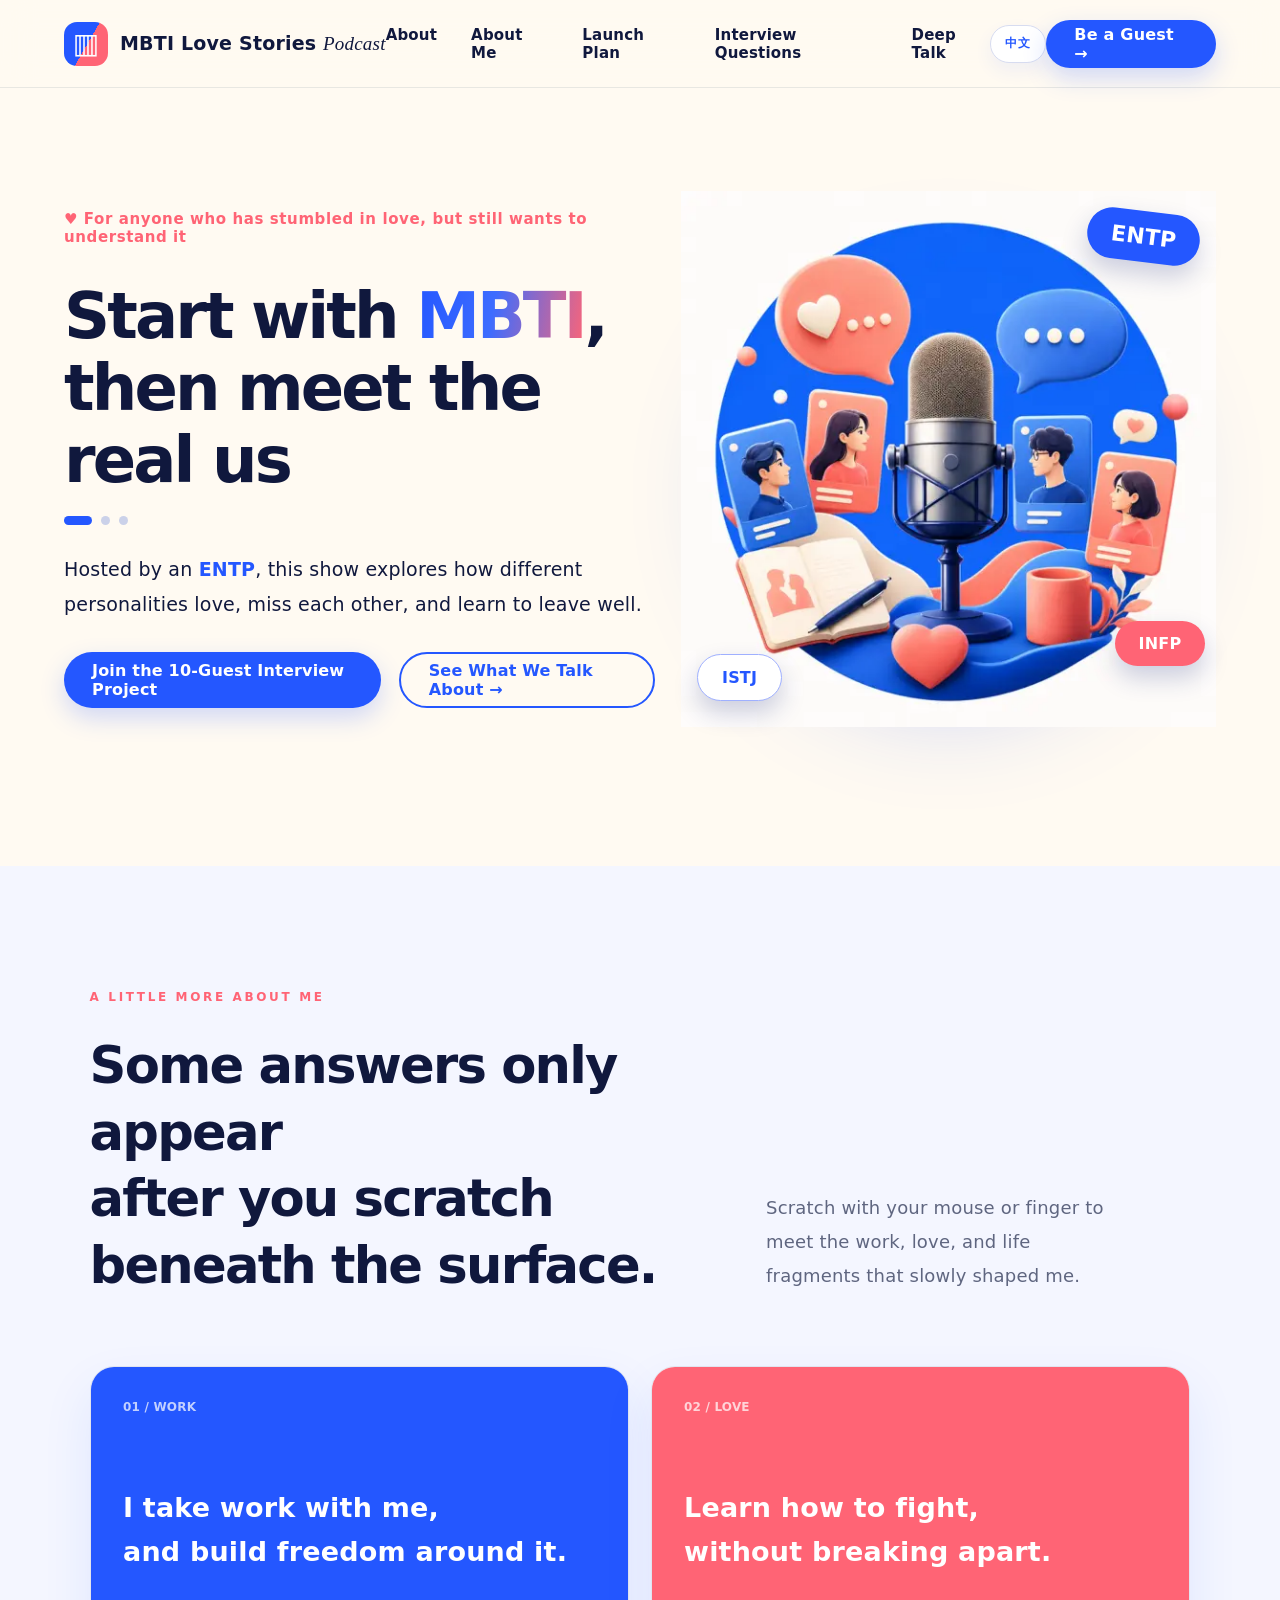
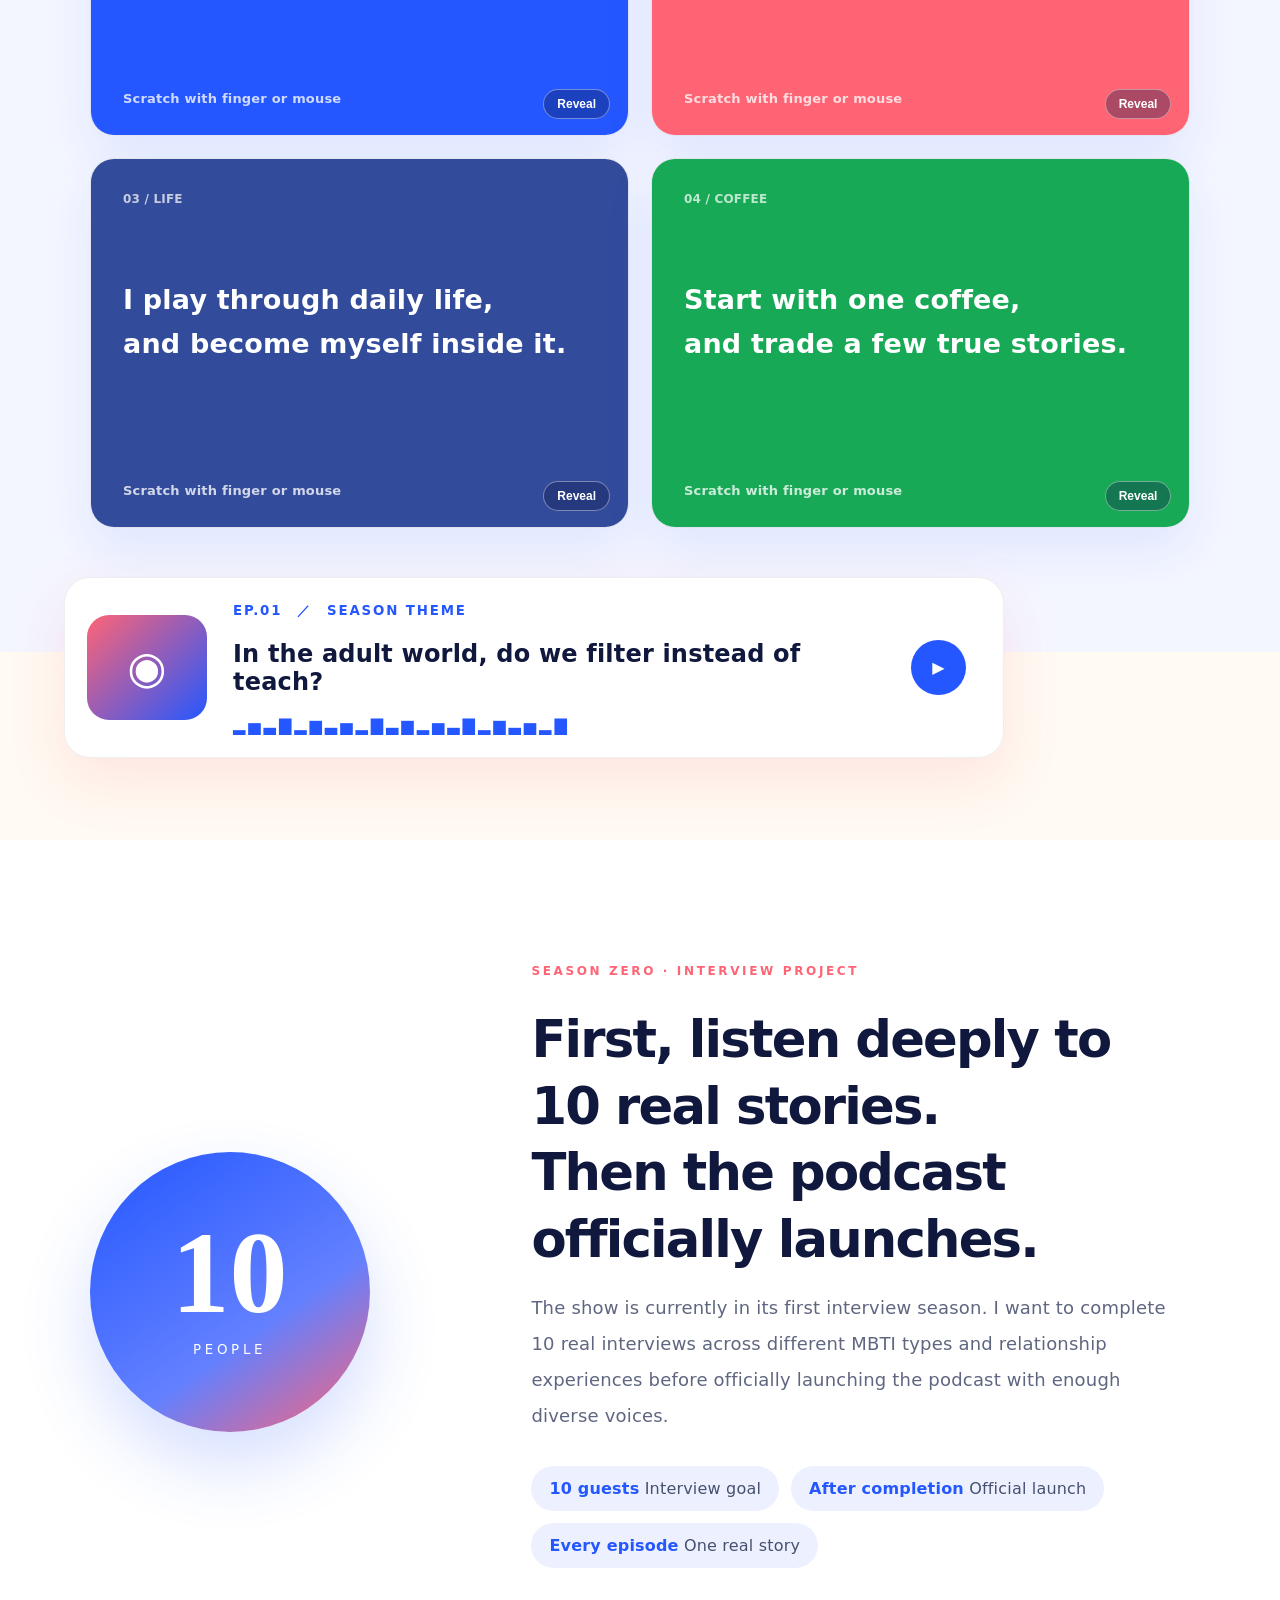
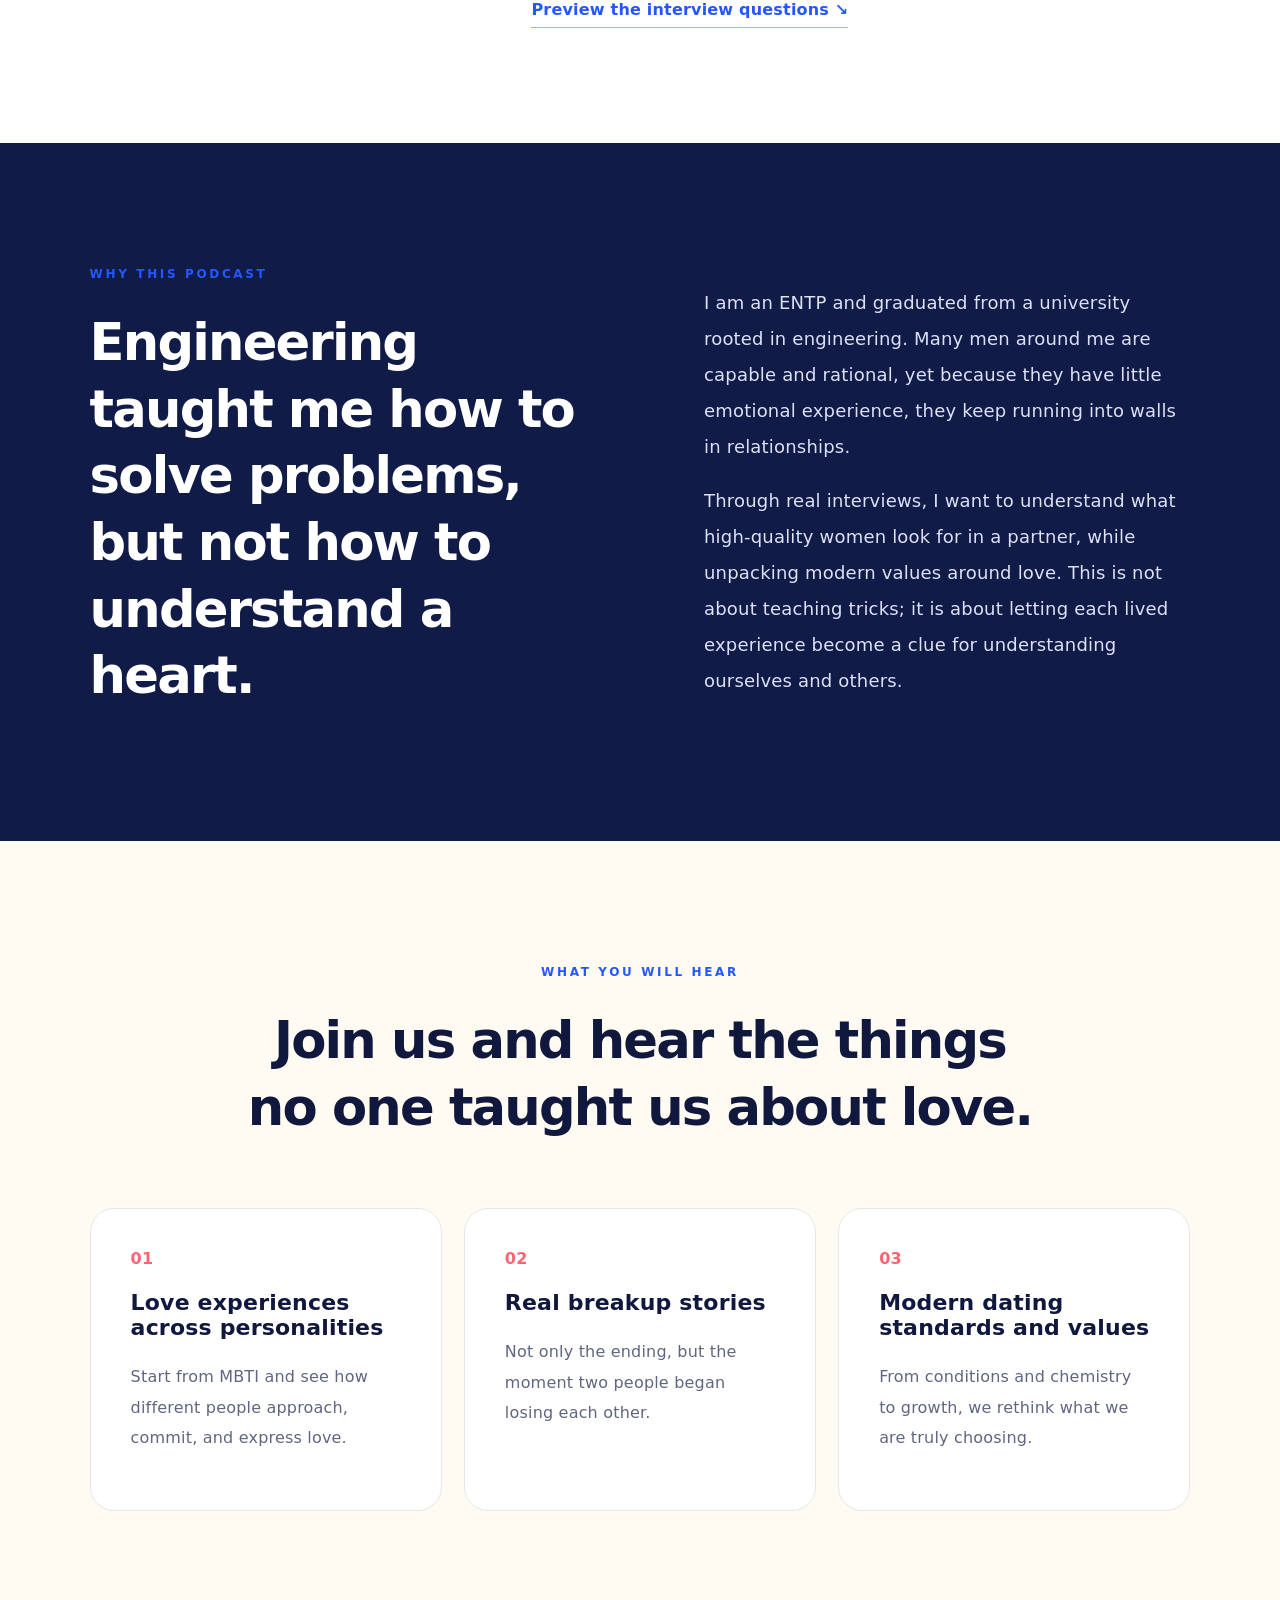
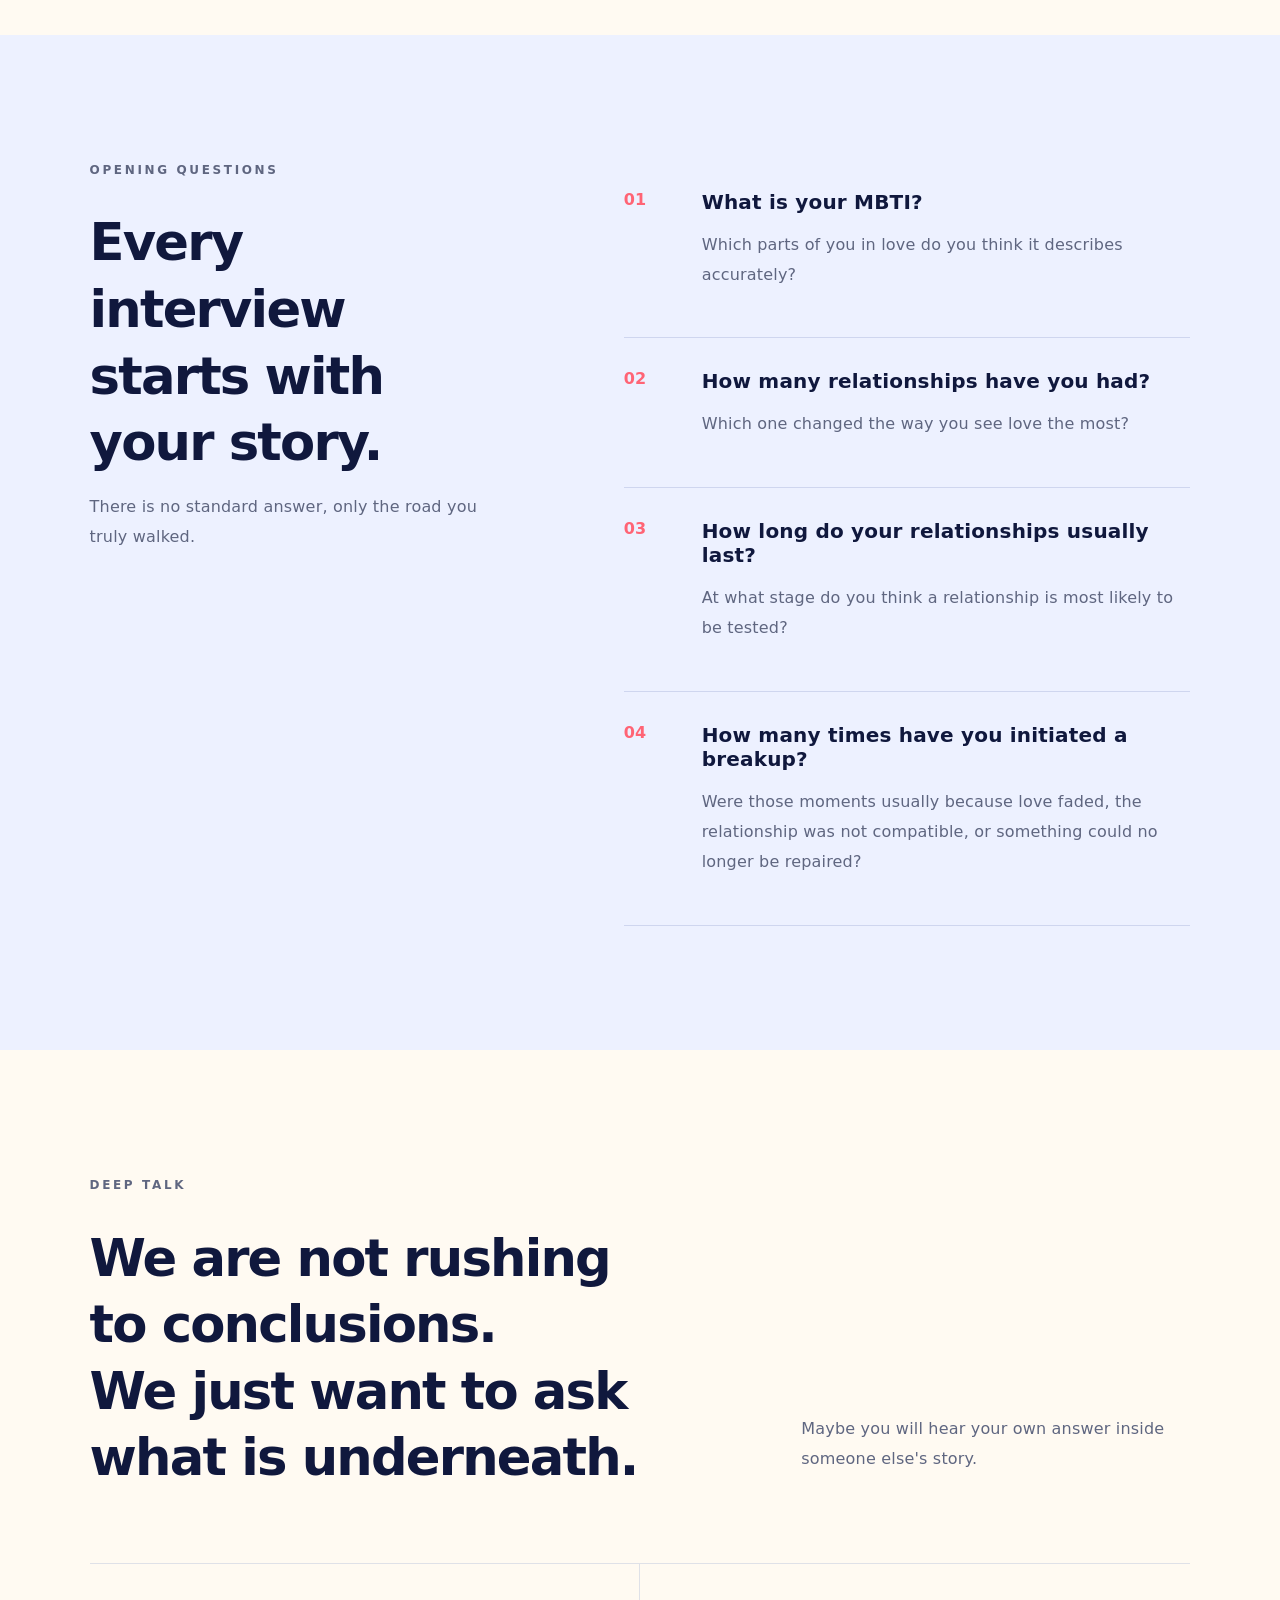
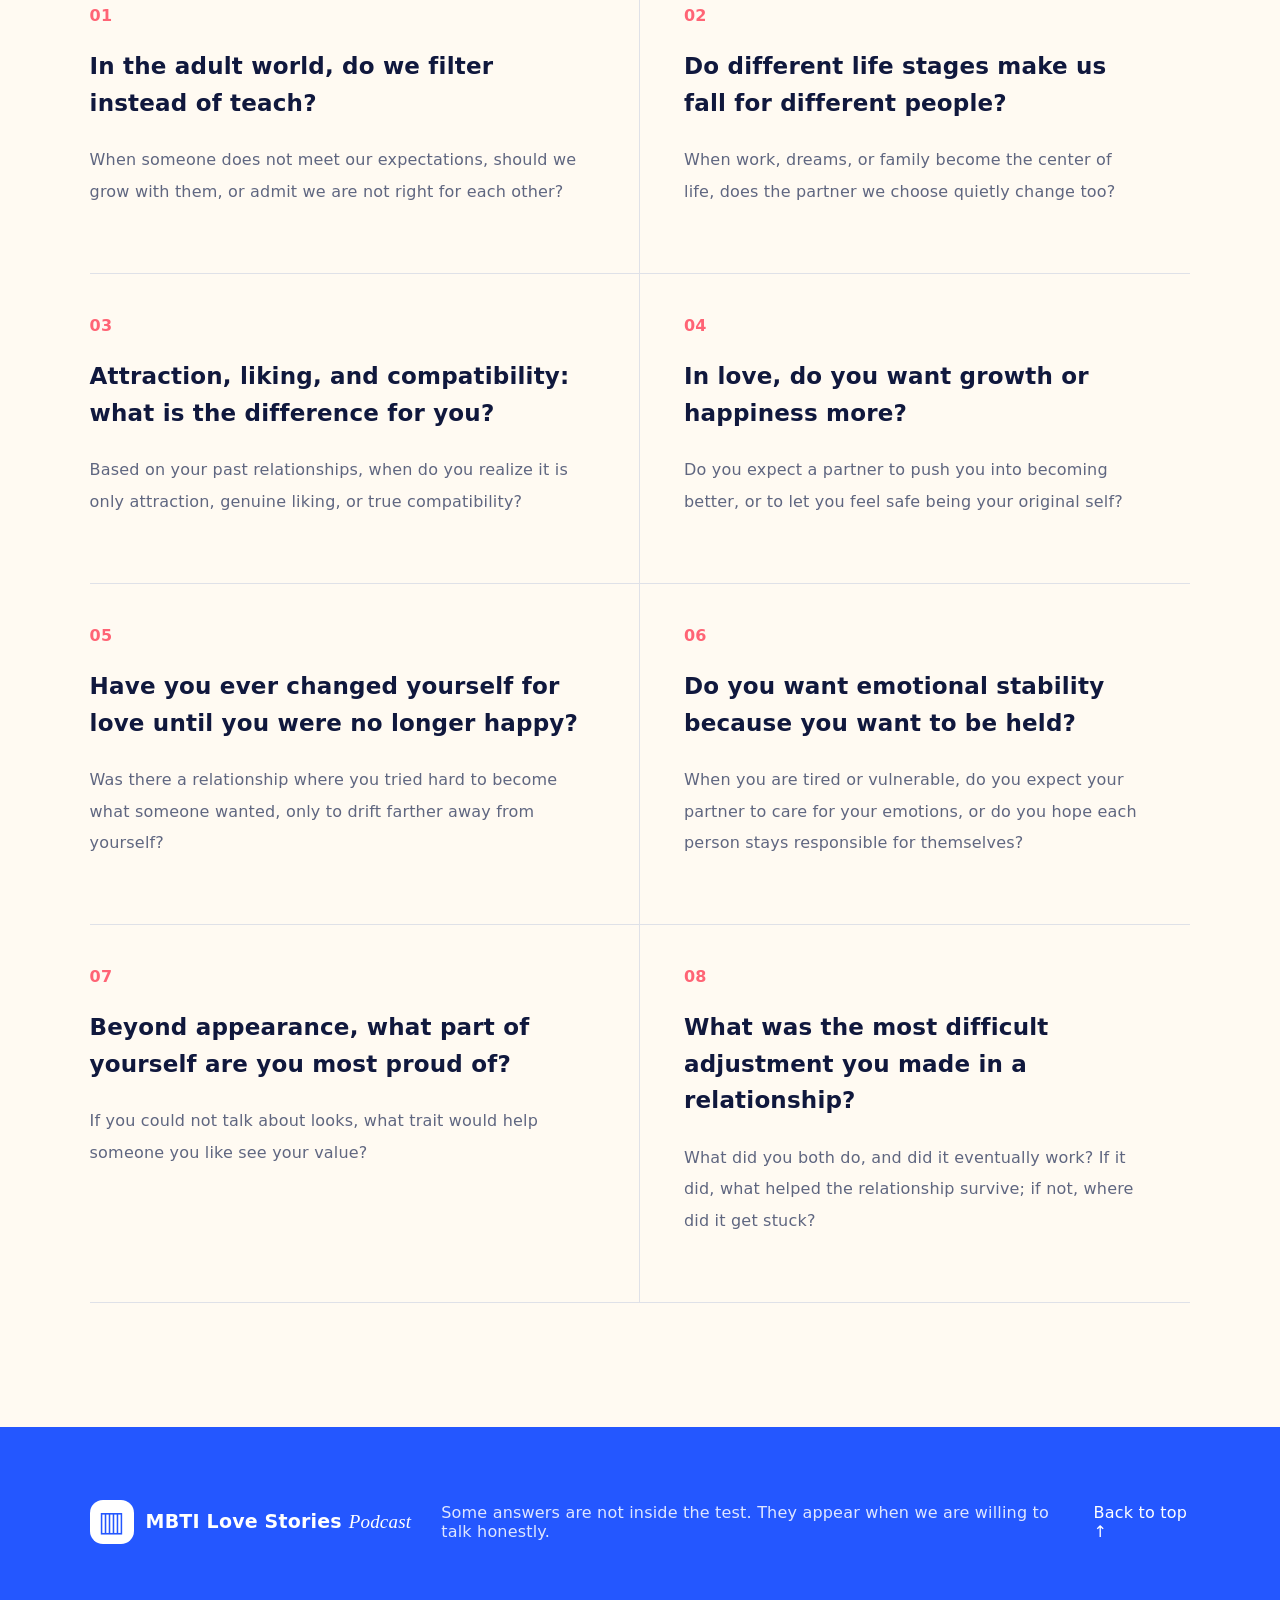
<file: index-en.html>
<!doctype html>
<html lang="en">
<head>
  <meta charset="utf-8"><meta name="viewport" content="width=device-width,initial-scale=1">
  <title>MBTI Love Stories Podcast | From Personality to the Real Us</title>
  <meta name="description" content="Hosted by an ENTP, this podcast explores real love stories, breakups, and modern standards for choosing a partner through the lens of MBTI.">
  <link rel="stylesheet" href="styles.css?v=7e0c2b7">
</head>
<body>
  <header><a class="brand" href="#top"><span class="logo">▥</span><strong>MBTI Love Stories <i>Podcast</i></strong></a><nav><a href="#about">About</a><a href="#mbti-love-me">About Me</a><a href="#launch">Launch Plan</a><a href="#questions">Interview Questions</a><a href="#topics">Deep Talk</a></nav><a class="lang-toggle" href="index.html" aria-label="Switch to Chinese">中文</a><a class="button compact" href="#launch">Be a Guest →</a></header>
  <main>
    <section class="hero" id="top">
      <div class="hero-copy"><p class="eyebrow">♥ For anyone who has stumbled in love, but still wants to understand it</p>
        <div class="slogans" aria-live="polite"><h1 class="active">Start with <em>MBTI</em>,<br>then meet the real us</h1><h1>Love has no perfect answer,<br><em>but every story leaves clues</em></h1><h1>What logic never taught us,<br><em>love slowly reveals</em></h1></div>
        <div class="dots"><button class="active" aria-label="First slogan"></button><button aria-label="Second slogan"></button><button aria-label="Third slogan"></button></div>
        <p class="lead">Hosted by an <b>ENTP</b>, this show explores how different personalities love, miss each other, and learn to leave well.</p><div class="actions"><a class="button" href="#launch">Join the 10-Guest Interview Project</a><a class="button outline" href="#topics">See What We Talk About →</a></div>
      </div>
      <div class="visual"><div class="circle"></div><img src="[data-uri]" alt="Podcast microphone with love and conversation bubbles"><span class="chip entp">ENTP</span><span class="chip infp">INFP</span><span class="chip istj">ISTJ</span></div>
    </section>
    <section class="dimensions section" id="mbti-love-me">
      <div class="dimension-head"><div><p class="kicker coral">A LITTLE MORE ABOUT ME</p><h2>Some answers only appear<br>after you scratch beneath the surface.</h2></div><p class="dimension-lead">Scratch with your mouse or finger to meet the work, love, and life fragments that slowly shaped me.</p></div>
      <div class="dimension-grid scratch-grid">
        <article class="scratch-card" data-color="#2457ff" data-kicker="01 / WORK" data-line-one="I take work with me," data-line-two="and build freedom around it.">
          <div class="scratch-content"><span>WORK</span><p>I work in digital marketing and run my own business, which lets me choose where I work. I have opened my laptop in Jiufen, Japan, and on a beach in Bali. The scenery was romantic; the internet was not. Freedom is beautiful, but it still asks you to carry reality with you.</p></div>
          <canvas class="scratch-layer" aria-hidden="true"></canvas><button class="scratch-reveal" type="button">Reveal</button>
        </article>
        <article class="scratch-card" data-color="#ff6475" data-kicker="02 / LOVE" data-line-one="Learn how to fight," data-line-two="without breaking apart.">
          <div class="scratch-content"><span>LOVE</span><p>In a relationship, I want more than company. I want to listen to podcasts together, exchange thoughts, and learn the thrilling process of arguing without breaking up. Through that friction, we understand each other better, grow together, and move closer.</p></div>
          <canvas class="scratch-layer" aria-hidden="true"></canvas><button class="scratch-reveal" type="button">Reveal</button>
        </article>
        <article class="scratch-card" data-color="#334b9b" data-kicker="03 / LIFE" data-line-one="I play through daily life," data-line-two="and become myself inside it.">
          <div class="scratch-content"><span>LIFE</span><p>I stay curious about life. I love the speed of skiing, the interaction of board games, and the quiet healing of cooking by hand. Through travel, movement, food, and ordinary days with people, I keep finding a way to live that feels freer, steadier, and more alive.</p></div>
          <canvas class="scratch-layer" aria-hidden="true"></canvas><button class="scratch-reveal" type="button">Reveal</button>
        </article>

        <article class="scratch-card coffee-card" data-color="#18a957" data-kicker="04 / COFFEE" data-line-one="Start with one coffee," data-line-two="and trade a few true stories.">
          <div class="scratch-content coffee-content coffee-switcher"><button class="coffee-stage" type="button" aria-pressed="false" aria-label="Tap to show the coffee coupon QR Code"><span class="coffee-media"><img class="coffee-photo" src="[data-uri]" alt="A warmly lit wall of books in a bookstore"><img class="coffee-qr" src="[data-uri]" alt="LINE coffee coupon QR Code"></span><span class="coffee-message"><span class="coffee-kicker">Start With One Coffee</span><strong class="coffee-before">Tap once,<br>claim the coffee coupon.</strong><strong class="coffee-after">Coffee coupon<br>unlocked.</strong><small class="coffee-before">Maybe one honest beginning can start by sharing a cup of coffee.</small><small class="coffee-after">Scan or long-press the QR Code to open the coffee coupon.</small></span></button></div>
          <canvas class="scratch-layer" aria-hidden="true"></canvas><button class="scratch-reveal" type="button">Reveal</button>
        </article>
      </div>
    </section>
    <section class="episode"><div class="cover">◉</div><div><small>EP.01　／　SEASON THEME</small><h2>In the adult world, do we filter instead of teach?</h2><div class="wave">▂▅▃▇▂▆▃▅▂▇▃▆▂▅▃▇▂▆▃▅▂▇</div></div><a href="#topics">▶</a></section>
    <section class="launch section" id="launch"><div class="ten"><b>10</b><small>PEOPLE</small></div><div><p class="kicker coral">SEASON ZERO · INTERVIEW PROJECT</p><h2>First, listen deeply to 10 real stories.<br>Then the podcast officially launches.</h2><p class="bodycopy">The show is currently in its first interview season. I want to complete 10 real interviews across different MBTI types and relationship experiences before officially launching the podcast with enough diverse voices.</p><div class="meta"><span><b>10 guests</b> Interview goal</span><span><b>After completion</b> Official launch</span><span><b>Every episode</b> One real story</span></div><a class="textlink" href="#questions">Preview the interview questions ↘</a></div></section>
    <section class="about section" id="about"><div><p class="kicker">WHY THIS PODCAST</p><h2>Engineering taught me how to solve problems,<br>but not how to understand a heart.</h2></div><div class="bodycopy"><p>I am an ENTP and graduated from a university rooted in engineering. Many men around me are capable and rational, yet because they have little emotional experience, they keep running into walls in relationships.</p><p>Through real interviews, I want to understand what high-quality women look for in a partner, while unpacking modern values around love. This is not about teaching tricks; it is about letting each lived experience become a clue for understanding ourselves and others.</p></div></section>
    <section class="section benefits"><p class="kicker">WHAT YOU WILL HEAR</p><h2>Join us and hear the things<br>no one taught us about love.</h2><div class="cards"><article><b>01</b><h3>Love experiences across personalities</h3><p>Start from MBTI and see how different people approach, commit, and express love.</p></article><article><b>02</b><h3>Real breakup stories</h3><p>Not only the ending, but the moment two people began losing each other.</p></article><article><b>03</b><h3>Modern dating standards and values</h3><p>From conditions and chemistry to growth, we rethink what we are truly choosing.</p></article></div></section>
    <section class="questions section" id="questions"><div><p class="kicker coral">OPENING QUESTIONS</p><h2>Every interview<br>starts with your story.</h2><p>There is no standard answer, only the road you truly walked.</p></div><ol><li><span>01</span><div><b>What is your MBTI?</b><p>Which parts of you in love do you think it describes accurately?</p></div></li><li><span>02</span><div><b>How many relationships have you had?</b><p>Which one changed the way you see love the most?</p></div></li><li><span>03</span><div><b>How long do your relationships usually last?</b><p>At what stage do you think a relationship is most likely to be tested?</p></div></li><li><span>04</span><div><b>How many times have you initiated a breakup?</b><p>Were those moments usually because love faded, the relationship was not compatible, or something could no longer be repaired?</p></div></li></ol></section>
    <section class="topics section" id="topics"><div class="topic-head"><div><p class="kicker">DEEP TALK</p><h2>We are not rushing to conclusions.<br>We just want to ask what is underneath.</h2></div><p>Maybe you will hear your own answer inside someone else's story.</p></div><div class="topic-grid" id="topicGrid"></div></section>
  </main>
  <footer><div class="brand"><span class="logo">▥</span><strong>MBTI Love Stories <i>Podcast</i></strong></div><p>Some answers are not inside the test. They appear when we are willing to talk honestly.</p><a href="#top">Back to top ↑</a></footer>
  <script src="script-en.js?v=1"></script>
</body></html>
</file>
<file: styles.css>
:root{--blue:#2457ff;--navy:#111b48;--coral:#ff6475;--cream:#fffaf2;--ink:#10183d;--muted:#5f6680}*{box-sizing:border-box}html{scroll-behavior:smooth}body{margin:0;background:var(--cream);color:var(--ink);font-family:"Noto Sans TC","PingFang TC","Microsoft JhengHei",system-ui,sans-serif;letter-spacing:.012em}a{color:inherit;text-decoration:none}header{height:88px;padding:0 5vw;display:flex;align-items:center;justify-content:space-between;border-bottom:1px solid #e8e7e2;background:#fffaf2ed;position:sticky;top:0;z-index:20;backdrop-filter:blur(16px)}.brand{display:flex;align-items:center;gap:12px;font-size:19px;white-space:nowrap}.brand i{font-family:Georgia,serif;font-weight:500}.lang-toggle{min-height:38px;display:inline-flex;align-items:center;justify-content:center;border:1px solid #d7dcf0;border-radius:99px;padding:0 14px;color:var(--blue);background:#fff;text-decoration:none;font-size:12px;font-weight:900;letter-spacing:.08em;box-shadow:0 8px 18px #2457ff12;white-space:nowrap}.lang-toggle:hover{transform:translateY(-1px)}.logo{width:44px;height:44px;border-radius:13px;background:linear-gradient(120deg,var(--blue) 0 52%,var(--coral) 52%);display:grid;place-items:center;color:white;font-size:28px}nav{display:flex;gap:34px;font-size:15px;font-weight:700}.button{min-height:56px;padding:0 28px;border-radius:99px;background:var(--blue);color:white;display:inline-flex;align-items:center;justify-content:center;font-weight:800;box-shadow:0 10px 25px #2457ff35}.button.compact{min-height:48px}.button.outline{background:transparent;color:var(--blue);border:2px solid var(--blue);box-shadow:none}.hero{min-height:720px;padding:76px 5vw 112px;display:grid;grid-template-columns:1.05fr .95fr;gap:2vw;align-items:center;overflow:hidden}.hero-copy{max-width:760px}.eyebrow{font-size:15px;color:var(--coral);font-weight:750;letter-spacing:.04em;margin:0 0 34px}.slogans{height:220px;position:relative}.slogans h1{position:absolute;inset:0;margin:0;font-size:clamp(48px,5vw,76px);line-height:1.13;letter-spacing:-.045em;font-weight:850;opacity:0;transform:translateY(18px);transition:.6s}.slogans h1.active{opacity:1;transform:none}.slogans em{font-style:normal;background:linear-gradient(100deg,var(--blue),#3d6cff 45%,var(--coral));background-clip:text;color:transparent}.dots{display:flex;gap:9px;margin:16px 0 27px}.dots button{border:0;width:9px;height:9px;border-radius:99px;background:#cbd1e9;padding:0}.dots button.active{width:28px;background:var(--blue)}.lead{max-width:620px;font-size:19px;line-height:1.85;margin:0 0 30px}.lead b{color:var(--blue)}.actions{display:flex;gap:18px}.visual{height:590px;position:relative;display:flex;align-items:center;justify-content:center}.visual .circle{position:absolute;width:430px;height:430px;border-radius:50%;background:var(--blue);box-shadow:0 35px 100px #2457ff40}.visual img{position:relative;width:min(100%,610px);max-height:600px;object-fit:contain;z-index:2}.chip{position:absolute;z-index:4;color:white;font-weight:900;padding:13px 24px;border-radius:99px;box-shadow:0 12px 25px #1e338638}.entp{right:3%;top:8%;background:var(--blue);font-size:22px;transform:rotate(7deg)}.infp{right:2%;bottom:15%;background:var(--coral)}.istj{left:3%;bottom:9%;background:white;color:var(--blue);border:1px solid #9fb0ff}.episode{width:min(940px,90vw);min-height:150px;margin:-75px 0 82px 5vw;border-radius:26px;background:#fff;box-shadow:0 22px 55px #ff758629;border:1px solid #eee;position:relative;z-index:5;display:grid;grid-template-columns:120px 1fr 70px;gap:26px;align-items:center;padding:22px}.cover{height:105px;border-radius:22px;background:linear-gradient(135deg,var(--coral),var(--blue));display:grid;place-items:center;color:#fff;font-size:45px}.episode small{color:var(--blue);font-weight:800;letter-spacing:.14em}.episode h2{font-size:24px}.wave{color:var(--blue);letter-spacing:3px}.episode>a{width:55px;height:55px;border-radius:50%;background:var(--blue);color:white;display:grid;place-items:center}.section{padding:124px max(7vw,calc((100vw - 1360px)/2))}.section h2{font-size:clamp(38px,4vw,60px);line-height:1.3;letter-spacing:-.035em;margin:0}.kicker{font-size:12px;font-weight:900;color:var(--blue);letter-spacing:.22em;margin:0 0 28px}.coral{color:var(--coral)}.bodycopy{font-size:18px;line-height:2;color:var(--muted)}.launch{background:white;display:grid;grid-template-columns:.68fr 1.32fr;gap:8vw;align-items:center}.ten{width:280px;height:280px;border-radius:50%;display:flex;flex-direction:column;align-items:center;justify-content:center;background:linear-gradient(145deg,var(--blue),#6380ff 62%,var(--coral));color:white;box-shadow:0 32px 70px #2457ff31}.ten b{font-family:Georgia,serif;font-size:116px;line-height:.8}.ten small{letter-spacing:.28em;margin-top:22px}.meta{display:flex;flex-wrap:wrap;gap:12px;margin:32px 0}.meta span{padding:13px 18px;border-radius:99px;background:#edf1ff;color:#46506f}.meta b{color:var(--blue)}.textlink{color:var(--blue);font-weight:800;border-bottom:1px solid #9eb0ff;padding-bottom:8px}.about{background:var(--navy);color:white;display:grid;grid-template-columns:1fr 1fr;gap:10vw}.about .bodycopy{color:#dce1f6}.benefits{text-align:center}.cards{display:grid;grid-template-columns:repeat(3,1fr);gap:22px;margin-top:68px;text-align:left}.cards article{background:white;border:1px solid #e6e7ed;border-radius:24px;padding:40px}.cards article>b{color:var(--coral)}.cards h3{font-size:22px}.cards p,.questions p,.topics p{color:var(--muted);line-height:1.9}.questions{background:#edf1ff;display:grid;grid-template-columns:.85fr 1.15fr;gap:9vw}.questions ol{list-style:none;margin:0;padding:0}.questions li{display:grid;grid-template-columns:60px 1fr;gap:18px;padding:31px 0;border-bottom:1px solid #cfd6ef}.questions li>span{color:var(--coral);font-weight:900}.questions li b{font-size:20px}.topic-head{display:grid;grid-template-columns:1.2fr .8fr;gap:10vw;align-items:end}.topic-grid{display:grid;grid-template-columns:repeat(2,1fr);margin-top:72px;border-top:1px solid #dfe1e8}.topic-grid article{padding:42px 44px 50px 0;border-bottom:1px solid #dfe1e8}.topic-grid article:nth-child(odd){border-right:1px solid #dfe1e8}.topic-grid article:nth-child(even){padding-left:44px}.topic-grid span{color:var(--coral);font-weight:900}.topic-grid h3{font-size:23px;line-height:1.6}.topic-grid p{line-height:1.95}footer{background:var(--blue);color:white;padding:60px 7vw;display:flex;align-items:center;justify-content:space-between;gap:30px}footer p{opacity:.85}footer .logo{background:white;color:var(--blue)}
@media(max-width:980px){nav{display:none}.hero{grid-template-columns:1fr}.visual{height:460px}.launch,.about,.questions,.topic-head{grid-template-columns:1fr}.cards{grid-template-columns:1fr}}
@media(max-width:640px){header{padding:0 20px}header>.button{display:none}.brand{font-size:15px}.logo{width:38px;height:38px}.hero{padding:48px 20px 84px}.slogans{height:205px}.slogans h1{font-size:41px;line-height:1.18}.lead{font-size:16px}.actions{flex-direction:column}.visual{height:360px}.visual .circle{width:260px;height:260px}.episode{width:calc(100% - 40px);margin:-45px 20px 60px;grid-template-columns:72px 1fr;padding:15px}.cover{height:72px}.episode>a{display:none}.episode h2{font-size:17px}.section{padding:84px 20px}.section h2{font-size:37px}.ten{width:190px;height:190px;margin-left:20px}.ten b{font-size:78px}.topic-grid{grid-template-columns:1fr}.topic-grid article,.topic-grid article:nth-child(even){padding:32px 0;border-right:0}footer{flex-direction:column;align-items:flex-start;padding:50px 20px}}
@media(prefers-reduced-motion:reduce){*{scroll-behavior:auto!important;transition:none!important}}

.more{background:#fff}.more-head{max-width:760px}.more-head>p:not(.kicker){color:var(--muted);font-size:18px;line-height:1.9}.more-grid{display:grid;grid-template-columns:minmax(0,760px);gap:22px;margin-top:52px}.more-card{display:grid;grid-template-columns:130px 1fr;gap:30px;align-items:center;padding:34px;border:1px solid #e1e5f3;border-radius:28px;background:linear-gradient(135deg,#f4f6ff,#fff8f5);box-shadow:0 22px 50px #2457ff12;transition:transform .25s,box-shadow .25s}.more-card:hover{transform:translateY(-4px);box-shadow:0 30px 60px #2457ff20}.more-icon{width:116px;height:116px;border-radius:50%;display:grid;place-items:center;background:conic-gradient(var(--blue) 0 34%,var(--coral) 34% 67%,var(--navy) 67%);color:#fff;font-size:58px;font-weight:500;box-shadow:0 16px 34px #2457ff2b}.more-card small{color:var(--coral);font-size:12px;font-weight:900;letter-spacing:.12em}.more-card h3{margin:7px 0 10px;font-size:30px}.more-card p{margin:0 0 16px;color:var(--muted);line-height:1.8}.more-card b{color:var(--blue)}@media(max-width:640px){.more-head>p:not(.kicker){font-size:16px}.more-grid{margin-top:36px}.more-card{grid-template-columns:1fr;padding:28px}.more-icon{width:90px;height:90px;font-size:44px}.more-card h3{font-size:26px}}

.dimensions{background:#f4f6ff;overflow:hidden}.dimension-head{display:grid;grid-template-columns:1.15fr .85fr;gap:8vw;align-items:end}.dimension-lead{max-width:360px;margin:0 0 5px;color:var(--muted);font-size:18px;line-height:1.9}.dimension-grid{display:grid;grid-template-columns:repeat(3,1fr);gap:22px;margin-top:68px}.dimension-card{height:370px;perspective:1200px;cursor:pointer;outline:0}.dimension-card:focus-visible{border-radius:24px;box-shadow:0 0 0 4px #2457ff55}.dimension-card-inner{position:relative;width:100%;height:100%;transform-style:preserve-3d;transition:transform .8s cubic-bezier(.2,.75,.25,1)}.dimension-card.is-flipped .dimension-card-inner{transform:rotateY(180deg)}.dimension-face{position:absolute;inset:0;backface-visibility:hidden;border-radius:24px;padding:34px;display:flex;flex-direction:column;justify-content:space-between;overflow:hidden}.dimension-front{color:white;box-shadow:0 22px 50px #111b4824}.dimension-front:after{content:"";position:absolute;width:210px;height:210px;border-radius:50%;right:-80px;top:-70px;background:#ffffff1c}.dimension-front>*{position:relative;z-index:1}.dimension-front span,.dimension-back span{font-size:12px;font-weight:900;letter-spacing:.16em}.dimension-front h3{margin:0;font-size:29px;line-height:1.45;letter-spacing:-.035em}.dimension-front small,.dimension-back small{font-size:12px;font-weight:800;letter-spacing:.08em}.work-face{background:linear-gradient(145deg,#183aaf,var(--blue))}.love-face{background:linear-gradient(145deg,#e84d6e,var(--coral))}.life-face{background:linear-gradient(145deg,#25356f,#4b67c6)}.dimension-back{transform:rotateY(180deg);background:#fff;border:1px solid #e1e4ef;box-shadow:0 22px 50px #2457ff18}.dimension-back span{color:var(--coral)}.dimension-back p{margin:0;color:var(--muted);font-size:16px;line-height:1.95}.dimension-back small{color:var(--blue);align-self:flex-end}@media(max-width:980px){.dimension-head{grid-template-columns:1fr}.dimension-grid{grid-template-columns:repeat(3,1fr);gap:14px}.dimension-face{padding:26px}.dimension-front h3{font-size:24px}.dimension-back p{font-size:14px;line-height:1.8}}@media(max-width:640px){.dimension-grid{grid-template-columns:1fr;margin-top:44px}.dimension-card{height:300px}.dimension-front h3{font-size:29px}.dimension-back p{font-size:15px;line-height:1.85}.dimension-lead{font-size:16px}}

.scratch-card{height:370px;position:relative;border-radius:24px;overflow:hidden;background:#fff;border:1px solid #e1e4ef;box-shadow:0 22px 50px #2457ff18;isolation:isolate}.scratch-content{position:absolute;inset:0;padding:34px;display:flex;flex-direction:column;justify-content:center;gap:22px;background:#fff}.scratch-content span{color:var(--coral);font-size:12px;font-weight:900;letter-spacing:.16em}.scratch-content p{margin:0;color:var(--muted);font-size:16px;line-height:1.95}.scratch-layer{position:absolute;inset:0;z-index:2;width:100%;height:100%;touch-action:none;cursor:crosshair;transition:opacity .55s ease}.scratch-reveal{position:absolute;right:18px;bottom:16px;z-index:3;border:1px solid #ffffff66;border-radius:99px;padding:8px 13px;background:#111b4859;color:#fff;font:800 12px/1 "Noto Sans TC","PingFang TC",sans-serif;backdrop-filter:blur(8px);cursor:pointer;transition:opacity .35s}.scratch-reveal:focus-visible{outline:3px solid #fff;outline-offset:2px}.scratch-card.is-revealed .scratch-layer,.scratch-card.is-revealed .scratch-reveal{opacity:0;pointer-events:none}@media(max-width:980px){.scratch-content{padding:25px}.scratch-content p{font-size:14px;line-height:1.8}}@media(max-width:640px){.scratch-card{height:320px}.scratch-content{padding:30px}.scratch-content p{font-size:15px;line-height:1.85}}

.dimension-grid.scratch-grid{grid-template-columns:repeat(2,minmax(0,1fr))}.coffee-content{display:grid;grid-template-columns:minmax(0,1fr) minmax(170px,220px);align-items:center;gap:24px}.coffee-copy{display:flex;flex-direction:column;gap:14px}.coffee-copy h3{margin:0;color:var(--ink);font-size:27px;line-height:1.35;letter-spacing:-.03em}.coffee-copy p{font-size:14px;line-height:1.75}.coffee-qr{display:block;width:100%;aspect-ratio:1;object-fit:contain;background:#fff;border:1px solid #e1e4ef;border-radius:8px;padding:5px}@media(max-width:640px){.dimension-grid.scratch-grid{grid-template-columns:1fr}.coffee-card{height:460px}.coffee-content{grid-template-columns:1fr;place-items:center;text-align:center;gap:14px}.coffee-copy{align-items:center}.coffee-copy h3{font-size:25px}.coffee-qr{width:210px}}

.coffee-content.coffee-switcher{display:block;padding:0}.coffee-stage{appearance:none;border:0;margin:0;padding:24px;width:100%;height:100%;display:grid;grid-template-columns:minmax(180px,44%) 1fr;gap:25px;align-items:center;background:#fff;color:var(--ink);text-align:left;cursor:pointer}.coffee-media{position:relative;display:block;width:100%;height:100%;max-height:322px;border-radius:8px;overflow:hidden;background:#f2f2f2}.coffee-photo,.coffee-stage .coffee-qr{position:absolute;inset:0;width:100%;height:100%;border:0;border-radius:0;padding:0;object-fit:cover;transition:opacity .55s ease,transform .55s ease}.coffee-stage .coffee-qr{opacity:0;object-fit:contain;background:#fff;transform:scale(.94)}.coffee-message{display:flex!important;flex-direction:column;align-items:flex-start;gap:12px;color:var(--ink)!important;font-size:inherit!important;letter-spacing:0!important}.coffee-message .coffee-kicker{color:#18a957;font-size:12px;font-weight:900;letter-spacing:.13em}.coffee-message strong{font-size:27px;line-height:1.4;letter-spacing:-.03em}.coffee-message small{color:var(--muted);font-size:13px;line-height:1.65}.coffee-after{display:none}.coffee-card.show-qr .coffee-photo{opacity:0;transform:scale(1.04)}.coffee-card.show-qr .coffee-stage .coffee-qr{opacity:1;transform:scale(1)}.coffee-card.show-qr .coffee-before{display:none}.coffee-card.show-qr .coffee-after{display:inline}.coffee-stage:focus-visible{outline:4px solid #18a957;outline-offset:-4px}@media(max-width:640px){.coffee-stage{grid-template-columns:150px 1fr;padding:18px;gap:18px}.coffee-media{max-height:none;height:300px}.coffee-message strong{font-size:22px}}


.guests{background:#fff}.guest-head{max-width:780px}.guest-head p:not(.kicker){color:var(--muted);font-size:18px;line-height:1.95}.guest-grid{display:grid;grid-template-columns:repeat(3,minmax(0,1fr));gap:22px;margin-top:58px}.guest-grid article{position:relative;overflow:hidden;min-height:300px;border-radius:24px;padding:38px;background:linear-gradient(180deg,#fff,#f7f8ff);border:1px solid #e2e5f1;box-shadow:0 22px 50px #2457ff12}.guest-grid article:after{content:"";position:absolute;width:190px;height:190px;border-radius:50%;right:-72px;top:-78px;background:linear-gradient(135deg,#2457ff18,#ff64751c)}.guest-grid span{position:relative;z-index:1;display:inline-flex;align-items:center;min-height:38px;padding:0 16px;border-radius:99px;color:#fff;background:var(--blue);font-weight:900;letter-spacing:.08em}.guest-grid article:nth-child(2) span{background:var(--coral)}.guest-grid article:nth-child(3) span{background:var(--navy)}.guest-grid h3{position:relative;z-index:1;margin:24px 0 14px;font-size:26px;line-height:1.35}.guest-grid p{position:relative;z-index:1;margin:0;color:var(--muted);line-height:1.9}@media(max-width:980px){.guest-grid{grid-template-columns:1fr}}@media(max-width:640px){.guest-grid article{min-height:0;padding:30px}.guest-head p:not(.kicker){font-size:16px}}
</file>
<file: conflict-game/styles.css>
@import url('https://fonts.googleapis.com/css2?family=Noto+Sans+TC:wght@400;500;600;700;900&family=DM+Serif+Display:ital@0;1&display=swap');
:root{--ink:#171321;--paper:#f5f0e8;--card:#fffaf2;--coral:#ef6a5b;--rose:#d94f70;--gold:#d9a441;--muted:#776f7e;--line:#ded5ca;--green:#527e70}*{box-sizing:border-box}html{scroll-behavior:smooth}body{margin:0;background:var(--paper);color:var(--ink);font-family:'Noto Sans TC',sans-serif}.topbar{height:64px;padding:0 max(22px,calc((100vw - 760px)/2));display:flex;align-items:center;justify-content:space-between;border-bottom:1px solid var(--line);font-size:12px;letter-spacing:.12em}.brand{font-weight:900;color:var(--ink);text-decoration:none;font-size:15px;letter-spacing:.04em}.screen{display:none;width:min(720px,calc(100% - 36px));margin:0 auto;padding:64px 0 80px}.screen.active{display:block}.eyebrow{font-size:11px;letter-spacing:.22em;font-weight:800;color:var(--coral);margin:0 0 18px}h1,h2,h3,p{margin-top:0}h1{font-size:clamp(42px,9vw,72px);line-height:1.03;letter-spacing:-.055em;margin-bottom:25px}em{font-family:'DM Serif Display',serif;font-weight:400;color:var(--coral)}.lead{font-size:17px;line-height:1.9;color:#59515e;max-width:600px}.hero-mark{display:flex;gap:8px;margin-bottom:30px}.hero-mark span{width:44px;height:7px;border-radius:8px;background:var(--coral)}.hero-mark span:nth-child(2){background:var(--gold)}.hero-mark span:nth-child(3){background:var(--ink)}.levels{display:grid;grid-template-columns:repeat(3,1fr);border:1px solid var(--line);border-radius:18px;overflow:hidden;margin:34px 0}.levels div{padding:22px 10px;text-align:center;background:rgba(255,255,255,.35);border-right:1px solid var(--line)}.levels div:last-child{border:0}.levels b,.levels small{display:block}.levels b{font-size:18px}.levels small{color:var(--coral);font-weight:700;margin-top:5px}.levels p{font-size:12px;line-height:1.65;color:var(--muted);margin:12px 10px 0;text-align:left}.definition-note{border-left:4px solid var(--gold);padding:3px 0 3px 18px;margin:26px 0}.definition-note b{font-size:14px}.definition-note p{font-size:13px;color:var(--muted);line-height:1.75;margin:6px 0 0}.definition-note strong{color:var(--ink)}.notice{background:var(--ink);color:white;border-radius:18px;padding:22px 24px;margin:28px 0}.notice p{margin:9px 0 0;color:#d8d0df;line-height:1.75;font-size:14px}.notice p+p{padding-top:10px;margin-top:12px;border-top:1px solid rgba(255,255,255,.13)}.name-field{display:block;margin:20px 0}.name-field span{display:block;font-size:13px;font-weight:700;margin-bottom:8px}.name-field input{width:100%;border:1px solid var(--line);background:var(--card);padding:16px;border-radius:12px;font-size:16px;color:var(--ink);outline:none}.name-field input:focus{border-color:var(--coral);box-shadow:0 0 0 3px rgba(239,106,91,.12)}button{font:inherit;cursor:pointer}.primary{width:100%;border:0;border-radius:14px;background:var(--coral);color:white;padding:17px 20px;font-weight:800;font-size:16px;display:flex;justify-content:center;gap:15px;transition:.2s}.primary:hover{transform:translateY(-2px);box-shadow:0 8px 25px rgba(239,106,91,.25)}.primary:disabled{opacity:.35;transform:none;box-shadow:none;cursor:not-allowed}.fine{text-align:center;color:var(--muted);font-size:12px;margin-top:15px}.handoff{text-align:center;padding-top:100px}.lock{margin:0 auto 28px;width:80px;height:80px;border-radius:50%;display:grid;place-items:center;background:var(--ink);color:var(--gold);font-size:28px}.handoff h2{font-size:42px;line-height:1.2}.handoff>p:not(.eyebrow){color:var(--muted);line-height:1.8;margin:20px auto 35px;max-width:390px}.progress-head{display:flex;align-items:center;gap:14px;margin-bottom:30px;position:sticky;top:0;background:rgba(245,240,232,.94);backdrop-filter:blur(10px);z-index:4;padding:14px 0}.progress-head>div{flex:1}.progress-head small{font-size:11px;font-weight:800}.bar{height:5px;background:#e3dcd4;border-radius:8px;margin-top:7px;overflow:hidden}.bar i{height:100%;display:block;background:var(--coral);width:10%;transition:.3s}.progress-head>b{font-size:12px}.ghost{width:32px;height:32px;border:0;background:transparent;font-size:24px}.scenario-card{position:relative;background:var(--ink);color:white;border-radius:24px;padding:35px;margin-bottom:28px;overflow:hidden}.scenario-card:after{content:'';position:absolute;width:140px;height:140px;border:1px solid rgba(255,255,255,.13);border-radius:50%;right:-50px;bottom:-60px}.level-tag{display:inline-block;color:#ffd9d4;background:rgba(239,106,91,.18);border-radius:99px;padding:7px 11px;font-size:11px;font-weight:800}.scenario-no{position:absolute;right:25px;top:18px;font-family:'DM Serif Display',serif;font-size:50px;color:rgba(255,255,255,.12)}.scenario-card h2{font-size:29px;margin:25px 0 13px}.scenario-card p{line-height:1.85;color:#ddd5e4;margin:0}.question-block{background:var(--card);border:1px solid var(--line);border-radius:20px;padding:25px;margin:16px 0}.q-label{font-size:10px;letter-spacing:.15em;color:var(--coral);font-weight:900;margin-bottom:9px}.question-block h3{font-size:17px;margin-bottom:18px}.options{display:grid;gap:9px}.options button,.severity button{border:1px solid var(--line);border-radius:12px;padding:13px 15px;background:white;color:var(--ink);text-align:left;font-size:14px;transition:.15s}.options button:hover,.severity button:hover{border-color:#baaca2}.options button.selected,.severity button.selected{border-color:var(--coral);background:#fff0ed;color:#b84338;font-weight:700;box-shadow:inset 0 0 0 1px var(--coral)}.severity{display:grid;grid-template-columns:repeat(5,1fr);gap:7px}.severity button{text-align:center;padding:12px 4px;font-size:12px}.severity button span{display:block;font-weight:900;font-size:18px;margin-bottom:3px}.sticky{margin-top:26px}.score-card{background:var(--ink);color:white;border-radius:24px;padding:30px;margin:34px 0;position:relative}.score-card span{display:block;color:#bcb3c4;font-size:12px}.score-card strong{font-family:'DM Serif Display',serif;font-size:68px;color:var(--gold)}.score-card small{color:#bcb3c4}.score-card p{margin:8px 0 0;line-height:1.7}.result-section{margin-top:55px}.section-title{display:flex;align-items:center;gap:15px;border-bottom:1px solid var(--line);padding-bottom:12px;margin-bottom:20px}.section-title span{font-family:'DM Serif Display',serif;color:var(--coral);font-size:23px}.section-title h2{font-size:24px;margin:0}.scenario-results{display:grid;gap:9px}.result-row{display:grid;grid-template-columns:1fr 55px 55px;align-items:center;padding:14px;background:var(--card);border:1px solid var(--line);border-radius:12px;font-size:13px}.result-row b{font-size:14px}.result-row span{text-align:center;border-radius:20px;padding:5px 2px;background:#eee6dc}.result-row .hot{background:#ffe1dc;color:#b84338}.profile-grid{display:grid;grid-template-columns:1fr 1fr;gap:12px}.profile{border-radius:18px;border:1px solid var(--line);background:var(--card);padding:22px}.profile>span{color:var(--coral);font-size:11px;font-weight:800}.profile h3{margin:7px 0 15px}.profile p{color:var(--muted);font-size:13px;line-height:1.7}.profile ul{padding:0;list-style:none;margin:0}.profile li{font-size:12px;padding:8px 0;border-top:1px solid var(--line)}.cycle,.covenant{padding:25px;background:var(--card);border:1px solid var(--line);border-radius:18px;line-height:1.8}.cycle .arrow{color:var(--coral);font-weight:900;margin:0 5px}.covenant ol{padding-left:22px;margin:0}.covenant li{margin:8px 0}.actions{display:grid;grid-template-columns:2fr 1fr;gap:10px;margin-top:40px}.secondary{border:1px solid var(--ink);background:transparent;border-radius:14px;font-weight:800}.back-home{display:block;text-align:center;margin:24px;color:var(--muted);font-size:13px}.toast{position:fixed;left:50%;bottom:28px;transform:translateX(-50%);background:var(--ink);color:white;padding:12px 20px;border-radius:99px;font-size:13px;z-index:10}
@media(max-width:560px){.screen{width:min(100% - 28px,720px);padding-top:42px}.topbar{padding:0 15px}.topbar span{font-size:10px}h1{font-size:44px}.lead{font-size:15px}.levels{grid-template-columns:1fr}.levels div{border-right:0;border-bottom:1px solid var(--line);padding:18px}.levels div:last-child{border-bottom:0}.levels b{font-size:16px}.levels small{font-size:11px}.levels p{text-align:center;margin:9px 3px 0}.scenario-card{padding:27px 22px}.scenario-card h2{font-size:24px}.question-block{padding:20px 16px}.severity{grid-template-columns:repeat(3,1fr)}.profile-grid{grid-template-columns:1fr}.result-row{grid-template-columns:1fr 48px 48px}.actions{grid-template-columns:1fr}.secondary{padding:15px}.handoff h2{font-size:34px}}
@media(prefers-reduced-motion:reduce){*{scroll-behavior:auto!important;transition:none!important}}
</file>
<file: elite-coffee-match/styles.css>
:root {
  --ink: #18201e;
  --muted: #66736f;
  --line: #dce4df;
  --paper: #fbfcfa;
  --soft: #eef6f2;
  --green: #0f6b5f;
  --green-dark: #0a3f39;
  --coral: #d7654f;
  --gold: #b28a35;
}

* {
  box-sizing: border-box;
}

html,
body {
  max-width: 100%;
  overflow-x: hidden;
}

html {
  scroll-behavior: smooth;
}

body {
  margin: 0;
  font-family: Inter, "Noto Sans TC", "PingFang TC", "Microsoft JhengHei", system-ui, sans-serif;
  color: var(--ink);
  background: var(--paper);
  line-height: 1.6;
}

img,
svg,
canvas,
video {
  max-width: 100%;
}

a {
  color: inherit;
  overflow-wrap: anywhere;
}

.site-header {
  position: sticky;
  top: 0;
  z-index: 20;
  display: flex;
  align-items: center;
  justify-content: space-between;
  gap: 24px;
  padding: 16px clamp(18px, 4vw, 48px);
  background: rgba(251, 252, 250, .92);
  border-bottom: 1px solid var(--line);
  backdrop-filter: blur(14px);
}

.brand,
nav {
  display: flex;
  align-items: center;
}

.brand {
  gap: 10px;
  font-weight: 800;
  text-decoration: none;
  min-width: 0;
}

.brand span:last-child {
  overflow: hidden;
  text-overflow: ellipsis;
  white-space: nowrap;
}

.brand-mark {
  display: grid;
  place-items: center;
  width: 34px;
  height: 34px;
  color: #fff;
  background: var(--green);
  border-radius: 6px;
  font-size: 13px;
  letter-spacing: .04em;
}

nav {
  gap: 20px;
  color: var(--muted);
  font-size: 14px;
}

nav a {
  text-decoration: none;
}

.nav-cta {
  color: #fff;
  background: var(--ink);
  padding: 9px 13px;
  border-radius: 6px;
}

.hero {
  display: grid;
  grid-template-columns: minmax(0, 1.08fr) minmax(280px, .72fr);
  gap: clamp(28px, 6vw, 72px);
  align-items: center;
  min-height: calc(100vh - 68px);
  padding: clamp(44px, 8vw, 92px) clamp(18px, 6vw, 72px);
  background:
    linear-gradient(120deg, rgba(15, 107, 95, .12), transparent 38%),
    linear-gradient(180deg, #fff, var(--paper));
}

.eyebrow {
  margin: 0 0 14px;
  color: var(--coral);
  font-size: 12px;
  font-weight: 800;
  letter-spacing: .16em;
  text-transform: uppercase;
}

h1,
h2,
h3,
p {
  margin-top: 0;
}

h1 {
  max-width: 820px;
  margin-bottom: 22px;
  font-size: clamp(38px, 6.5vw, 76px);
  line-height: 1.02;
  letter-spacing: 0;
  text-wrap: balance;
}

h2 {
  font-size: clamp(28px, 3.7vw, 48px);
  line-height: 1.08;
  letter-spacing: 0;
  text-wrap: balance;
}

h3 {
  font-size: 20px;
  line-height: 1.25;
}

.lead {
  max-width: 660px;
  color: var(--muted);
  font-size: 20px;
}

.hero-actions {
  display: flex;
  flex-wrap: wrap;
  gap: 12px;
  margin-top: 30px;
}

.button {
  display: inline-flex;
  align-items: center;
  justify-content: center;
  min-height: 48px;
  padding: 0 18px;
  border-radius: 6px;
  font-weight: 800;
  text-decoration: none;
}

.button.primary {
  color: #fff;
  background: var(--green);
}

.button.ghost {
  border: 1px solid var(--line);
  background: #fff;
}

.hero-panel {
  padding: 26px;
  min-width: 0;
  border: 1px solid var(--line);
  border-radius: 8px;
  background: #fff;
  box-shadow: 0 24px 70px rgba(24, 32, 30, .11);
}

.panel-top {
  display: flex;
  align-items: center;
  justify-content: space-between;
  margin-bottom: 24px;
  color: var(--muted);
  font-size: 13px;
}

.panel-top strong {
  color: var(--green);
}

.match-card {
  display: grid;
  gap: 16px;
  padding: 20px;
  background: var(--soft);
  border-radius: 8px;
}

.match-card small {
  display: block;
  margin-bottom: 6px;
  color: var(--muted);
}

.match-card > span {
  color: var(--coral);
  font-size: 24px;
  font-weight: 900;
}

.hero-panel p {
  margin: 20px 0 0;
  color: var(--muted);
}

.section {
  padding: clamp(56px, 8vw, 108px) clamp(18px, 6vw, 72px);
}

.section-title {
  display: grid;
  grid-template-columns: minmax(0, .9fr) minmax(0, 1.1fr);
  gap: 28px;
  align-items: end;
  margin-bottom: 34px;
}

.section-title.compact {
  display: block;
  max-width: 720px;
}

.problem-grid,
.stats,
.steps {
  display: grid;
  grid-template-columns: repeat(4, minmax(0, 1fr));
  gap: 14px;
}

.problem-grid article,
.stats article,
.steps div {
  min-width: 0;
  padding: 22px;
  border: 1px solid var(--line);
  border-radius: 8px;
  background: #fff;
}

.problem-grid span,
.steps span {
  display: inline-block;
  margin-bottom: 18px;
  color: var(--gold);
  font-weight: 900;
}

.problem-grid p,
.steps p,
.fit li,
.apply-copy p {
  color: var(--muted);
}

.insight {
  background: var(--green-dark);
  color: #fff;
}

.insight .eyebrow,
.insight a {
  color: #f0b66f;
}

.stats article {
  border-color: rgba(255, 255, 255, .18);
  background: rgba(255, 255, 255, .08);
}

.stats .stat-focus {
  background: rgba(240, 182, 111, .16);
  border-color: rgba(240, 182, 111, .42);
}

.stats b {
  display: block;
  margin-bottom: 12px;
  color: #fff;
  font-size: 46px;
  line-height: 1;
}

.stats p {
  color: rgba(255, 255, 255, .82);
}

.stats a {
  font-size: 13px;
  font-weight: 800;
}

.steps {
  grid-template-columns: repeat(4, minmax(0, 1fr));
}

.scratch-section {
  display: grid;
  grid-template-columns: minmax(0, .82fr) minmax(300px, .72fr);
  gap: clamp(24px, 5vw, 72px);
  align-items: center;
  background: #fff;
}

.scratch-copy p:not(.eyebrow) {
  color: var(--muted);
  font-size: 18px;
}

.scratch-wrap {
  display: grid;
  place-items: center;
}

.scratch-card {
  position: relative;
  width: min(100%, 430px);
  max-width: 430px;
  min-height: 330px;
  overflow: hidden;
  border-radius: 8px;
  background: var(--soft);
  box-shadow: 0 24px 70px rgba(24, 32, 30, .14);
  touch-action: none;
}

.scratch-result {
  min-height: 330px;
  padding: 34px;
  display: flex;
  flex-direction: column;
  justify-content: center;
}

.scratch-result small {
  color: var(--coral);
  font-weight: 900;
  letter-spacing: .12em;
  text-transform: uppercase;
}

.scratch-result h3 {
  margin: 12px 0;
  font-size: 28px;
}

.scratch-result p {
  color: var(--muted);
}

.scratch-result a {
  color: var(--green);
  font-weight: 900;
}

.scratch-layer {
  position: absolute;
  inset: 0;
  width: 100%;
  height: 100%;
  cursor: crosshair;
}

.scratch-card.is-revealed .scratch-layer,
.scratch-card.is-revealed .scratch-reveal {
  opacity: 0;
  pointer-events: none;
}

.scratch-reveal {
  position: absolute;
  right: 18px;
  bottom: 18px;
  border: 0;
  border-radius: 6px;
  padding: 10px 14px;
  color: var(--green-dark);
  background: rgba(255, 255, 255, .88);
  font-weight: 900;
  cursor: pointer;
}

.fit {
  display: grid;
  grid-template-columns: minmax(0, .7fr) minmax(0, 1fr);
  gap: 28px;
  align-items: start;
}

.fit ul {
  display: grid;
  gap: 12px;
  margin: 0;
  padding: 0;
  list-style: none;
}

.fit li {
  padding: 16px 18px;
  border-left: 4px solid var(--green);
  background: #fff;
  border-radius: 0 8px 8px 0;
}

.apply {
  display: grid;
  grid-template-columns: minmax(0, .72fr) minmax(320px, .84fr);
  gap: clamp(24px, 5vw, 64px);
  background: var(--soft);
}

.apply-form {
  display: grid;
  gap: 16px;
  padding: 24px;
  border: 1px solid var(--line);
  border-radius: 8px;
  background: #fff;
}

label {
  display: grid;
  gap: 7px;
  font-weight: 800;
}

input,
select,
textarea {
  min-width: 0;
  width: 100%;
  border: 1px solid var(--line);
  border-radius: 6px;
  padding: 13px 14px;
  color: var(--ink);
  background: #fff;
  font: inherit;
}

textarea {
  resize: vertical;
}

.apply-form button {
  min-height: 50px;
  border: 0;
  border-radius: 6px;
  color: #fff;
  background: var(--green);
  font: inherit;
  font-weight: 900;
  cursor: pointer;
}

.form-note {
  margin: 0;
  color: var(--muted);
  font-size: 13px;
}

footer {
  display: flex;
  justify-content: space-between;
  gap: 18px;
  padding: 28px clamp(18px, 6vw, 72px);
  color: rgba(255, 255, 255, .72);
  background: var(--ink);
}

footer p {
  margin: 0;
}

footer strong {
  color: #fff;
}

@media (max-width: 980px) {
  nav {
    display: none;
  }

  .hero,
  .section-title,
  .scratch-section,
  .fit,
  .apply {
    grid-template-columns: 1fr;
  }

  .problem-grid,
  .stats,
  .steps {
    grid-template-columns: repeat(2, minmax(0, 1fr));
  }
}

@media (max-width: 640px) {
  .site-header {
    position: relative;
    padding: 14px 16px;
  }

  h1 {
    font-size: 35px;
    line-height: 1.08;
  }

  h2 {
    font-size: 28px;
    line-height: 1.14;
  }

  .lead {
    font-size: 17px;
  }

  .hero {
    min-height: auto;
    padding: 36px 16px 52px;
  }

  .problem-grid,
  .stats,
  .steps {
    grid-template-columns: 1fr;
  }

  .section {
    padding: 50px 16px;
  }

  .hero-panel,
  .problem-grid article,
  .stats article,
  .steps div,
  .apply-form {
    padding: 18px;
  }

  .scratch-card,
  .scratch-result {
    min-height: 300px;
  }

  .scratch-result {
    padding: 24px;
  }

  .scratch-result h3 {
    font-size: 24px;
  }

  .hero-actions {
    display: grid;
  }

  footer {
    display: block;
  }
}
</file>
<file: mbti-love-test/styles.css>
:root {
  --ink: #221d2b;
  --muted: #766f83;
  --line: #e7dfea;
  --paper: #fffafd;
  --soft: #f7eef7;
  --violet: #7a4ea1;
  --rose: #d96f8a;
  --gold: #b7873b;
  --blue: #4a7ca8;
}

* {
  box-sizing: border-box;
}

html {
  scroll-behavior: smooth;
}

body {
  margin: 0;
  color: var(--ink);
  background:
    radial-gradient(circle at top left, rgba(217, 111, 138, .16), transparent 34%),
    linear-gradient(180deg, #fff, var(--paper));
  font-family: Inter, "Noto Sans TC", "PingFang TC", "Microsoft JhengHei", system-ui, sans-serif;
  line-height: 1.6;
}

button,
input {
  font: inherit;
}

.site-header {
  position: sticky;
  top: 0;
  z-index: 10;
  display: flex;
  align-items: center;
  justify-content: space-between;
  gap: 16px;
  padding: 16px clamp(18px, 5vw, 64px);
  border-bottom: 1px solid rgba(231, 223, 234, .8);
  background: rgba(255, 250, 253, .86);
  backdrop-filter: blur(16px);
}

.brand {
  color: var(--ink);
  font-weight: 900;
  text-decoration: none;
}

.site-header span {
  color: var(--muted);
  font-size: 14px;
}

main {
  width: min(1120px, calc(100% - 32px));
  margin: 0 auto;
}

.hero {
  padding: clamp(52px, 9vw, 96px) 0 28px;
}

.eyebrow {
  margin: 0 0 12px;
  color: var(--rose);
  font-size: 12px;
  font-weight: 900;
  letter-spacing: .14em;
  text-transform: uppercase;
}

h1,
h2,
p {
  margin-top: 0;
}

h1 {
  max-width: 780px;
  margin-bottom: 18px;
  font-size: clamp(42px, 7vw, 78px);
  line-height: 1.03;
  letter-spacing: 0;
}

h2 {
  margin-bottom: 0;
  font-size: clamp(28px, 4vw, 42px);
  line-height: 1.12;
}

.lead {
  max-width: 680px;
  color: var(--muted);
  font-size: 19px;
}

.mode-tabs {
  display: inline-flex;
  flex-wrap: wrap;
  gap: 8px;
  padding: 6px;
  border: 1px solid var(--line);
  border-radius: 8px;
  background: #fff;
}

.mode-tab,
.secondary {
  border: 0;
  border-radius: 6px;
  cursor: pointer;
  font-weight: 900;
}

.mode-tab {
  padding: 11px 16px;
  color: var(--muted);
  background: transparent;
}

.mode-tab.is-active {
  color: #fff;
  background: var(--violet);
}

.stage-strip {
  display: grid;
  grid-template-columns: repeat(4, minmax(0, 1fr));
  gap: 12px;
  margin: 22px 0;
}

.stage-strip article,
.quiz-card,
.result-card {
  border: 1px solid var(--line);
  border-radius: 8px;
  background: rgba(255, 255, 255, .86);
  box-shadow: 0 24px 70px rgba(34, 29, 43, .08);
}

.stage-strip article {
  min-width: 0;
  padding: 18px;
}

.stage-strip span {
  color: var(--gold);
  font-weight: 900;
  font-size: 13px;
}

.stage-strip b {
  display: block;
  margin: 5px 0;
  font-size: 20px;
}

.stage-strip p {
  margin: 0;
  color: var(--muted);
  font-size: 14px;
}

.quiz-card,
.result-card {
  margin: 22px 0;
  padding: clamp(20px, 4vw, 34px);
}

.quiz-heading,
.result-main {
  display: flex;
  align-items: start;
  justify-content: space-between;
  gap: 18px;
}

.secondary {
  min-height: 42px;
  padding: 0 14px;
  color: var(--violet);
  background: var(--soft);
}

.questions {
  display: grid;
  gap: 16px;
  margin-top: 24px;
}

.question {
  padding: 18px;
  border: 1px solid var(--line);
  border-radius: 8px;
  background: #fff;
}

.question-top {
  display: flex;
  align-items: center;
  justify-content: space-between;
  gap: 16px;
  margin-bottom: 14px;
}

.question small {
  color: var(--blue);
  font-weight: 900;
}

.question strong {
  display: block;
  font-size: 19px;
  line-height: 1.35;
}

.score-pill {
  display: inline-grid;
  place-items: center;
  flex: 0 0 auto;
  min-width: 48px;
  height: 38px;
  border-radius: 999px;
  color: #fff;
  background: var(--rose);
  font-weight: 900;
}

.scale-labels {
  display: grid;
  grid-template-columns: 1fr auto 1fr;
  gap: 12px;
  align-items: center;
  color: var(--muted);
  font-size: 14px;
}

.scale-labels b {
  color: var(--ink);
  font-size: 15px;
}

.scale-labels span:nth-child(3) {
  text-align: right;
}

input[type="range"] {
  width: 100%;
  accent-color: var(--violet);
}

.result-main {
  align-items: center;
}

#typeCode {
  margin: 0;
  color: var(--violet);
  font-size: clamp(54px, 9vw, 92px);
  line-height: 1;
}

#typeName {
  margin: 8px 0 0;
  color: var(--ink);
  font-size: 20px;
  font-weight: 900;
}

.score-grid {
  display: grid;
  grid-template-columns: repeat(2, minmax(120px, 1fr));
  gap: 10px;
}

.score-item {
  min-width: 0;
  padding: 12px;
  border-radius: 8px;
  background: var(--soft);
}

.score-item b {
  display: block;
  color: var(--violet);
}

.score-item span {
  color: var(--muted);
  font-size: 13px;
}

.summary {
  margin: 22px 0;
  color: var(--muted);
  font-size: 18px;
}

.attachment-result {
  display: grid;
  gap: 8px;
  margin: 0 0 18px;
  padding: 18px;
  border: 1px solid rgba(217, 111, 138, .3);
  border-radius: 8px;
  background: linear-gradient(135deg, rgba(247, 238, 247, .92), rgba(255, 255, 255, .92));
}

.attachment-result b {
  color: var(--rose);
  font-size: 18px;
}

.attachment-result p {
  margin: 0;
  color: var(--muted);
}

.attachment-result small {
  color: var(--muted);
}

.stage-result {
  display: grid;
  grid-template-columns: repeat(4, minmax(0, 1fr));
  gap: 12px;
}

.stage-result article {
  min-width: 0;
  padding: 16px;
  border-left: 4px solid var(--rose);
  border-radius: 0 8px 8px 0;
  background: #fff;
}

.stage-result b {
  display: block;
  margin-bottom: 6px;
}

.stage-result p {
  margin: 0;
  color: var(--muted);
  font-size: 14px;
}

@media (max-width: 820px) {
  .stage-strip,
  .stage-result {
    grid-template-columns: repeat(2, minmax(0, 1fr));
  }

  .quiz-heading,
  .result-main {
    display: grid;
  }
}

@media (max-width: 560px) {
  main {
    width: min(100% - 28px, 1120px);
  }

  h1 {
    font-size: 38px;
  }

  .mode-tabs {
    display: grid;
    width: 100%;
  }

  .stage-strip,
  .stage-result,
  .score-grid {
    grid-template-columns: 1fr;
  }

  .question-top,
  .scale-labels {
    display: grid;
  }

  .scale-labels span:nth-child(3) {
    text-align: left;
  }
}
</file>
<file: truth-or-dare-wheel/styles.css>
:root{--blue:#2457ff;--navy:#111b48;--coral:#ff6475;--cream:#fffaf2;--ink:#10183d;--muted:#626a85;--line:#dfe3f1}*{box-sizing:border-box}html{scroll-behavior:smooth}body{margin:0;background:radial-gradient(circle at 15% 8%,#e8edff 0,transparent 32%),var(--cream);color:var(--ink);font-family:"Noto Sans TC","PingFang TC","Microsoft JhengHei",system-ui,sans-serif}button,a{font:inherit}a{color:inherit;text-decoration:none}button{cursor:pointer}header{min-height:76px;padding:14px 5vw;display:flex;align-items:center;justify-content:space-between;gap:20px;border-bottom:1px solid #e6e5df;background:#fffaf2e8;backdrop-filter:blur(14px);position:sticky;top:0;z-index:20}.brand{display:flex;align-items:center;gap:11px;font-size:17px;white-space:nowrap}.brand i{font-family:Georgia,serif;font-weight:500}.logo{width:40px;height:40px;border-radius:12px;background:linear-gradient(120deg,var(--blue) 0 52%,var(--coral) 52%);display:grid;place-items:center;color:#fff;font-size:25px}.back{color:var(--blue);font-size:14px;font-weight:800}.intro{max-width:940px;margin:auto;padding:64px 24px 35px;text-align:center}.eyebrow{margin:0 0 18px;color:var(--coral);font-size:12px;font-weight:900;letter-spacing:.2em}.intro h1{margin:0;font-size:clamp(48px,7vw,78px);letter-spacing:-.055em}.intro>p:not(.eyebrow){max-width:650px;margin:20px auto 32px;color:var(--muted);font-size:18px;line-height:1.8}.steps{list-style:none;margin:0 auto;padding:6px;max-width:590px;display:grid;grid-template-columns:repeat(3,1fr);gap:6px;background:#fff;border:1px solid var(--line);border-radius:999px}.steps li{padding:10px 12px;border-radius:999px;color:#858ba0;font-size:14px;font-weight:800;transition:.3s}.steps li.active{background:var(--navy);color:#fff}.steps b{display:inline-grid;place-items:center;width:24px;height:24px;margin-right:5px;border-radius:50%;background:#ffffff22}.game{width:min(1160px,calc(100% - 40px));margin:18px auto 72px;display:grid;grid-template-columns:repeat(2,minmax(0,1fr));gap:24px}.wheel-card{position:relative;padding:32px;border:1px solid var(--line);border-radius:30px;background:#fff;box-shadow:0 24px 60px #11216413;transition:opacity .3s,transform .3s}.wheel-card.active{box-shadow:0 28px 70px #2457ff20}.wheel-card.locked{opacity:.5}.card-head span{color:var(--coral);font-size:12px;font-weight:900;letter-spacing:.14em}.card-head h2{margin:7px 0 22px;font-size:clamp(24px,3vw,34px);letter-spacing:-.03em}.wheel-wrap{position:relative;width:min(100%,430px);margin:0 auto 24px}.wheel-wrap canvas{display:block;width:100%;height:auto;filter:drop-shadow(0 18px 22px #15215120);transition:transform 4.8s cubic-bezier(.16,.76,.18,1)}.pointer{position:absolute;left:50%;top:-8px;z-index:3;width:0;height:0;border-left:17px solid transparent;border-right:17px solid transparent;border-top:34px solid var(--navy);transform:translateX(-50%);filter:drop-shadow(0 4px 3px #0002)}.spin{width:100%;min-height:54px;border:0;border-radius:999px;background:var(--blue);color:#fff;font-weight:900;box-shadow:0 12px 24px #2457ff32}.spin.coral{background:var(--coral);box-shadow:0 12px 24px #ff647535}.spin:disabled{background:#aeb4c5;box-shadow:none;cursor:not-allowed}.selection{margin:15px 0 0;text-align:center;color:var(--muted);font-size:14px;font-weight:700}.result{width:min(900px,calc(100% - 40px));margin:-20px auto 90px;padding:clamp(28px,5vw,54px);border-radius:32px;background:var(--navy);color:#fff;box-shadow:0 30px 80px #111b4840}.result-meta{display:flex;flex-wrap:wrap;gap:10px}.result-meta span{padding:8px 13px;border-radius:999px;background:#ffffff18;font-size:13px;font-weight:850}.result-meta .mode{background:var(--coral)}.prompt-label{margin:32px 0 10px;color:#9fb2ff;font-size:12px;font-weight:900;letter-spacing:.18em}.result h2{margin:0;font-size:clamp(27px,4vw,43px);line-height:1.55;letter-spacing:-.025em}.clue{margin-top:28px;padding:20px 22px;border-radius:18px;background:#ffffff0d;border:1px solid #ffffff20}.clue b{color:#ff9ba7}.clue p{margin:8px 0 0;color:#e2e6f7;line-height:1.8}.result-actions{display:flex;flex-wrap:wrap;gap:12px;margin-top:28px}.result-actions button{min-height:48px;padding:0 20px;border:1px solid #ffffff38;border-radius:999px;background:#fff;color:var(--navy);font-weight:850}.result-actions button+button{background:transparent;color:#fff}footer{padding:44px 7vw;background:var(--blue);color:#fff;display:flex;justify-content:space-between;gap:30px;align-items:center}footer p{margin:0;opacity:.88}footer a{font-weight:850;border-bottom:1px solid #ffffff99}@media(max-width:780px){header{padding:13px 20px}.brand strong{display:none}.intro{padding-top:42px}.intro>p:not(.eyebrow){font-size:16px}.steps{border-radius:22px}.steps li{padding:9px 5px;font-size:12px}.steps b{display:none}.game{grid-template-columns:1fr;margin-bottom:52px}.wheel-card{padding:25px}.wheel-card.locked{display:none}.wheel-card.locked.unlocked{display:block}.result{margin-top:0}.result-actions{flex-direction:column}.result-actions button{width:100%}footer{flex-direction:column;align-items:flex-start;padding:38px 20px}}@media(prefers-reduced-motion:reduce){*{scroll-behavior:auto!important}.wheel-wrap canvas{transition-duration:.01ms}}
</file>
